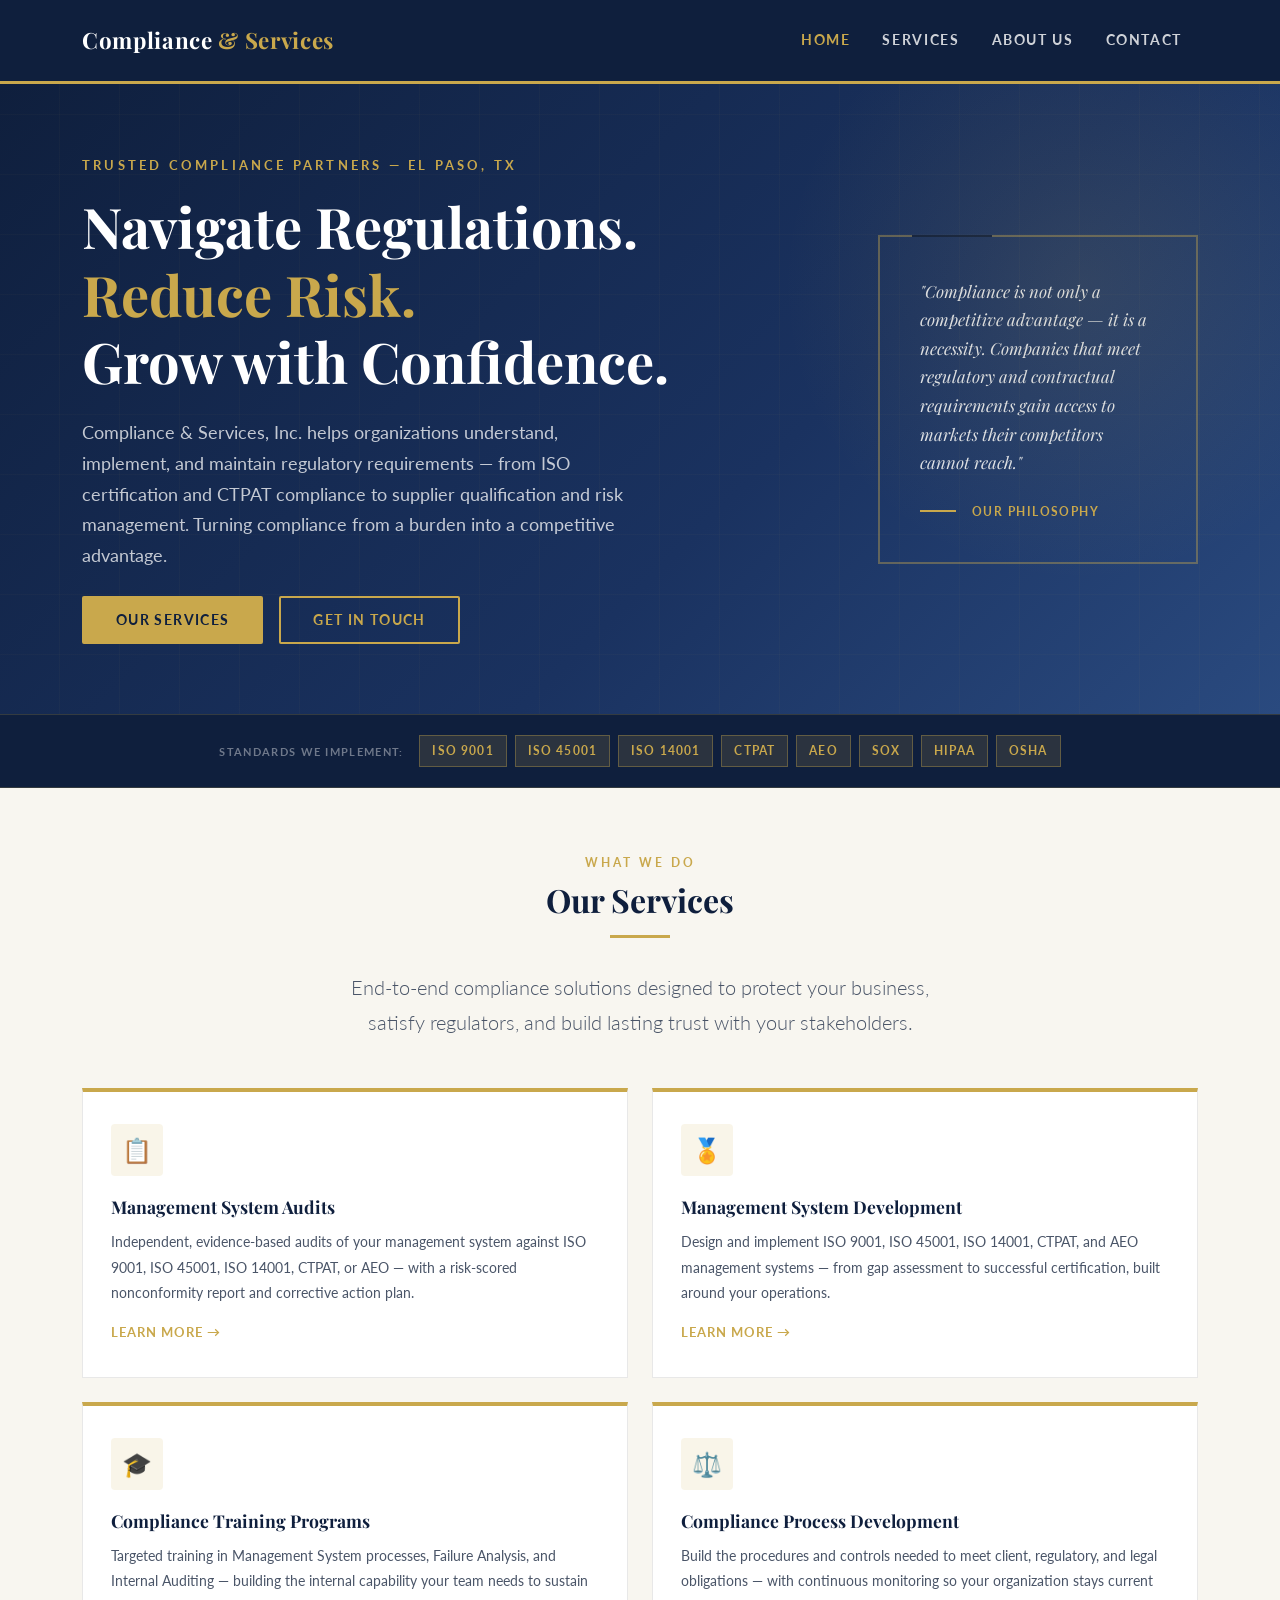
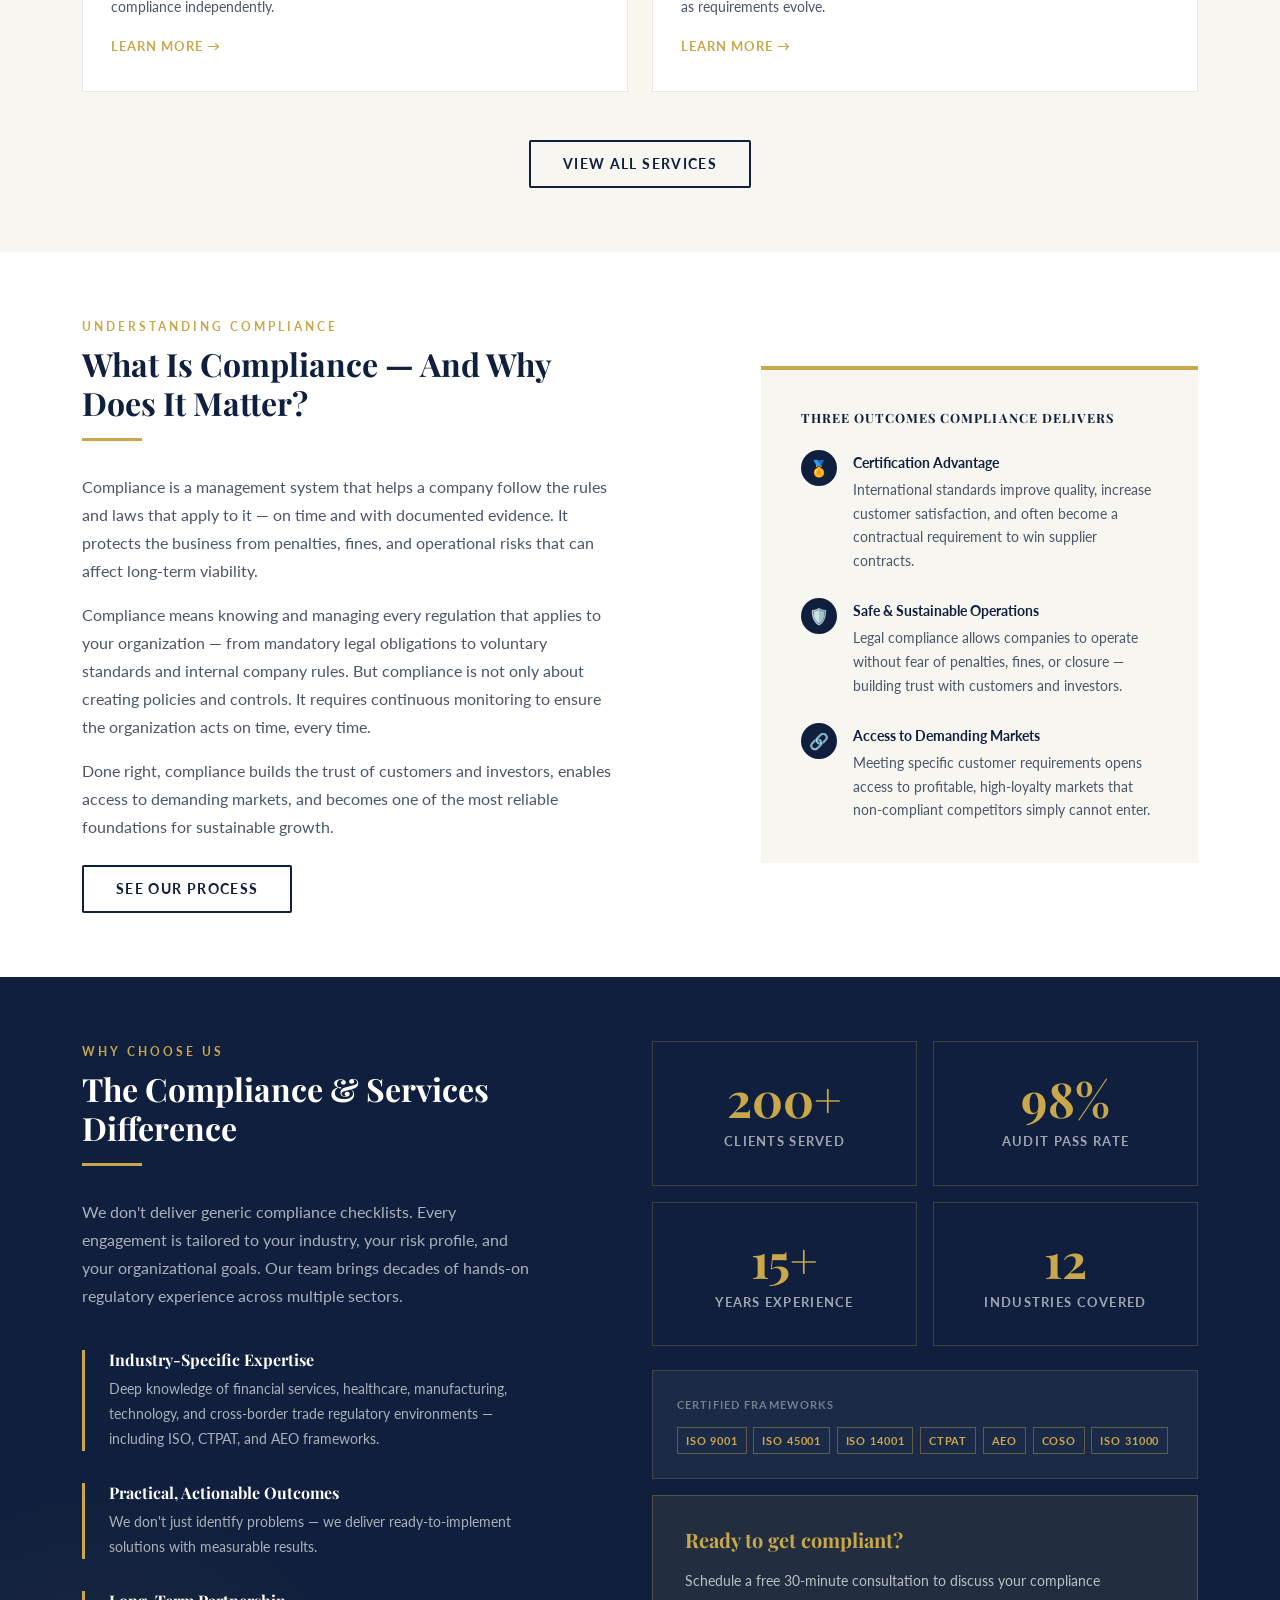
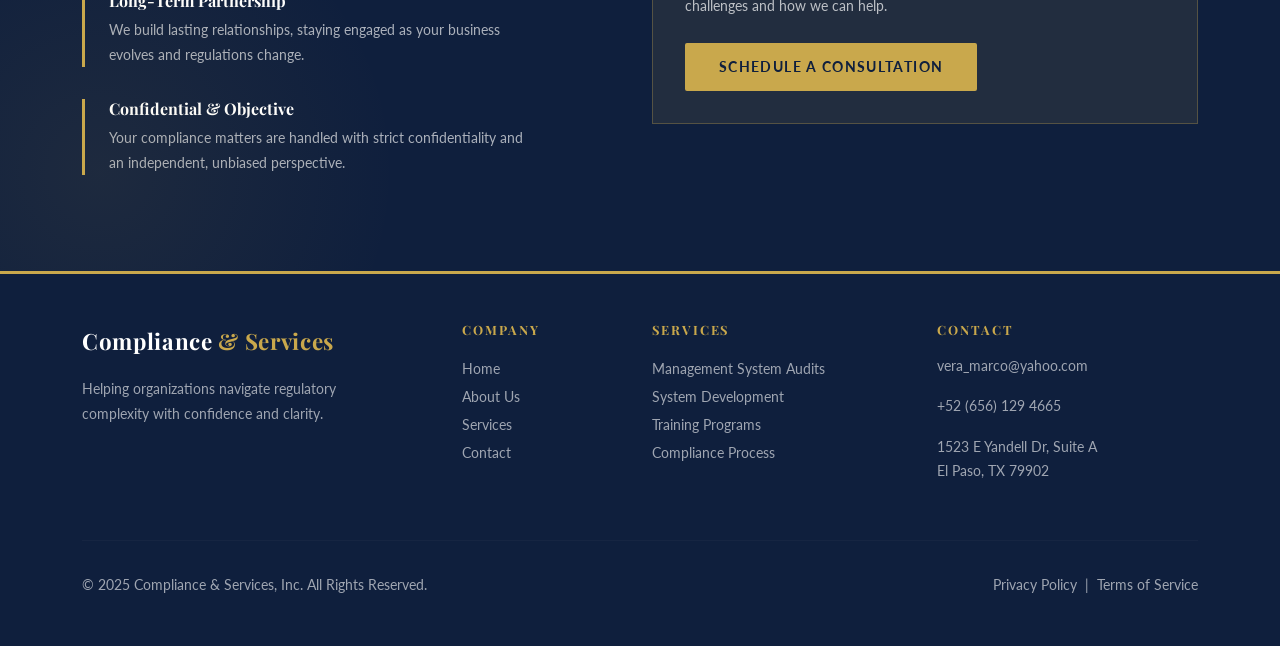
<file: index.html>
<!DOCTYPE html>
<html lang="en">
<head>
    <meta charset="UTF-8">
    <meta name="viewport" content="width=device-width, initial-scale=1.0">
    <meta name="description" content="Compliance &amp; Services, Inc. — Expert regulatory compliance, risk management, ISO certification, and audit services in El Paso, TX.">
    <title>Compliance &amp; Services, Inc.</title>
    <link href="https://cdn.jsdelivr.net/npm/bootstrap@5.3.0-alpha1/dist/css/bootstrap.min.css" rel="stylesheet">
    <link rel="stylesheet" href="css/styles.css">
</head>
<body>

    <!-- ===== NAVBAR ===== -->
    <nav class="navbar navbar-expand-lg navbar-dark sticky-top">
        <div class="container">
            <a class="navbar-brand" href="index.html">
                Compliance <span>&amp; Services</span>
            </a>
            <button class="navbar-toggler" type="button" data-bs-toggle="collapse"
                data-bs-target="#navbarNav" aria-controls="navbarNav"
                aria-expanded="false" aria-label="Toggle navigation">
                <span class="navbar-toggler-icon"></span>
            </button>
            <div class="collapse navbar-collapse" id="navbarNav">
                <ul class="navbar-nav ms-auto">
                    <li class="nav-item"><a class="nav-link active" href="#home">Home</a></li>
                    <li class="nav-item"><a class="nav-link" href="#services">Services</a></li>
                    <li class="nav-item"><a class="nav-link" href="pages/about.html">About Us</a></li>
                    <li class="nav-item"><a class="nav-link" href="pages/contact.html">Contact</a></li>
                </ul>
            </div>
        </div>
    </nav>

    <!-- ===== HERO ===== -->
    <section id="home" class="hero d-flex align-items-center py-5">
        <div class="container">
            <div class="row align-items-center">
                <div class="col-lg-7">
                    <div class="hero-content">
                        <span class="hero-eyebrow fade-up fade-up-1">Trusted Compliance Partners — El Paso, TX</span>
                        <h1 class="fade-up fade-up-2">
                            Navigate Regulations.<br>
                            <span>Reduce Risk.</span><br>
                            Grow with Confidence.
                        </h1>
                        <p class="my-4 fade-up fade-up-3">
                            Compliance &amp; Services, Inc. helps organizations understand, implement, and maintain 
                            regulatory requirements — from ISO certification and CTPAT compliance to supplier 
                            qualification and risk management. Turning compliance from a burden into a 
                            competitive advantage.
                        </p>
                        <div class="d-flex gap-3 flex-wrap fade-up fade-up-4">
                            <a href="#services" class="btn btn-gold">Our Services</a>
                            <a href="pages/contact.html" class="btn btn-outline-gold">Get in Touch</a>
                        </div>
                    </div>
                </div>
                <div class="col-lg-5 d-none d-lg-flex justify-content-end">
                    <div style="border: 2px solid rgba(201,168,76,0.4); padding: 2.5rem; position: relative; max-width: 320px; width: 100%;">
                        <div style="position: absolute; top: -2px; left: 2rem; width: 80px; height: 2px; background: var(--navy);"></div>
                        <p style="font-family: var(--font-display); font-size: 1.05rem; color: rgba(255,255,255,0.85); font-style: italic; line-height: 1.7; margin: 0;">
                            "Compliance is not only a competitive advantage — it is a necessity. Companies that meet 
                            regulatory and contractual requirements gain access to markets their competitors cannot reach."
                        </p>
                        <div style="margin-top: 1.5rem; display: flex; align-items: center; gap: 1rem;">
                            <div style="width: 36px; height: 2px; background: var(--gold);"></div>
                            <span style="font-size: 0.75rem; font-weight: 700; letter-spacing: 0.12em; text-transform: uppercase; color: var(--gold);">Our Philosophy</span>
                        </div>
                    </div>
                </div>
            </div>
        </div>
    </section>

    <!-- ===== CREDENTIALS BAR ===== -->
    <section style="background: var(--navy); border-top: 1px solid rgba(201,168,76,0.2); border-bottom: 1px solid rgba(201,168,76,0.2); padding: 1.25rem 0;">
        <div class="container">
            <div class="d-flex align-items-center justify-content-center flex-wrap gap-2">
                <span style="font-size: 0.68rem; font-weight: 700; letter-spacing: 0.12em; text-transform: uppercase; color: rgba(255,255,255,0.4); margin-right: 0.5rem;">Standards We Implement:</span>
                <span style="font-size: 0.72rem; font-weight: 700; letter-spacing: 0.1em; text-transform: uppercase; background: rgba(201,168,76,0.15); color: var(--gold); border: 1px solid rgba(201,168,76,0.35); padding: 0.3rem 0.75rem;">ISO 9001</span>
                <span style="font-size: 0.72rem; font-weight: 700; letter-spacing: 0.1em; text-transform: uppercase; background: rgba(201,168,76,0.15); color: var(--gold); border: 1px solid rgba(201,168,76,0.35); padding: 0.3rem 0.75rem;">ISO 45001</span>
                <span style="font-size: 0.72rem; font-weight: 700; letter-spacing: 0.1em; text-transform: uppercase; background: rgba(201,168,76,0.15); color: var(--gold); border: 1px solid rgba(201,168,76,0.35); padding: 0.3rem 0.75rem;">ISO 14001</span>
                <span style="font-size: 0.72rem; font-weight: 700; letter-spacing: 0.1em; text-transform: uppercase; background: rgba(201,168,76,0.15); color: var(--gold); border: 1px solid rgba(201,168,76,0.35); padding: 0.3rem 0.75rem;">CTPAT</span>
                <span style="font-size: 0.72rem; font-weight: 700; letter-spacing: 0.1em; text-transform: uppercase; background: rgba(201,168,76,0.15); color: var(--gold); border: 1px solid rgba(201,168,76,0.35); padding: 0.3rem 0.75rem;">AEO</span>
                <span style="font-size: 0.72rem; font-weight: 700; letter-spacing: 0.1em; text-transform: uppercase; background: rgba(201,168,76,0.15); color: var(--gold); border: 1px solid rgba(201,168,76,0.35); padding: 0.3rem 0.75rem;">SOX</span>
                <span style="font-size: 0.72rem; font-weight: 700; letter-spacing: 0.1em; text-transform: uppercase; background: rgba(201,168,76,0.15); color: var(--gold); border: 1px solid rgba(201,168,76,0.35); padding: 0.3rem 0.75rem;">HIPAA</span>
                <span style="font-size: 0.72rem; font-weight: 700; letter-spacing: 0.1em; text-transform: uppercase; background: rgba(201,168,76,0.15); color: var(--gold); border: 1px solid rgba(201,168,76,0.35); padding: 0.3rem 0.75rem;">OSHA</span>
            </div>
        </div>
    </section>

    <!-- ===== SERVICES SUMMARY ===== -->
    <section id="services" class="py-5 bg-off-white">
        <div class="container py-3">
            <div class="text-center mb-5">
                <span class="section-eyebrow">What We Do</span>
                <h2>Our Services</h2>
                <div class="section-divider center"></div>
                <p class="lead" style="max-width: 600px; margin: 0 auto;">
                    End-to-end compliance solutions designed to protect your business, 
                    satisfy regulators, and build lasting trust with your stakeholders.
                </p>
            </div>

            <div class="row g-4">
                <!-- Service 1 -->
                <div class="col-lg-6 col-md-6">
                    <a href="pages/services/regulatory-compliance-audit.html" class="text-decoration-none">
                        <div class="service-card">
                            <div class="service-icon">📋</div>
                            <h5>Management System Audits</h5>
                            <p>Independent, evidence-based audits of your management system against ISO 9001, ISO 45001, ISO 14001, CTPAT, or AEO — with a risk-scored nonconformity report and corrective action plan.</p>
                            <span style="font-size: 0.8rem; font-weight: 700; letter-spacing: 0.08em; text-transform: uppercase; color: var(--gold); margin-top: 1rem; display: inline-block;">Learn More →</span>
                        </div>
                    </a>
                </div>
                <!-- Service 2 -->
                <div class="col-lg-6 col-md-6">
                    <a href="pages/services.html" class="text-decoration-none">
                        <div class="service-card">
                            <div class="service-icon">🏅</div>
                            <h5>Management System Development</h5>
                            <p>Design and implement ISO 9001, ISO 45001, ISO 14001, CTPAT, and AEO management systems — from gap assessment to successful certification, built around your operations.</p>
                            <span style="font-size: 0.8rem; font-weight: 700; letter-spacing: 0.08em; text-transform: uppercase; color: var(--gold); margin-top: 1rem; display: inline-block;">Learn More →</span>
                        </div>
                    </a>
                </div>
                <!-- Service 3 -->
                <div class="col-lg-6 col-md-6">
                    <a href="pages/services.html" class="text-decoration-none">
                        <div class="service-card">
                            <div class="service-icon">🎓</div>
                            <h5>Compliance Training Programs</h5>
                            <p>Targeted training in Management System processes, Failure Analysis, and Internal Auditing — building the internal capability your team needs to sustain compliance independently.</p>
                            <span style="font-size: 0.8rem; font-weight: 700; letter-spacing: 0.08em; text-transform: uppercase; color: var(--gold); margin-top: 1rem; display: inline-block;">Learn More →</span>
                        </div>
                    </a>
                </div>
                <!-- Service 4 -->
                <div class="col-lg-6 col-md-6">
                    <a href="pages/services.html" class="text-decoration-none">
                        <div class="service-card">
                            <div class="service-icon">⚖️</div>
                            <h5>Compliance Process Development</h5>
                            <p>Build the procedures and controls needed to meet client, regulatory, and legal obligations — with continuous monitoring so your organization stays current as requirements evolve.</p>
                            <span style="font-size: 0.8rem; font-weight: 700; letter-spacing: 0.08em; text-transform: uppercase; color: var(--gold); margin-top: 1rem; display: inline-block;">Learn More →</span>
                        </div>
                    </a>
                </div>
            </div>

            <div class="text-center mt-5">
                <a href="pages/services.html" class="btn btn-outline-navy">View All Services</a>
            </div>
        </div>
    </section>

    <!-- ===== WHAT IS COMPLIANCE ===== -->
    <section class="py-5">
        <div class="container py-3">
            <div class="row align-items-center g-5">
                <div class="col-lg-6">
                    <span class="section-eyebrow">Understanding Compliance</span>
                    <h2>What Is Compliance — And Why Does It Matter?</h2>
                    <div class="section-divider"></div>
                    <p>
                        Compliance is a management system that helps a company follow the rules and laws that apply 
                        to it — on time and with documented evidence. It protects the business from penalties, fines, 
                        and operational risks that can affect long-term viability.
                    </p>
                    <p>
                        Compliance means knowing and managing every regulation that applies to your organization — 
                        from mandatory legal obligations to voluntary standards and internal company rules. 
                        But compliance is not only about creating policies and controls. It requires continuous 
                        monitoring to ensure the organization acts on time, every time.
                    </p>
                    <p>
                        Done right, compliance builds the trust of customers and investors, enables access to 
                        demanding markets, and becomes one of the most reliable foundations for sustainable growth.
                    </p>
                    <a href="pages/services/regulatory-compliance-audit.html" class="btn btn-outline-navy mt-2">See Our Process</a>
                </div>
                <div class="col-lg-5 offset-lg-1">
                    <div style="background: var(--off-white); border-top: 4px solid var(--gold); padding: 2.5rem;">
                        <h5 style="color: var(--navy); margin-bottom: 1.5rem; text-transform: uppercase; letter-spacing: 0.08em; font-size: 0.8rem; font-weight: 700;">Three Outcomes Compliance Delivers</h5>
                        <div style="display: flex; gap: 1rem; align-items: flex-start; margin-bottom: 1.5rem;">
                            <div style="width: 36px; height: 36px; background: var(--navy); border-radius: 50%; display: flex; align-items: center; justify-content: center; flex-shrink: 0; font-size: 1rem;">🏅</div>
                            <div>
                                <p style="font-weight: 700; color: var(--navy); margin: 0 0 0.25rem 0; font-size: 0.9rem;">Certification Advantage</p>
                                <p style="color: var(--slate); font-size: 0.85rem; margin: 0;">International standards improve quality, increase customer satisfaction, and often become a contractual requirement to win supplier contracts.</p>
                            </div>
                        </div>
                        <div style="display: flex; gap: 1rem; align-items: flex-start; margin-bottom: 1.5rem;">
                            <div style="width: 36px; height: 36px; background: var(--navy); border-radius: 50%; display: flex; align-items: center; justify-content: center; flex-shrink: 0; font-size: 1rem;">🛡️</div>
                            <div>
                                <p style="font-weight: 700; color: var(--navy); margin: 0 0 0.25rem 0; font-size: 0.9rem;">Safe &amp; Sustainable Operations</p>
                                <p style="color: var(--slate); font-size: 0.85rem; margin: 0;">Legal compliance allows companies to operate without fear of penalties, fines, or closure — building trust with customers and investors.</p>
                            </div>
                        </div>
                        <div style="display: flex; gap: 1rem; align-items: flex-start;">
                            <div style="width: 36px; height: 36px; background: var(--navy); border-radius: 50%; display: flex; align-items: center; justify-content: center; flex-shrink: 0; font-size: 1rem;">🔗</div>
                            <div>
                                <p style="font-weight: 700; color: var(--navy); margin: 0 0 0.25rem 0; font-size: 0.9rem;">Access to Demanding Markets</p>
                                <p style="color: var(--slate); font-size: 0.85rem; margin: 0;">Meeting specific customer requirements opens access to profitable, high-loyalty markets that non-compliant competitors simply cannot enter.</p>
                            </div>
                        </div>
                    </div>
                </div>
            </div>
        </div>
    </section>

    <!-- ===== WHY CHOOSE US ===== -->
    <section class="why-section py-5">
        <div class="container py-3">
            <div class="row align-items-start">
                <div class="col-lg-5 mb-5 mb-lg-0">
                    <span class="section-eyebrow">Why Choose Us</span>
                    <h2 style="color: white;">The Compliance &amp; Services Difference</h2>
                    <div class="section-divider"></div>
                    <p style="color: rgba(255,255,255,0.65); margin-bottom: 2.5rem;">
                        We don't deliver generic compliance checklists. Every engagement is tailored 
                        to your industry, your risk profile, and your organizational goals. 
                        Our team brings decades of hands-on regulatory experience across multiple sectors.
                    </p>

                    <div class="why-card">
                        <h5>Industry-Specific Expertise</h5>
                        <p>Deep knowledge of financial services, healthcare, manufacturing, technology, and cross-border trade regulatory environments — including ISO, CTPAT, and AEO frameworks.</p>
                    </div>
                    <div class="why-card">
                        <h5>Practical, Actionable Outcomes</h5>
                        <p>We don't just identify problems — we deliver ready-to-implement solutions with measurable results.</p>
                    </div>
                    <div class="why-card">
                        <h5>Long-Term Partnership</h5>
                        <p>We build lasting relationships, staying engaged as your business evolves and regulations change.</p>
                    </div>
                    <div class="why-card">
                        <h5>Confidential &amp; Objective</h5>
                        <p>Your compliance matters are handled with strict confidentiality and an independent, unbiased perspective.</p>
                    </div>
                </div>

                <div class="col-lg-6 offset-lg-1">
                    <div class="row g-3">
                        <div class="col-6">
                            <div class="why-stat">
                                <div class="stat-number">200+</div>
                                <span class="stat-label">Clients Served</span>
                            </div>
                        </div>
                        <div class="col-6">
                            <div class="why-stat">
                                <div class="stat-number">98%</div>
                                <span class="stat-label">Audit Pass Rate</span>
                            </div>
                        </div>
                        <div class="col-6">
                            <div class="why-stat">
                                <div class="stat-number">15+</div>
                                <span class="stat-label">Years Experience</span>
                            </div>
                        </div>
                        <div class="col-6">
                            <div class="why-stat">
                                <div class="stat-number">12</div>
                                <span class="stat-label">Industries Covered</span>
                            </div>
                        </div>
                    </div>

                    <!-- Standards badges inside Why section -->
                    <div style="margin-top: 1.5rem; background: rgba(255,255,255,0.05); border: 1px solid rgba(201,168,76,0.2); padding: 1.5rem;">
                        <p style="font-size: 0.7rem; font-weight: 700; letter-spacing: 0.1em; text-transform: uppercase; color: rgba(255,255,255,0.4); margin-bottom: 0.75rem;">Certified Frameworks</p>
                        <div style="display: flex; flex-wrap: wrap; gap: 0.4rem;">
                            <span style="font-size: 0.68rem; font-weight: 700; letter-spacing: 0.08em; text-transform: uppercase; border: 1px solid rgba(201,168,76,0.4); color: var(--gold); padding: 0.2rem 0.5rem;">ISO 9001</span>
                            <span style="font-size: 0.68rem; font-weight: 700; letter-spacing: 0.08em; text-transform: uppercase; border: 1px solid rgba(201,168,76,0.4); color: var(--gold); padding: 0.2rem 0.5rem;">ISO 45001</span>
                            <span style="font-size: 0.68rem; font-weight: 700; letter-spacing: 0.08em; text-transform: uppercase; border: 1px solid rgba(201,168,76,0.4); color: var(--gold); padding: 0.2rem 0.5rem;">ISO 14001</span>
                            <span style="font-size: 0.68rem; font-weight: 700; letter-spacing: 0.08em; text-transform: uppercase; border: 1px solid rgba(201,168,76,0.4); color: var(--gold); padding: 0.2rem 0.5rem;">CTPAT</span>
                            <span style="font-size: 0.68rem; font-weight: 700; letter-spacing: 0.08em; text-transform: uppercase; border: 1px solid rgba(201,168,76,0.4); color: var(--gold); padding: 0.2rem 0.5rem;">AEO</span>
                            <span style="font-size: 0.68rem; font-weight: 700; letter-spacing: 0.08em; text-transform: uppercase; border: 1px solid rgba(201,168,76,0.4); color: var(--gold); padding: 0.2rem 0.5rem;">COSO</span>
                            <span style="font-size: 0.68rem; font-weight: 700; letter-spacing: 0.08em; text-transform: uppercase; border: 1px solid rgba(201,168,76,0.4); color: var(--gold); padding: 0.2rem 0.5rem;">ISO 31000</span>
                        </div>
                    </div>

                    <div style="margin-top: 1rem; background: rgba(201,168,76,0.1); border: 1px solid rgba(201,168,76,0.3); padding: 2rem;">
                        <h5 style="color: var(--gold); font-family: var(--font-display); margin-bottom: 1rem;">Ready to get compliant?</h5>
                        <p style="color: rgba(255,255,255,0.7); font-size: 0.9rem; margin-bottom: 1.5rem;">
                            Schedule a free 30-minute consultation to discuss your compliance challenges and how we can help.
                        </p>
                        <a href="pages/contact.html" class="btn btn-gold">Schedule a Consultation</a>
                    </div>
                </div>
            </div>
        </div>
    </section>

    <!-- ===== FOOTER ===== -->
    <footer class="py-5">
        <div class="container">
            <div class="row g-4 pb-4">
                <div class="col-lg-4">
                    <a class="navbar-brand mb-3 d-block" href="index.html" style="padding: 0;">
                        Compliance <span>&amp; Services</span>
                    </a>
                    <p style="max-width: 300px;">Helping organizations navigate regulatory complexity with confidence and clarity.</p>
                </div>
                <div class="col-lg-2 col-6">
                    <h5>Company</h5>
                    <ul class="list-unstyled">
                        <li><a href="index.html">Home</a></li>
                        <li><a href="pages/about.html">About Us</a></li>
                        <li><a href="pages/services.html">Services</a></li>
                        <li><a href="pages/contact.html">Contact</a></li>
                    </ul>
                </div>
                <div class="col-lg-3 col-6">
                    <h5>Services</h5>
                    <ul class="list-unstyled">
                        <li><a href="pages/services/regulatory-compliance-audit.html">Management System Audits</a></li>
                        <li><a href="pages/services.html">System Development</a></li>
                        <li><a href="pages/services.html">Training Programs</a></li>
                        <li><a href="pages/services.html">Compliance Process</a></li>
                    </ul>
                </div>
                <div class="col-lg-3">
                    <h5>Contact</h5>
                    <p>vera_marco@yahoo.com</p>
                    <p>+52 (656) 129 4665</p>
                    <p>1523 E Yandell Dr, Suite A<br>El Paso, TX 79902</p>
                </div>
            </div>
            <hr class="footer-divider">
            <div class="d-flex justify-content-between align-items-center flex-wrap gap-2 pt-3">
                <p style="margin: 0;">&copy; 2025 Compliance &amp; Services, Inc. All Rights Reserved.</p>
                <p style="margin: 0;"><a href="#">Privacy Policy</a> &nbsp;|&nbsp; <a href="#">Terms of Service</a></p>
            </div>
        </div>
    </footer>

    <script src="https://cdn.jsdelivr.net/npm/bootstrap@5.3.0-alpha1/dist/js/bootstrap.bundle.min.js"></script>
    <script src="js/scripts.js"></script>
</body>
</html>
</file>
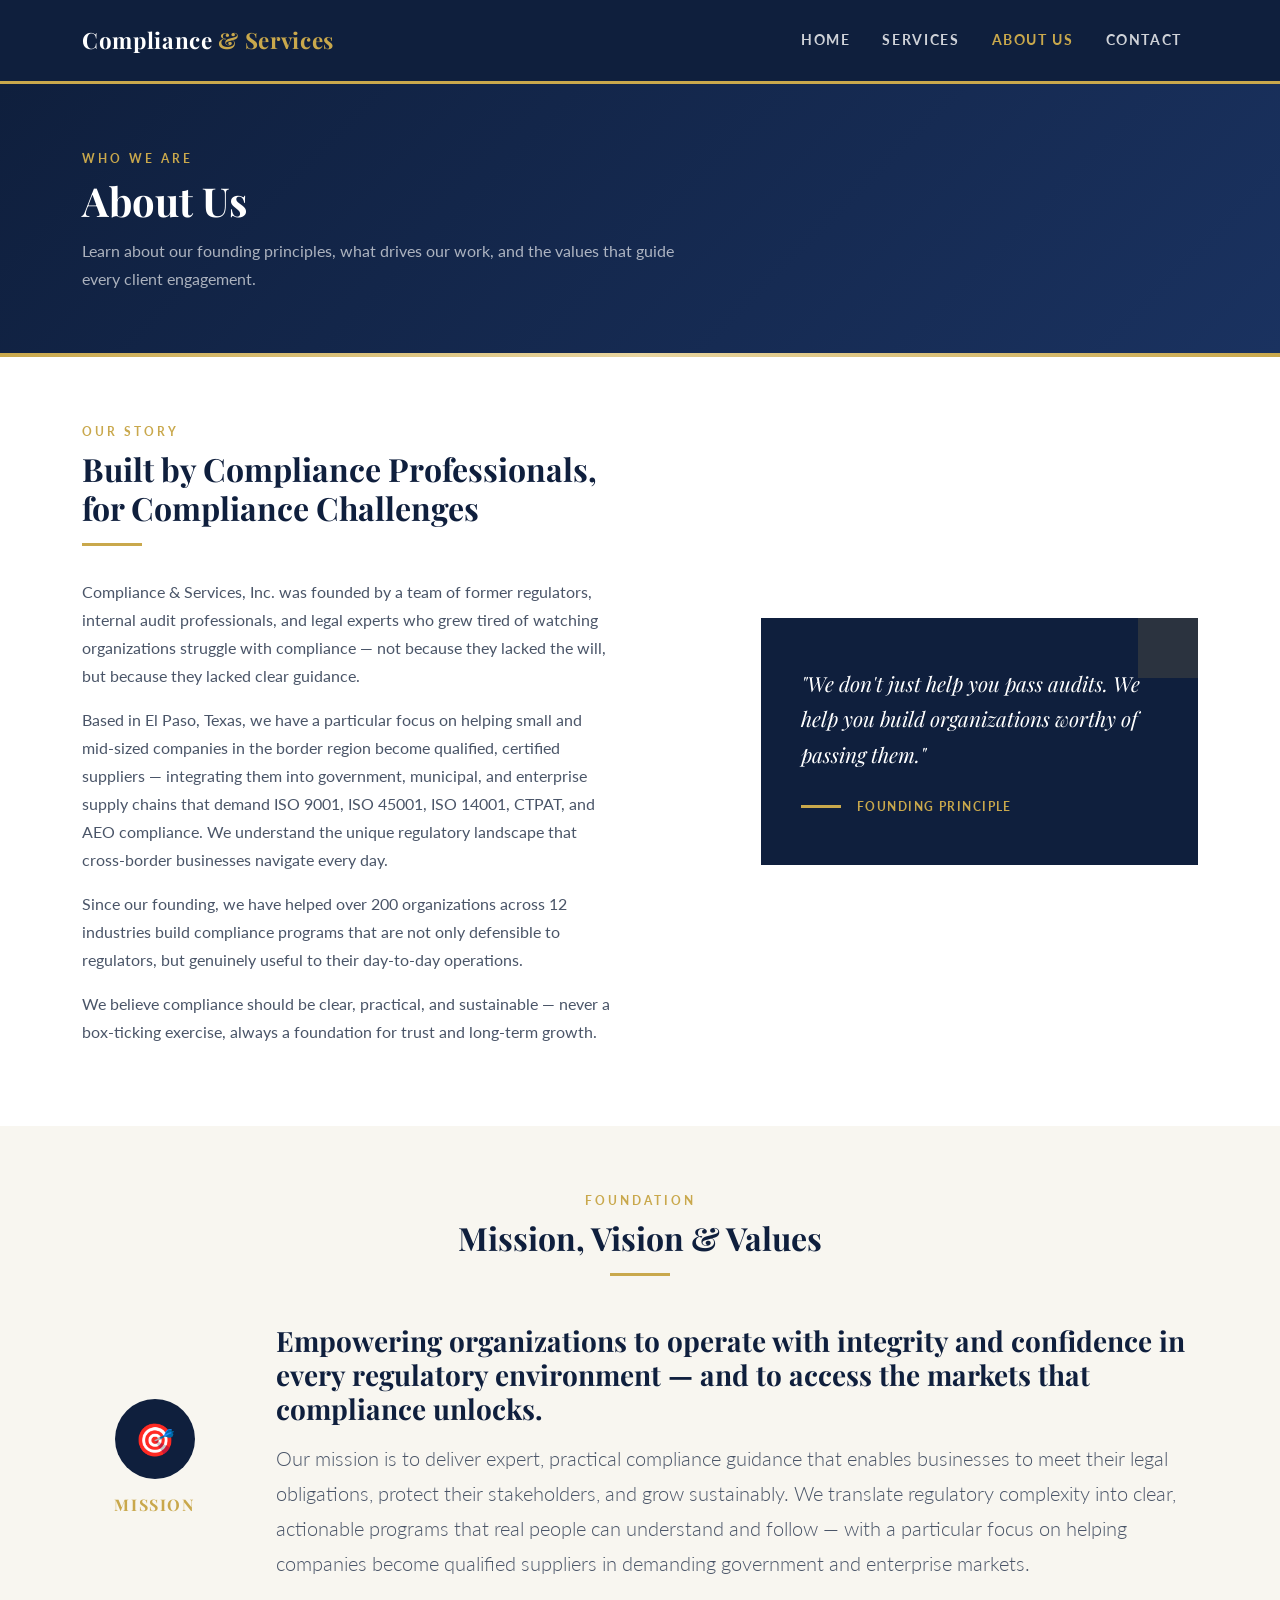
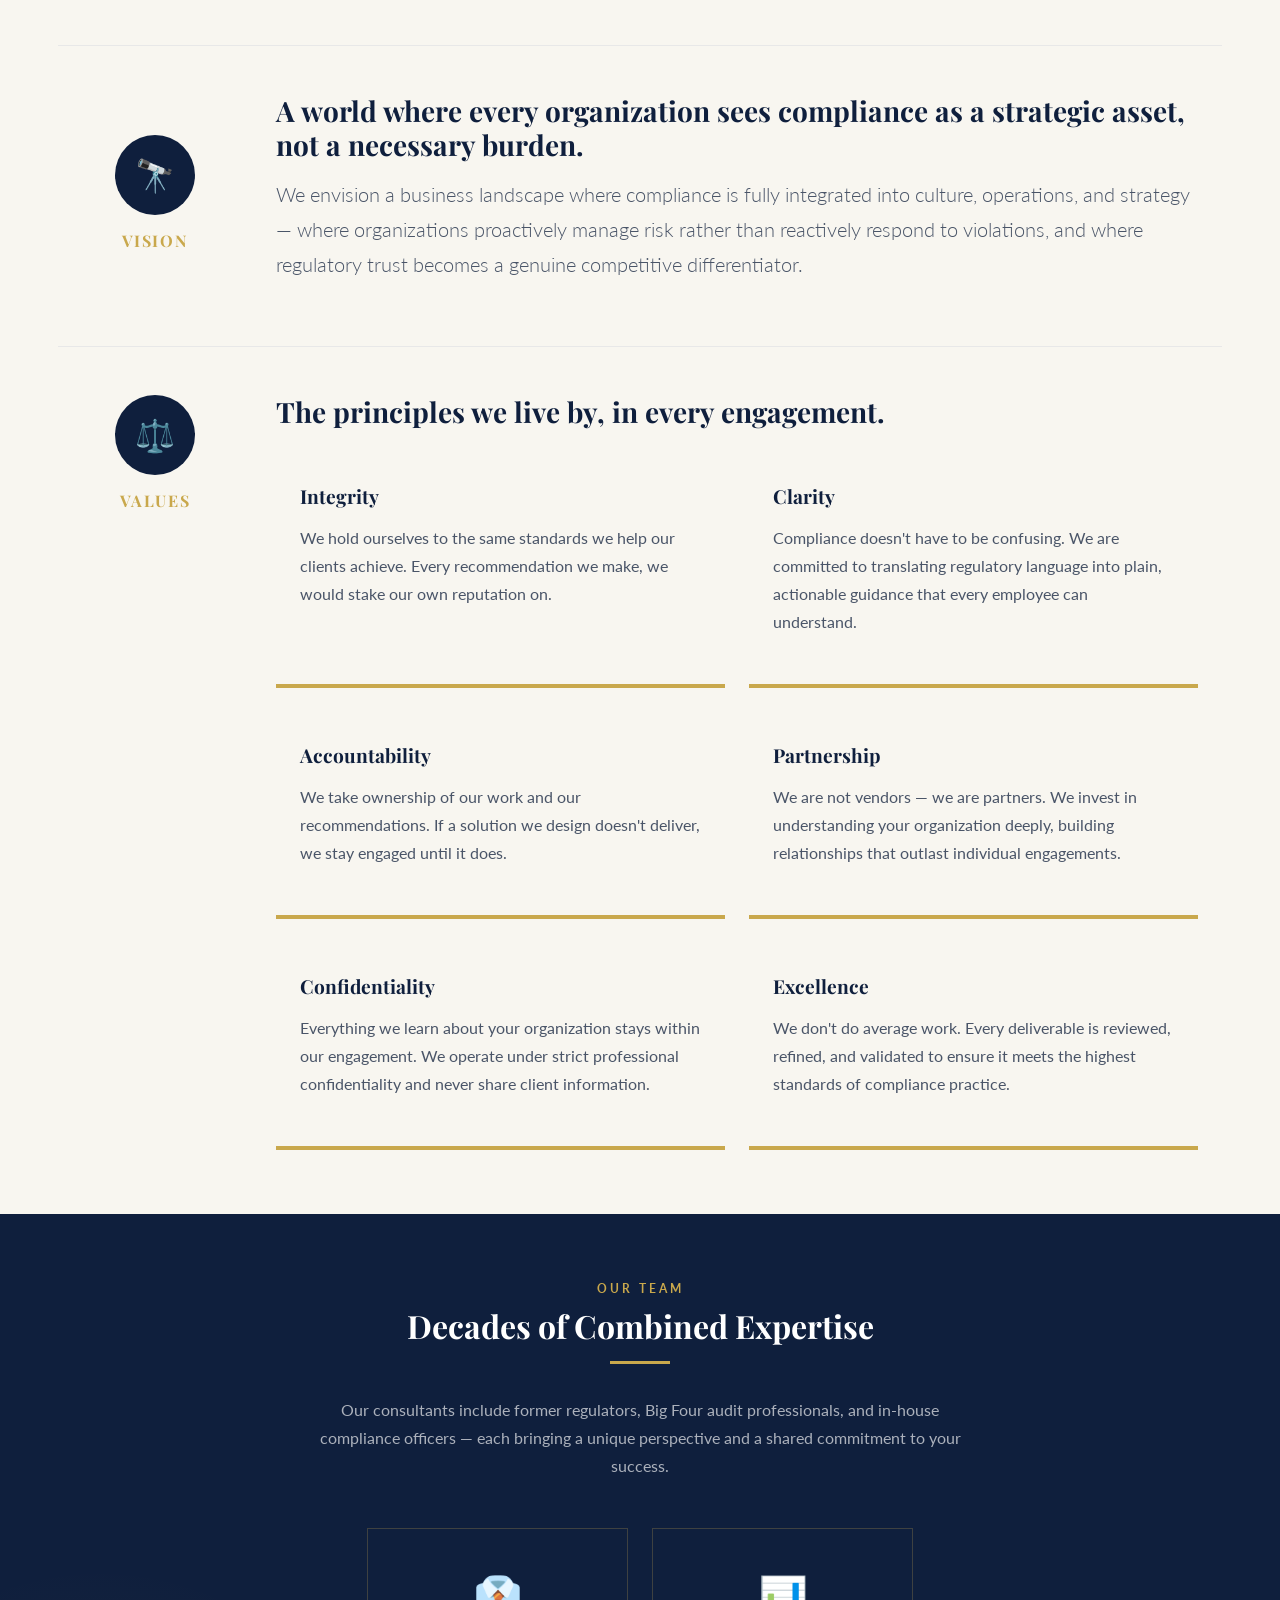
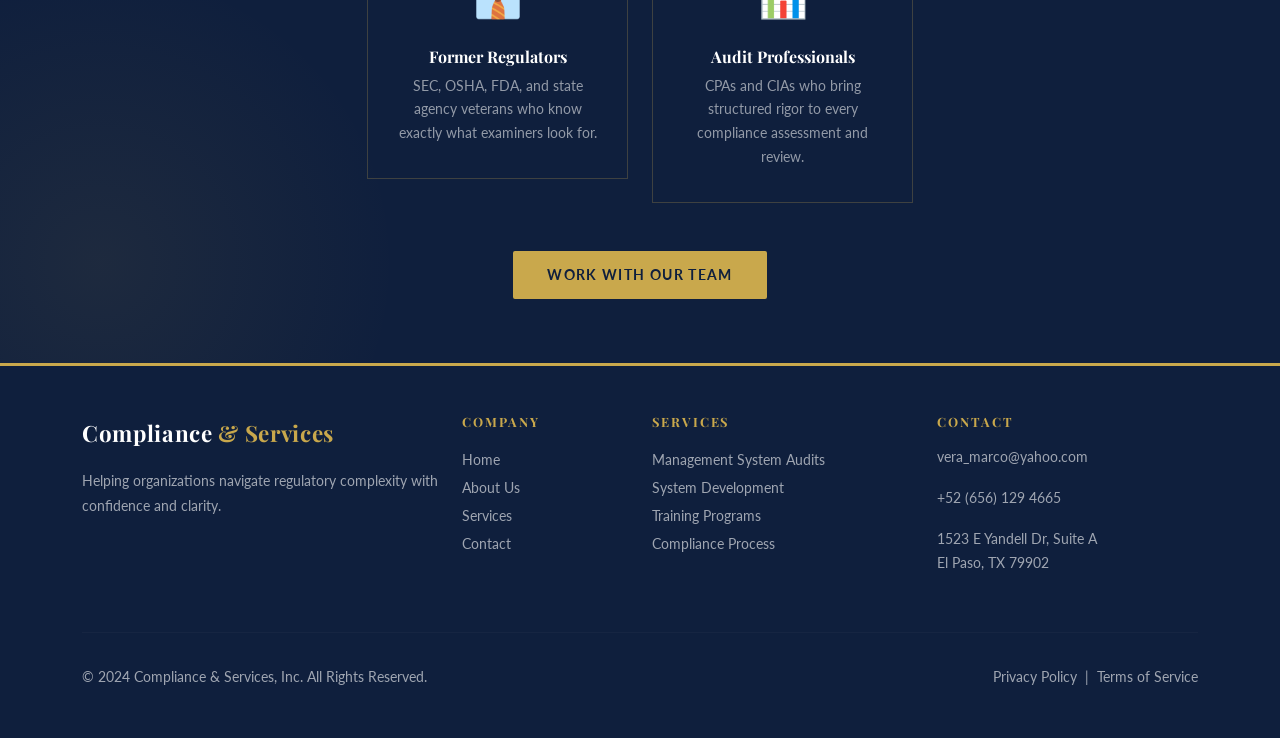
<file: pages/about.html>
<!DOCTYPE html>
<html lang="en">
<head>
    <meta charset="UTF-8">
    <meta name="viewport" content="width=device-width, initial-scale=1.0">
    <meta name="description" content="About Compliance &amp; Services, Inc. — Our mission, vision, and core values.">
    <title>About Us — Compliance &amp; Services, Inc.</title>
    <link href="https://cdn.jsdelivr.net/npm/bootstrap@5.3.0-alpha1/dist/css/bootstrap.min.css" rel="stylesheet">
    <link rel="stylesheet" href="../css/styles.css">
</head>
<body>

    <!-- ===== NAVBAR ===== -->
    <nav class="navbar navbar-expand-lg navbar-dark sticky-top">
        <div class="container">
            <a class="navbar-brand" href="../index.html">
                Compliance <span>&amp; Services</span>
            </a>
            <button class="navbar-toggler" type="button" data-bs-toggle="collapse"
                data-bs-target="#navbarNav" aria-controls="navbarNav"
                aria-expanded="false" aria-label="Toggle navigation">
                <span class="navbar-toggler-icon"></span>
            </button>
            <div class="collapse navbar-collapse" id="navbarNav">
                <ul class="navbar-nav ms-auto">
                    <li class="nav-item"><a class="nav-link" href="../index.html#home">Home</a></li>
                    <li class="nav-item"><a class="nav-link" href="../index.html#services">Services</a></li>
                    <li class="nav-item"><a class="nav-link active" href="about.html">About Us</a></li>
                    <li class="nav-item"><a class="nav-link" href="contact.html">Contact</a></li>
                </ul>
            </div>
        </div>
    </nav>

    <!-- ===== PAGE HEADER ===== -->
    <section class="page-header">
        <div class="container">
            <span class="section-eyebrow">Who We Are</span>
            <h1>About Us</h1>
            <p>Learn about our founding principles, what drives our work, and the values that guide every client engagement.</p>
        </div>
    </section>

    <!-- ===== INTRO ===== -->
    <section class="py-5">
        <div class="container py-3">
            <div class="row align-items-center g-5">
                <div class="col-lg-6">
                    <span class="section-eyebrow">Our Story</span>
                    <h2>Built by Compliance Professionals, for Compliance Challenges</h2>
                    <div class="section-divider"></div>
                    <p>
                        Compliance &amp; Services, Inc. was founded by a team of former regulators, 
                        internal audit professionals, and legal experts who grew tired of watching 
                        organizations struggle with compliance — not because they lacked the will, 
                        but because they lacked clear guidance.
                    </p>
                    <p>
                        Based in El Paso, Texas, we have a particular focus on helping small and mid-sized 
                        companies in the border region become qualified, certified suppliers — integrating 
                        them into government, municipal, and enterprise supply chains that demand ISO 9001, 
                        ISO 45001, ISO 14001, CTPAT, and AEO compliance. We understand the unique regulatory 
                        landscape that cross-border businesses navigate every day.
                    </p>
                    <p>
                        Since our founding, we have helped over 200 organizations across 12 industries 
                        build compliance programs that are not only defensible to regulators, but 
                        genuinely useful to their day-to-day operations.
                    </p>
                    <p>
                        We believe compliance should be clear, practical, and sustainable — never 
                        a box-ticking exercise, always a foundation for trust and long-term growth.
                    </p>
                </div>
                <div class="col-lg-5 offset-lg-1">
                    <div style="background-color: var(--navy); padding: 3rem 2.5rem; position: relative;">
                        <div style="position: absolute; top: 0; right: 0; width: 60px; height: 60px; background-color: var(--gold); opacity: 0.15;"></div>
                        <blockquote style="font-family: var(--font-display); font-size: 1.3rem; color: white; font-style: italic; line-height: 1.7; margin: 0 0 1.5rem 0;">
                            "We don't just help you pass audits. We help you build organizations worthy of passing them."
                        </blockquote>
                        <div style="display: flex; align-items: center; gap: 1rem;">
                            <div style="width: 40px; height: 3px; background: var(--gold);"></div>
                            <span style="font-size: 0.75rem; font-weight: 700; letter-spacing: 0.12em; text-transform: uppercase; color: var(--gold);">Founding Principle</span>
                        </div>
                    </div>
                </div>
            </div>
        </div>
    </section>

    <!-- ===== MISSION, VISION, VALUES ===== -->
    <section class="py-5 bg-off-white">
        <div class="container py-3">
            <div class="text-center mb-5">
                <span class="section-eyebrow">Foundation</span>
                <h2>Mission, Vision &amp; Values</h2>
                <div class="section-divider center"></div>
            </div>

            <!-- Mission -->
            <div class="row align-items-center g-5 mb-5 pb-5" style="border-bottom: 1px solid var(--light-gray);">
                <div class="col-lg-2 text-center">
                    <div style="width: 80px; height: 80px; background-color: var(--navy); border-radius: 50%; display: flex; align-items: center; justify-content: center; margin: 0 auto; font-size: 2rem;">🎯</div>
                    <h4 style="margin-top: 1rem; font-size: 1rem; text-transform: uppercase; letter-spacing: 0.1em; color: var(--gold);">Mission</h4>
                </div>
                <div class="col-lg-10">
                    <h3>Empowering organizations to operate with integrity and confidence in every regulatory environment — and to access the markets that compliance unlocks.</h3>
                    <p class="lead mt-3">
                        Our mission is to deliver expert, practical compliance guidance that enables businesses to meet their legal obligations, 
                        protect their stakeholders, and grow sustainably. We translate regulatory complexity into clear, 
                        actionable programs that real people can understand and follow — with a particular focus on helping 
                        companies become qualified suppliers in demanding government and enterprise markets.
                    </p>
                </div>
            </div>

            <!-- Vision -->
            <div class="row align-items-center g-5 mb-5 pb-5" style="border-bottom: 1px solid var(--light-gray);">
                <div class="col-lg-2 text-center">
                    <div style="width: 80px; height: 80px; background-color: var(--navy); border-radius: 50%; display: flex; align-items: center; justify-content: center; margin: 0 auto; font-size: 2rem;">🔭</div>
                    <h4 style="margin-top: 1rem; font-size: 1rem; text-transform: uppercase; letter-spacing: 0.1em; color: var(--gold);">Vision</h4>
                </div>
                <div class="col-lg-10">
                    <h3>A world where every organization sees compliance as a strategic asset, not a necessary burden.</h3>
                    <p class="lead mt-3">
                        We envision a business landscape where compliance is fully integrated into culture, operations, and strategy — 
                        where organizations proactively manage risk rather than reactively respond to violations, 
                        and where regulatory trust becomes a genuine competitive differentiator.
                    </p>
                </div>
            </div>

            <!-- Values -->
            <div class="row align-items-start g-5">
                <div class="col-lg-2 text-center">
                    <div style="width: 80px; height: 80px; background-color: var(--navy); border-radius: 50%; display: flex; align-items: center; justify-content: center; margin: 0 auto; font-size: 2rem;">⚖️</div>
                    <h4 style="margin-top: 1rem; font-size: 1rem; text-transform: uppercase; letter-spacing: 0.1em; color: var(--gold);">Values</h4>
                </div>
                <div class="col-lg-10">
                    <h3 class="mb-4">The principles we live by, in every engagement.</h3>
                    <div class="row g-4">
                        <div class="col-md-6">
                            <div class="value-card">
                                <h4>Integrity</h4>
                                <p>We hold ourselves to the same standards we help our clients achieve. Every recommendation we make, we would stake our own reputation on.</p>
                            </div>
                        </div>
                        <div class="col-md-6">
                            <div class="value-card">
                                <h4>Clarity</h4>
                                <p>Compliance doesn't have to be confusing. We are committed to translating regulatory language into plain, actionable guidance that every employee can understand.</p>
                            </div>
                        </div>
                        <div class="col-md-6">
                            <div class="value-card">
                                <h4>Accountability</h4>
                                <p>We take ownership of our work and our recommendations. If a solution we design doesn't deliver, we stay engaged until it does.</p>
                            </div>
                        </div>
                        <div class="col-md-6">
                            <div class="value-card">
                                <h4>Partnership</h4>
                                <p>We are not vendors — we are partners. We invest in understanding your organization deeply, building relationships that outlast individual engagements.</p>
                            </div>
                        </div>
                        <div class="col-md-6">
                            <div class="value-card">
                                <h4>Confidentiality</h4>
                                <p>Everything we learn about your organization stays within our engagement. We operate under strict professional confidentiality and never share client information.</p>
                            </div>
                        </div>
                        <div class="col-md-6">
                            <div class="value-card">
                                <h4>Excellence</h4>
                                <p>We don't do average work. Every deliverable is reviewed, refined, and validated to ensure it meets the highest standards of compliance practice.</p>
                            </div>
                        </div>
                    </div>
                </div>
            </div>
        </div>
    </section>

    <!-- ===== TEAM HIGHLIGHT ===== -->
    <section class="why-section py-5">
        <div class="container py-3 text-center">
            <span class="section-eyebrow">Our Team</span>
            <h2 style="color: white;">Decades of Combined Expertise</h2>
            <div class="section-divider center"></div>
            <p style="color: rgba(255,255,255,0.65); max-width: 650px; margin: 0 auto 3rem auto;">
                Our consultants include former regulators, Big Four audit professionals, 
                and in-house compliance officers — each bringing a unique 
                perspective and a shared commitment to your success.
            </p>
            <div class="row g-4 justify-content-center">
                <div class="col-lg-3 col-md-4 col-6">
                    <div style="border: 1px solid rgba(201,168,76,0.25); padding: 2rem 1.5rem;">
                        <div style="font-size: 2.5rem; margin-bottom: 1rem;">👔</div>
                        <h5 style="color: white; font-size: 1rem;">Former Regulators</h5>
                        <p style="color: rgba(255,255,255,0.55); font-size: 0.85rem; margin: 0;">SEC, OSHA, FDA, and state agency veterans who know exactly what examiners look for.</p>
                    </div>
                </div>
                <div class="col-lg-3 col-md-4 col-6">
                    <div style="border: 1px solid rgba(201,168,76,0.25); padding: 2rem 1.5rem;">
                        <div style="font-size: 2.5rem; margin-bottom: 1rem;">📊</div>
                        <h5 style="color: white; font-size: 1rem;">Audit Professionals</h5>
                        <p style="color: rgba(255,255,255,0.55); font-size: 0.85rem; margin: 0;">CPAs and CIAs who bring structured rigor to every compliance assessment and review.</p>
                    </div>
                </div>
            </div>
            <div class="mt-5">
                <a href="contact.html" class="btn btn-gold">Work With Our Team</a>
            </div>
        </div>
    </section>

    <!-- ===== FOOTER ===== -->
    <footer class="py-5">
        <div class="container">
            <div class="row g-4 pb-4">
                <div class="col-lg-4">
                    <a class="navbar-brand mb-3 d-block" href="../index.html" style="padding: 0;">
                        Compliance <span>&amp; Services</span>
                    </a>
                    <p>Helping organizations navigate regulatory complexity with confidence and clarity.</p>
                </div>
                <div class="col-lg-2 col-6">
                    <h5>Company</h5>
                    <ul class="list-unstyled">
                        <li><a href="../index.html">Home</a></li>
                        <li><a href="about.html">About Us</a></li>
                        <li><a href="services.html">Services</a></li>
                        <li><a href="contact.html">Contact</a></li>
                    </ul>
                </div>
                <div class="col-lg-3 col-6">
                    <h5>Services</h5>
                    <ul class="list-unstyled">
                        <li><a href="services/regulatory-compliance-audit.html">Management System Audits</a></li>
                        <li><a href="services.html">System Development</a></li>
                        <li><a href="services.html">Training Programs</a></li>
                        <li><a href="services.html">Compliance Process</a></li>
                    </ul>
                </div>
                <div class="col-lg-3">
                    <h5>Contact</h5>
                    <p>vera_marco@yahoo.com</p>
                    <p>+52 (656) 129 4665</p>
                    <p>1523 E Yandell Dr, Suite A<br>El Paso, TX 79902</p>
                </div>
            </div>
            <hr class="footer-divider">
            <div class="d-flex justify-content-between align-items-center flex-wrap gap-2 pt-3">
                <p style="margin: 0;">&copy; 2024 Compliance &amp; Services, Inc. All Rights Reserved.</p>
                <p style="margin: 0;"><a href="#">Privacy Policy</a> &nbsp;|&nbsp; <a href="#">Terms of Service</a></p>
            </div>
        </div>
    </footer>

    <script src="https://cdn.jsdelivr.net/npm/bootstrap@5.3.0-alpha1/dist/js/bootstrap.bundle.min.js"></script>
    <script src="../js/scripts.js"></script>
</body>
</html>
</file>
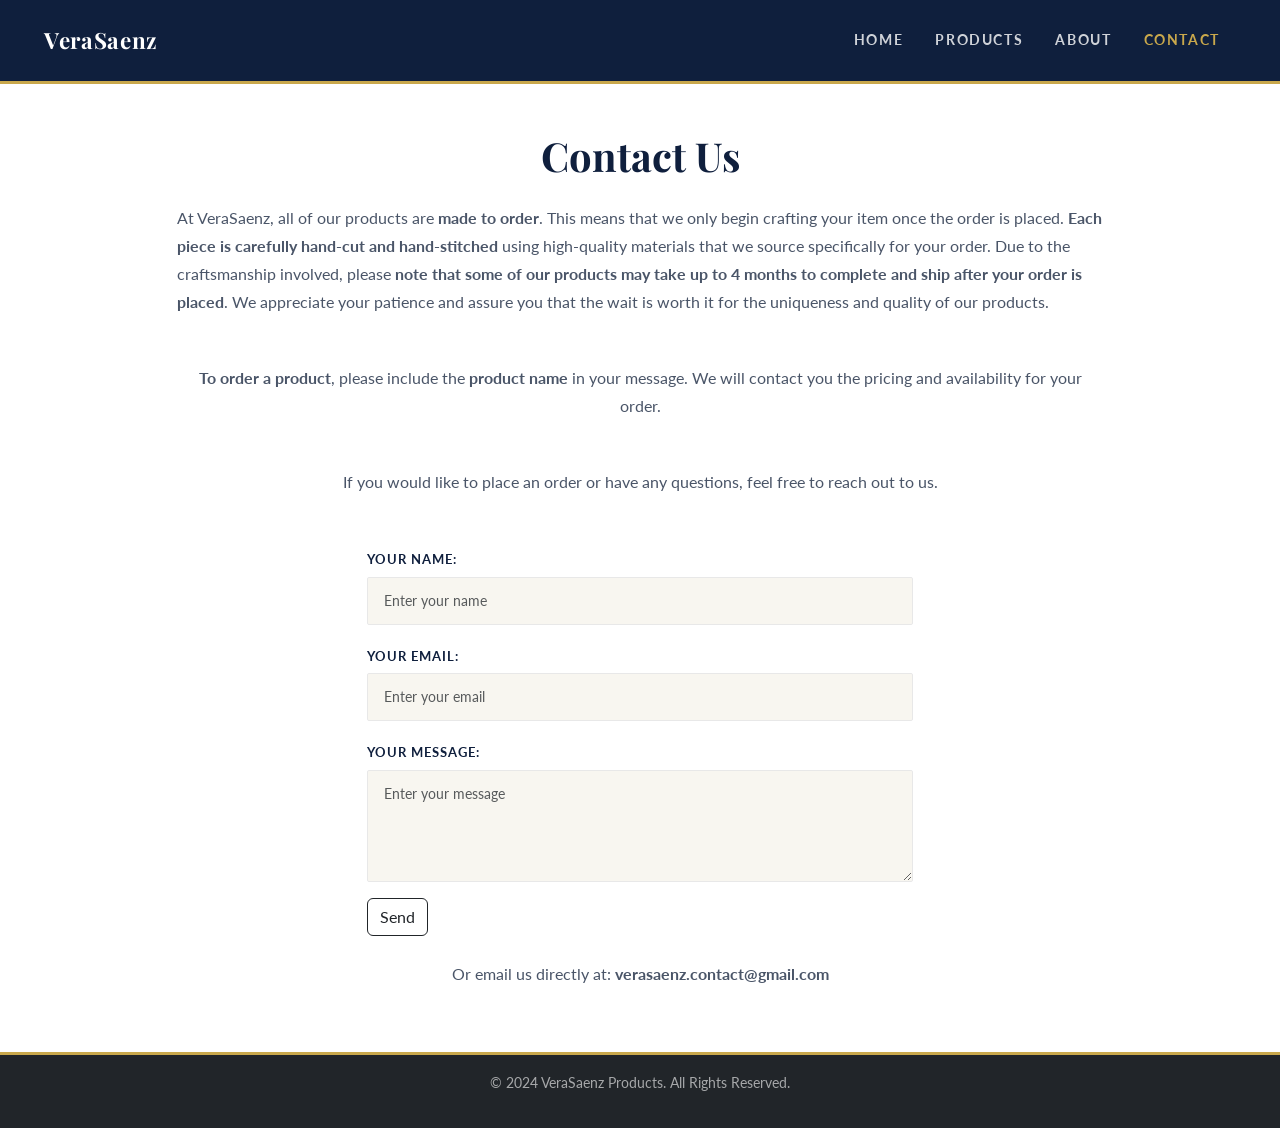
<file: pages/contact-us.html>
<!DOCTYPE html>
<html lang="en">

<head>
    <meta charset="UTF-8">
    <meta name="viewport" content="width=device-width, initial-scale=1.0">
    <meta name="description" content="Contact VeraSaenz for orders or questions regarding our handmade leather products">
    <title>Contact Us - VeraSaenz</title>
    <!-- Bootstrap CSS -->
    <link href="https://cdn.jsdelivr.net/npm/bootstrap@5.3.0-alpha1/dist/css/bootstrap.min.css" rel="stylesheet">
    <link rel="stylesheet" href="../css/styles.css">
</head>

<body>
    
    <!-- Navbar -->
    <nav class="navbar navbar-expand-lg navbar-dark bg-dark">
        <div class="container-fluid">
            <a class="navbar-brand" href="../index.html#">VeraSaenz</a>
            <button class="navbar-toggler" type="button" data-bs-toggle="collapse" data-bs-target="#navbarNav" aria-controls="navbarNav" aria-expanded="false" aria-label="Toggle navigation">
                <span class="navbar-toggler-icon"></span>
            </button>
            <div class="collapse navbar-collapse" id="navbarNav">
                <ul class="navbar-nav ms-auto">
                    <li class="nav-item"><a class="nav-link" href="../index.html#home">Home</a></li>
                    <li class="nav-item"><a class="nav-link" href="../index.html#products">Products</a></li>
                    <li class="nav-item"><a class="nav-link" href="../index.html#about">About</a></li>
                    <li class="nav-item"><a class="nav-link active" href="contact.html">Contact</a></li>
                </ul>
            </div>
        </div>
    </nav>

    <!-- Contact Us Section -->
    <section class="py-5">
        <div class="container">
            <div class="row justify-content-center">
                <div class="col-10">
                    <h1 class="text-center mb-4">Contact Us</h1>
                    <p class="text-justify mb-5">
                        At VeraSaenz, all of our products are <strong>made to order</strong>. This means that we only begin crafting your item once the order is placed. 
                        <strong>Each piece is carefully hand-cut and hand-stitched</strong> using high-quality materials that we source specifically for your order. 
                        Due to the craftsmanship involved, please <strong>note that some of our products may take up to 4 months to complete and ship after your order is placed</strong>.
                        We appreciate your patience and assure you that the wait is worth it for the uniqueness and quality of our products.
                    </p>

                    <p class="text-center mb-5">
                        <strong>To order a product</strong>, please include the <strong>product name</strong> in your message. We will contact you the pricing and availability for your order.
                    </p>

                    <p class="text-center mb-5">If you would like to place an order or have any questions, feel free to reach out to us.</p>
                </div>
            </div>

            <div class="row justify-content-center">
                <div class="col-lg-6 col-8">
                    <form action="https://formspree.io/f/xgvewkwv" method="POST">
                        <div class="mb-3">
                            <label for="name" class="form-label">Your Name:</label>
                            <input type="text" class="form-control" id="name" name="name" placeholder="Enter your name" required>
                        </div>
                        <div class="mb-3">
                            <label for="email" class="form-label">Your Email:</label>
                            <input type="email" class="form-control" id="email" name="email" placeholder="Enter your email" required>
                        </div>
                        <div class="mb-3">
                            <label for="message" class="form-label">Your Message:</label>
                            <textarea class="form-control" id="message" name="message" rows="4" placeholder="Enter your message" required></textarea>
                        </div>
                        <input type="hidden" name="_page" value="contact us">
                        <button type="submit" class="btn btn-outline-dark">Send</button>
                    </form>

                    <p class="text-center mt-4">
                        Or email us directly at: <strong>verasaenz.contact@gmail.com</strong>
                    </p>
                </div>
            </div>
        </div>
    </section>

    <!-- Footer -->
    <footer class="bg-dark text-white text-center py-3">
        <p>&copy; 2024 VeraSaenz Products. All Rights Reserved.</p>
    </footer>

    <!-- Bootstrap JS -->
    <script src="https://cdn.jsdelivr.net/npm/bootstrap@5.3.0-alpha1/dist/js/bootstrap.bundle.min.js"></script>

</body>

</html>
</file>
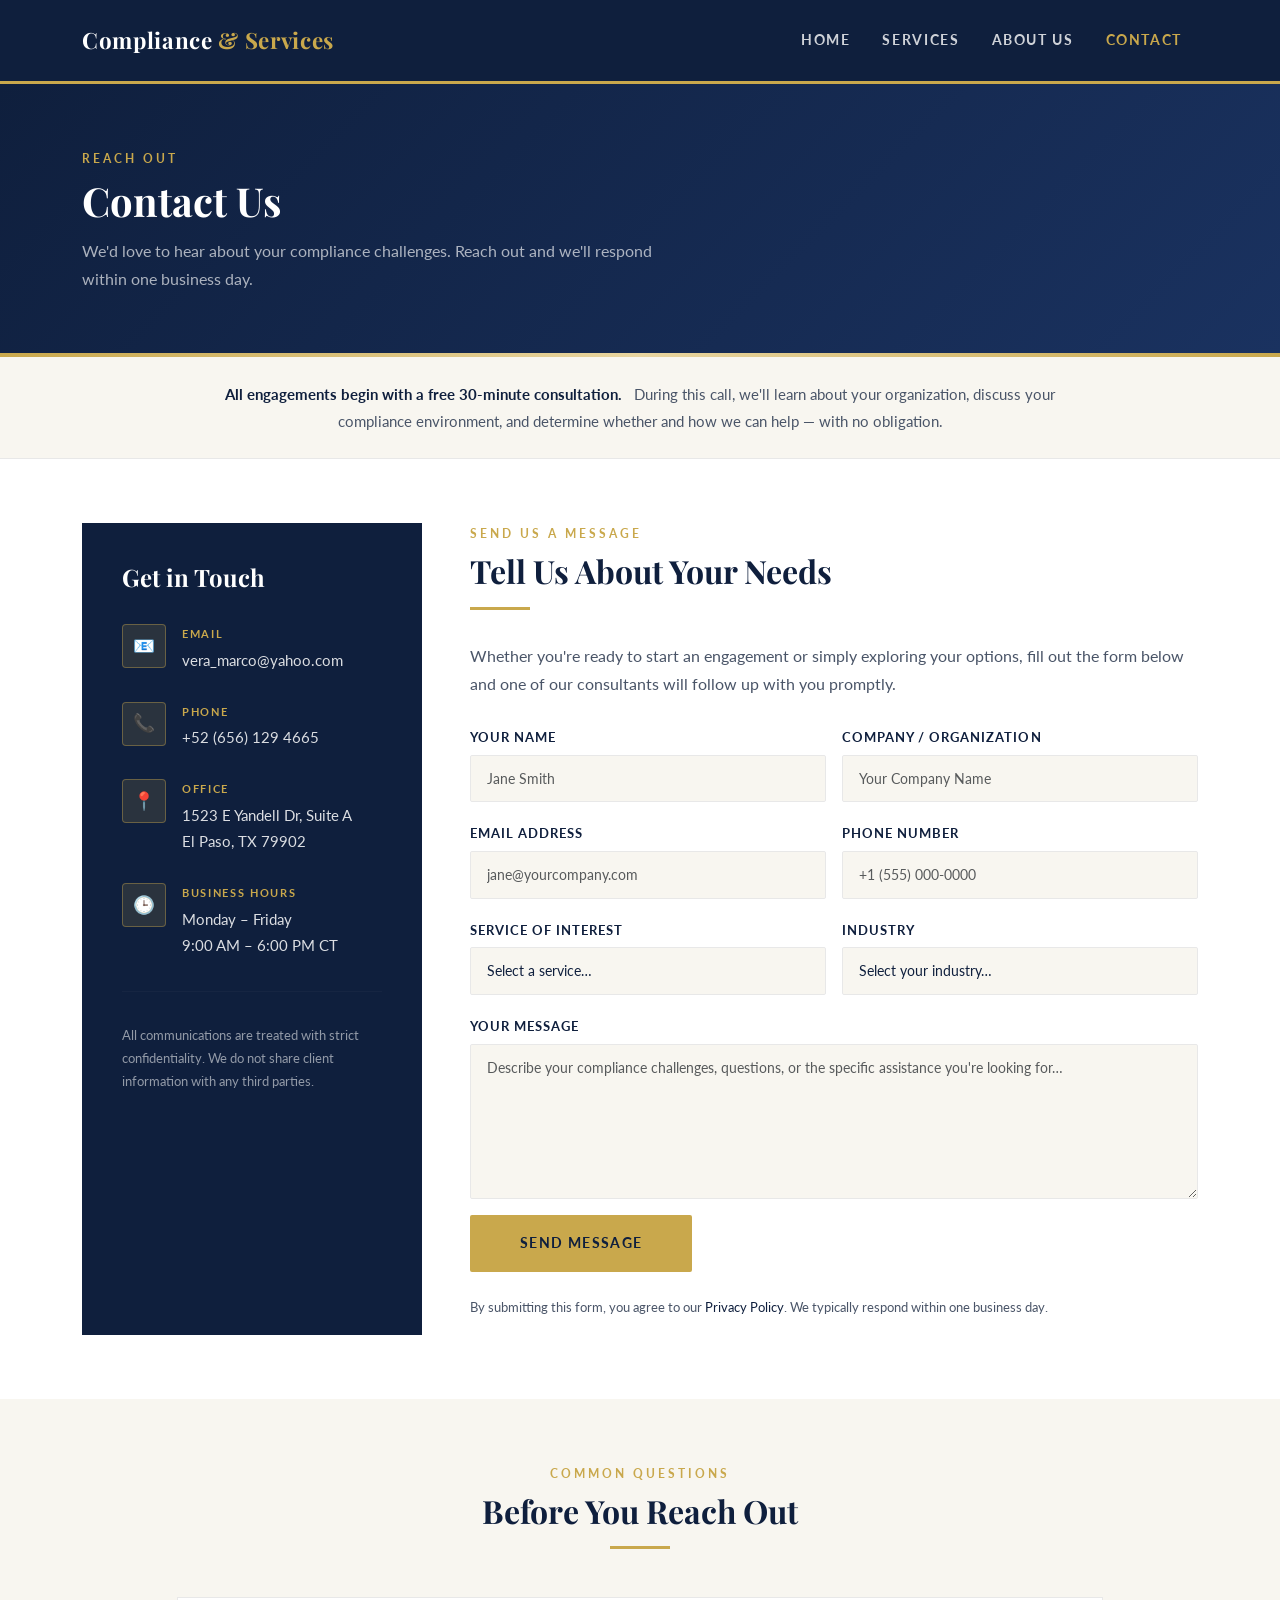
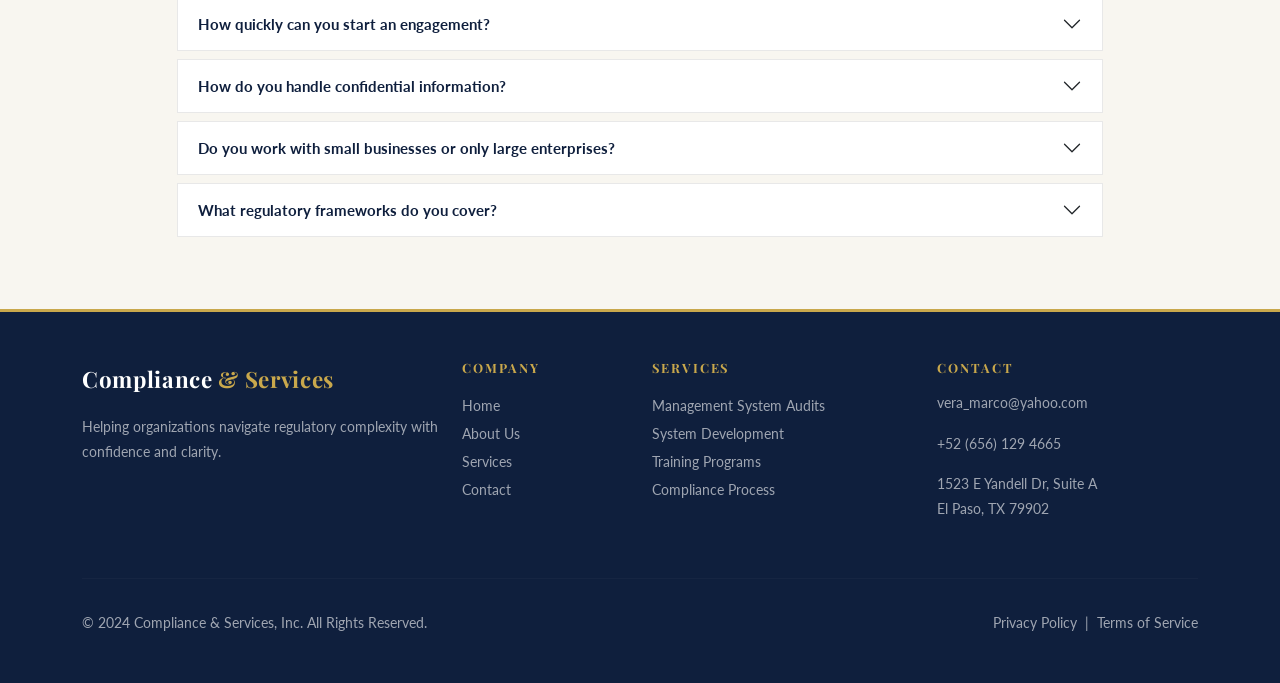
<file: pages/contact.html>
<!DOCTYPE html>
<html lang="en">
<head>
    <meta charset="UTF-8">
    <meta name="viewport" content="width=device-width, initial-scale=1.0">
    <meta name="description" content="Contact Compliance &amp; Services, Inc. — Reach out to discuss your compliance needs or schedule a consultation.">
    <title>Contact Us — Compliance &amp; Services, Inc.</title>
    <link href="https://cdn.jsdelivr.net/npm/bootstrap@5.3.0-alpha1/dist/css/bootstrap.min.css" rel="stylesheet">
    <link rel="stylesheet" href="../css/styles.css">
</head>
<body>

    <!-- ===== NAVBAR ===== -->
    <nav class="navbar navbar-expand-lg navbar-dark sticky-top">
        <div class="container">
            <a class="navbar-brand" href="../index.html">
                Compliance <span>&amp; Services</span>
            </a>
            <button class="navbar-toggler" type="button" data-bs-toggle="collapse"
                data-bs-target="#navbarNav" aria-controls="navbarNav"
                aria-expanded="false" aria-label="Toggle navigation">
                <span class="navbar-toggler-icon"></span>
            </button>
            <div class="collapse navbar-collapse" id="navbarNav">
                <ul class="navbar-nav ms-auto">
                    <li class="nav-item"><a class="nav-link" href="../index.html#home">Home</a></li>
                    <li class="nav-item"><a class="nav-link" href="services.html">Services</a></li>
                    <li class="nav-item"><a class="nav-link" href="about.html">About Us</a></li>
                    <li class="nav-item"><a class="nav-link active" href="contact.html">Contact</a></li>
                </ul>
            </div>
        </div>
    </nav>

    <!-- ===== PAGE HEADER ===== -->
    <section class="page-header">
        <div class="container">
            <span class="section-eyebrow">Reach Out</span>
            <h1>Contact Us</h1>
            <p>We'd love to hear about your compliance challenges. Reach out and we'll respond within one business day.</p>
        </div>
    </section>

    <!-- ===== ENGAGEMENT NOTICE ===== -->
    <section class="py-4" style="background-color: var(--off-white); border-bottom: 1px solid var(--light-gray);">
        <div class="container">
            <div class="row justify-content-center">
                <div class="col-lg-9 text-center">
                    <p style="margin: 0; font-size: 0.95rem; color: var(--slate);">
                        <strong style="color: var(--navy);">All engagements begin with a free 30-minute consultation.</strong>
                        &nbsp; During this call, we'll learn about your organization, discuss your compliance environment, 
                        and determine whether and how we can help — with no obligation.
                    </p>
                </div>
            </div>
        </div>
    </section>

    <!-- ===== CONTACT SECTION ===== -->
    <section class="py-5">
        <div class="container py-3">
            <div class="row g-5">

                <!-- Contact Info Block -->
                <div class="col-lg-4">
                    <div class="contact-info-block">
                        <h4>Get in Touch</h4>

                        <div class="contact-info-item">
                            <div class="ci-icon">📧</div>
                            <div>
                                <span class="ci-label">Email</span>
                                <p class="ci-value">
                                    <a href="mailto:vera_marco@yahoo.com" 
                                       style="color: rgba(255,255,255,0.85); text-decoration: none;">
                                        vera_marco@yahoo.com
                                    </a>
                                </p>
                            </div>
                        </div>

                        <div class="contact-info-item">
                            <div class="ci-icon">📞</div>
                            <div>
                                <span class="ci-label">Phone</span>
                                <p class="ci-value">
                                    <a href="tel:+526561294665" style="color: rgba(255,255,255,0.85); text-decoration: none;">
                                        +52 (656) 129 4665
                                    </a>
                                </p>
                            </div>
                        </div>

                        <div class="contact-info-item">
                            <div class="ci-icon">📍</div>
                            <div>
                                <span class="ci-label">Office</span>
                                <p class="ci-value">
                                    1523 E Yandell Dr, Suite A<br>
                                    El Paso, TX 79902
                                </p>
                            </div>
                        </div>

                        <div class="contact-info-item">
                            <div class="ci-icon">🕒</div>
                            <div>
                                <span class="ci-label">Business Hours</span>
                                <p class="ci-value">
                                    Monday – Friday<br>
                                    9:00 AM – 6:00 PM CT
                                </p>
                            </div>
                        </div>

                        <hr style="border-color: rgba(255,255,255,0.1); margin: 2rem 0;">
                        <p style="color: rgba(255,255,255,0.55); font-size: 0.82rem;">
                            All communications are treated with strict confidentiality. 
                            We do not share client information with any third parties.
                        </p>
                    </div>
                </div>

                <!-- Contact Form -->
                <div class="col-lg-8">
                    <span class="section-eyebrow">Send Us a Message</span>
                    <h2>Tell Us About Your Needs</h2>
                    <div class="section-divider"></div>
                    <p>
                        Whether you're ready to start an engagement or simply exploring your options, 
                        fill out the form below and one of our consultants will follow up with you promptly.
                    </p>

                    <form id="contactForm" action="https://formspree.io/f/YOUR_FORM_ID" method="POST" class="mt-4">
                        <div class="row g-3">
                            <div class="col-md-6">
                                <label for="name" class="form-label">Your Name</label>
                                <input type="text" class="form-control" id="name" name="name"
                                    placeholder="Jane Smith" required>
                            </div>
                            <div class="col-md-6">
                                <label for="company" class="form-label">Company / Organization</label>
                                <input type="text" class="form-control" id="company" name="company"
                                    placeholder="Your Company Name">
                            </div>
                            <div class="col-md-6">
                                <label for="email" class="form-label">Email Address</label>
                                <input type="email" class="form-control" id="email" name="email"
                                    placeholder="jane@yourcompany.com" required>
                            </div>
                            <div class="col-md-6">
                                <label for="phone" class="form-label">Phone Number</label>
                                <input type="tel" class="form-control" id="phone" name="phone"
                                    placeholder="+1 (555) 000-0000">
                            </div>
                            <div class="col-md-6">
                                <label for="service" class="form-label">Service of Interest</label>
                                <select class="form-control" id="service" name="service">
                                    <option value="">Select a service…</option>
                                    <option>Management System Audits</option>
                                    <option>Management System Development (ISO / CTPAT / AEO)</option>
                                    <option>Compliance Training Programs</option>
                                    <option>Compliance Process Development</option>
                                    <option>Not Sure — Need Guidance</option>
                                </select>
                            </div>
                            <div class="col-md-6">
                                <label for="industry" class="form-label">Industry</label>
                                <select class="form-control" id="industry" name="industry">
                                    <option value="">Select your industry…</option>
                                    <option>Financial Services</option>
                                    <option>Healthcare</option>
                                    <option>Manufacturing</option>
                                    <option>Technology</option>
                                    <option>Construction</option>
                                    <option>Education</option>
                                    <option>Other</option>
                                </select>
                            </div>
                            <div class="col-12">
                                <label for="message" class="form-label">Your Message</label>
                                <textarea class="form-control" id="message" name="message" rows="6"
                                    placeholder="Describe your compliance challenges, questions, or the specific assistance you're looking for…"
                                    required></textarea>
                            </div>
                            <div class="col-12">
                                <input type="hidden" name="_page" value="contact">
                                <button type="submit" class="btn btn-gold px-5 py-3">Send Message</button>
                            </div>
                        </div>
                    </form>

                    <p class="mt-4" style="font-size: 0.82rem; color: var(--slate);">
                        By submitting this form, you agree to our 
                        <a href="#" style="color: var(--navy);">Privacy Policy</a>. 
                        We typically respond within one business day.
                    </p>
                </div>

            </div>
        </div>
    </section>

    <!-- ===== FAQ ===== -->
    <section class="py-5 bg-off-white">
        <div class="container py-3">
            <div class="text-center mb-5">
                <span class="section-eyebrow">Common Questions</span>
                <h2>Before You Reach Out</h2>
                <div class="section-divider center"></div>
            </div>

            <div class="row g-4 justify-content-center">
                <div class="col-lg-10">
                    <div class="accordion" id="faqAccordion">

                        <div class="accordion-item" style="border: 1px solid var(--light-gray); border-radius: 0; margin-bottom: 0.5rem;">
                            <h2 class="accordion-header">
                                <button class="accordion-button collapsed" type="button" data-bs-toggle="collapse" data-bs-target="#faq1"
                                    style="font-family: var(--font-body); font-weight: 700; color: var(--navy); background: white; font-size: 0.95rem;">
                                    How quickly can you start an engagement?
                                </button>
                            </h2>
                            <div id="faq1" class="accordion-collapse collapse" data-bs-parent="#faqAccordion">
                                <div class="accordion-body" style="color: var(--slate); font-size: 0.93rem;">
                                    For most engagements, we can begin within 1–2 weeks of signed agreement. 
                                    Urgent matters — such as pending regulatory examinations or active enforcement actions — 
                                    can often be prioritized. Contact us to discuss your timeline.
                                </div>
                            </div>
                        </div>

                        <div class="accordion-item" style="border: 1px solid var(--light-gray); border-radius: 0; margin-bottom: 0.5rem;">
                            <h2 class="accordion-header">
                                <button class="accordion-button collapsed" type="button" data-bs-toggle="collapse" data-bs-target="#faq2"
                                    style="font-family: var(--font-body); font-weight: 700; color: var(--navy); background: white; font-size: 0.95rem;">
                                    How do you handle confidential information?
                                </button>
                            </h2>
                            <div id="faq2" class="accordion-collapse collapse" data-bs-parent="#faqAccordion">
                                <div class="accordion-body" style="color: var(--slate); font-size: 0.93rem;">
                                    All engagements are governed by a mutual non-disclosure agreement (NDA) signed before any 
                                    information is shared. Our consultants are bound by strict professional confidentiality 
                                    obligations, and we never share, reference, or discuss client information with any third parties.
                                </div>
                            </div>
                        </div>

                        <div class="accordion-item" style="border: 1px solid var(--light-gray); border-radius: 0; margin-bottom: 0.5rem;">
                            <h2 class="accordion-header">
                                <button class="accordion-button collapsed" type="button" data-bs-toggle="collapse" data-bs-target="#faq3"
                                    style="font-family: var(--font-body); font-weight: 700; color: var(--navy); background: white; font-size: 0.95rem;">
                                    Do you work with small businesses or only large enterprises?
                                </button>
                            </h2>
                            <div id="faq3" class="accordion-collapse collapse" data-bs-parent="#faqAccordion">
                                <div class="accordion-body" style="color: var(--slate); font-size: 0.93rem;">
                                    We work with organizations of all sizes — from small businesses navigating compliance 
                                    for the first time to large enterprises managing complex multi-jurisdictional programs. 
                                    Our engagements are scoped and priced according to your size and needs, not a one-size-fits-all rate card.
                                </div>
                            </div>
                        </div>

                        <div class="accordion-item" style="border: 1px solid var(--light-gray); border-radius: 0; margin-bottom: 0.5rem;">
                            <h2 class="accordion-header">
                                <button class="accordion-button collapsed" type="button" data-bs-toggle="collapse" data-bs-target="#faq4"
                                    style="font-family: var(--font-body); font-weight: 700; color: var(--navy); background: white; font-size: 0.95rem;">
                                    What regulatory frameworks do you cover?
                                </button>
                            </h2>
                            <div id="faq4" class="accordion-collapse collapse" data-bs-parent="#faqAccordion">
                                <div class="accordion-body" style="color: var(--slate); font-size: 0.93rem;">
                                    Our team covers a wide range of regulatory frameworks including but not limited to: 
                                    SOX, HIPAA, GDPR, CCPA, BSA/AML, OSHA, FDA regulations, SEC/FINRA requirements, 
                                    ISO 9001, ISO 45001, ISO 14001, CTPAT, AEO, and state-specific regulatory requirements. 
                                    Contact us to confirm our coverage of your specific regulatory environment.
                                </div>
                            </div>
                        </div>

                    </div>
                </div>
            </div>
        </div>
    </section>

    <!-- ===== FOOTER ===== -->
    <footer class="py-5">
        <div class="container">
            <div class="row g-4 pb-4">
                <div class="col-lg-4">
                    <a class="navbar-brand mb-3 d-block" href="../index.html" style="padding: 0;">
                        Compliance <span>&amp; Services</span>
                    </a>
                    <p>Helping organizations navigate regulatory complexity with confidence and clarity.</p>
                </div>
                <div class="col-lg-2 col-6">
                    <h5>Company</h5>
                    <ul class="list-unstyled">
                        <li><a href="../index.html">Home</a></li>
                        <li><a href="about.html">About Us</a></li>
                        <li><a href="services.html">Services</a></li>
                        <li><a href="contact.html">Contact</a></li>
                    </ul>
                </div>
                <div class="col-lg-3 col-6">
                    <h5>Services</h5>
                    <ul class="list-unstyled">
                        <li><a href="services/regulatory-compliance-audit.html">Management System Audits</a></li>
                        <li><a href="services.html">System Development</a></li>
                        <li><a href="services.html">Training Programs</a></li>
                        <li><a href="services.html">Compliance Process</a></li>
                    </ul>
                </div>
                <div class="col-lg-3">
                    <h5>Contact</h5>
                    <p>vera_marco@yahoo.com</p>
                    <p>+52 (656) 129 4665</p>
                    <p>1523 E Yandell Dr, Suite A<br>El Paso, TX 79902</p>
                </div>
            </div>
            <hr class="footer-divider">
            <div class="d-flex justify-content-between align-items-center flex-wrap gap-2 pt-3">
                <p style="margin: 0;">&copy; 2024 Compliance &amp; Services, Inc. All Rights Reserved.</p>
                <p style="margin: 0;"><a href="#">Privacy Policy</a> &nbsp;|&nbsp; <a href="#">Terms of Service</a></p>
            </div>
        </div>
    </footer>

    <script src="https://cdn.jsdelivr.net/npm/bootstrap@5.3.0-alpha1/dist/js/bootstrap.bundle.min.js"></script>
    <script src="../js/scripts.js"></script>
</body>
</html>
</file>
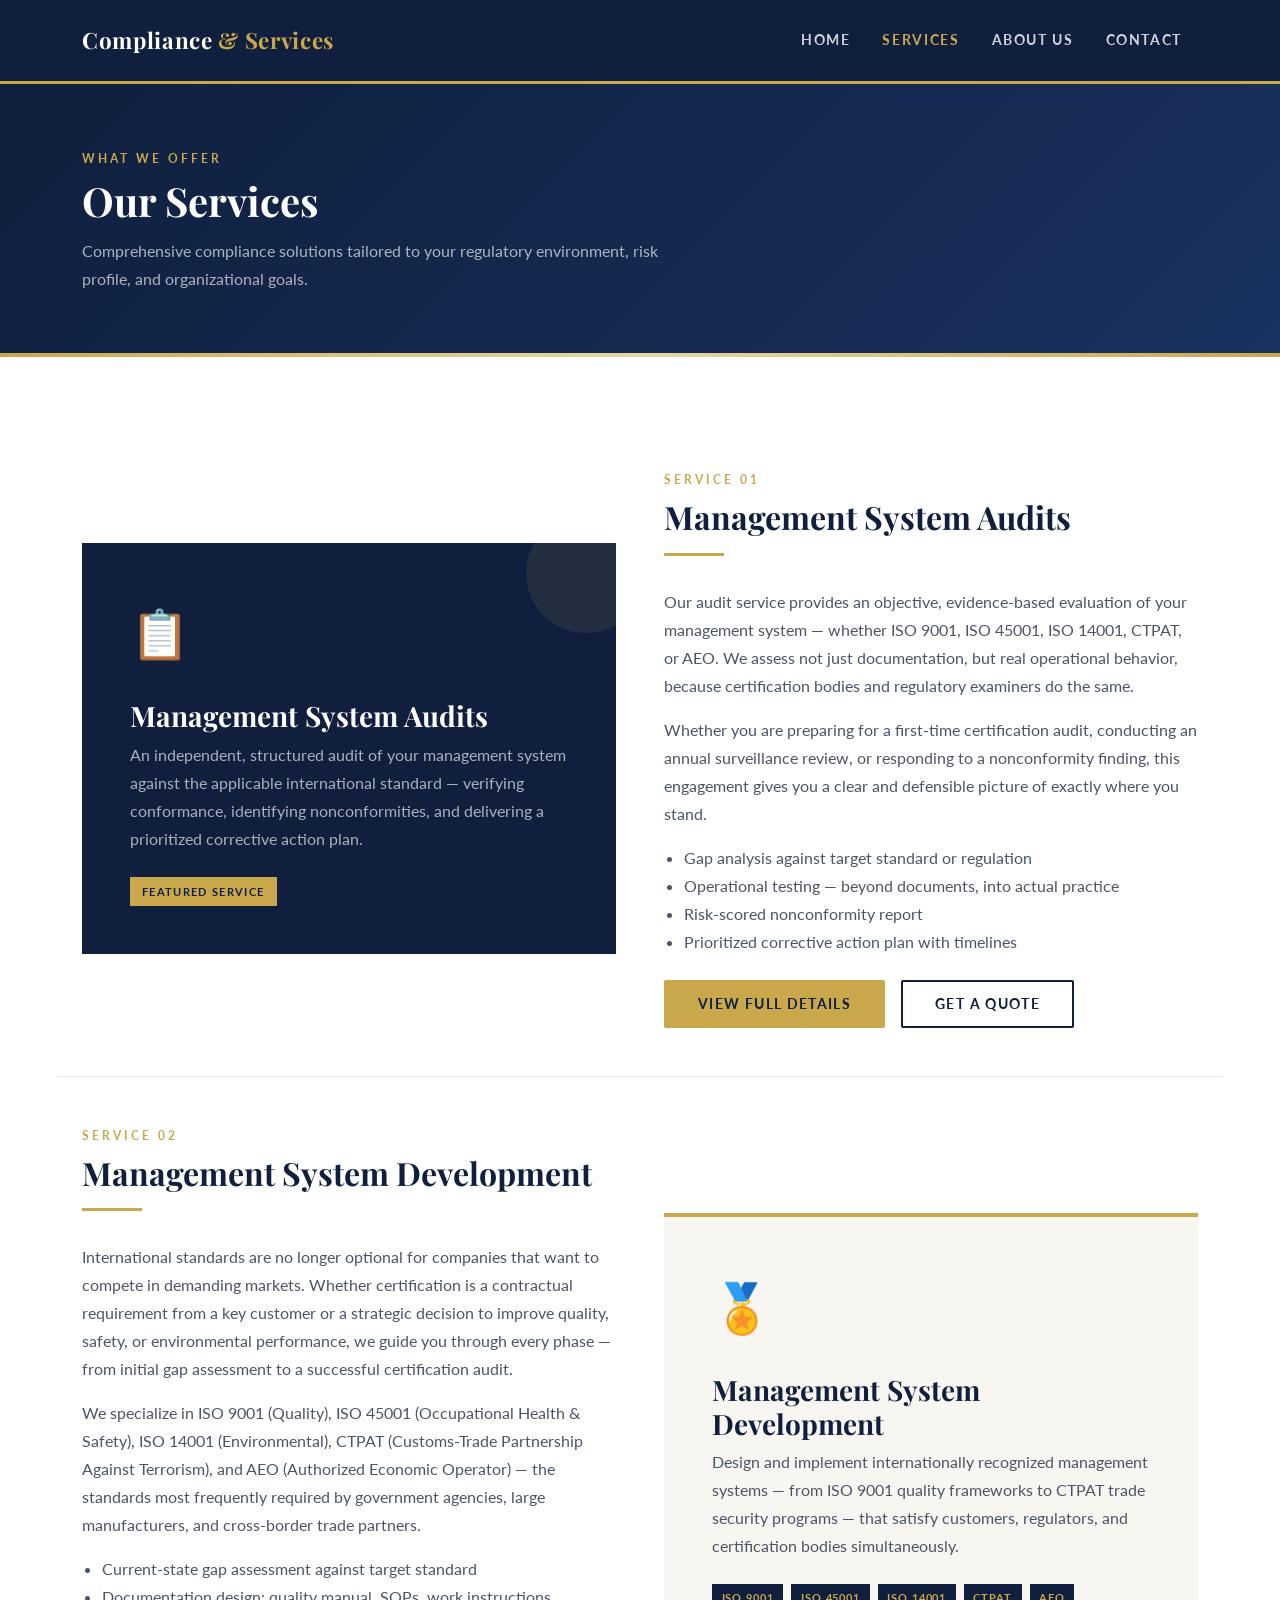
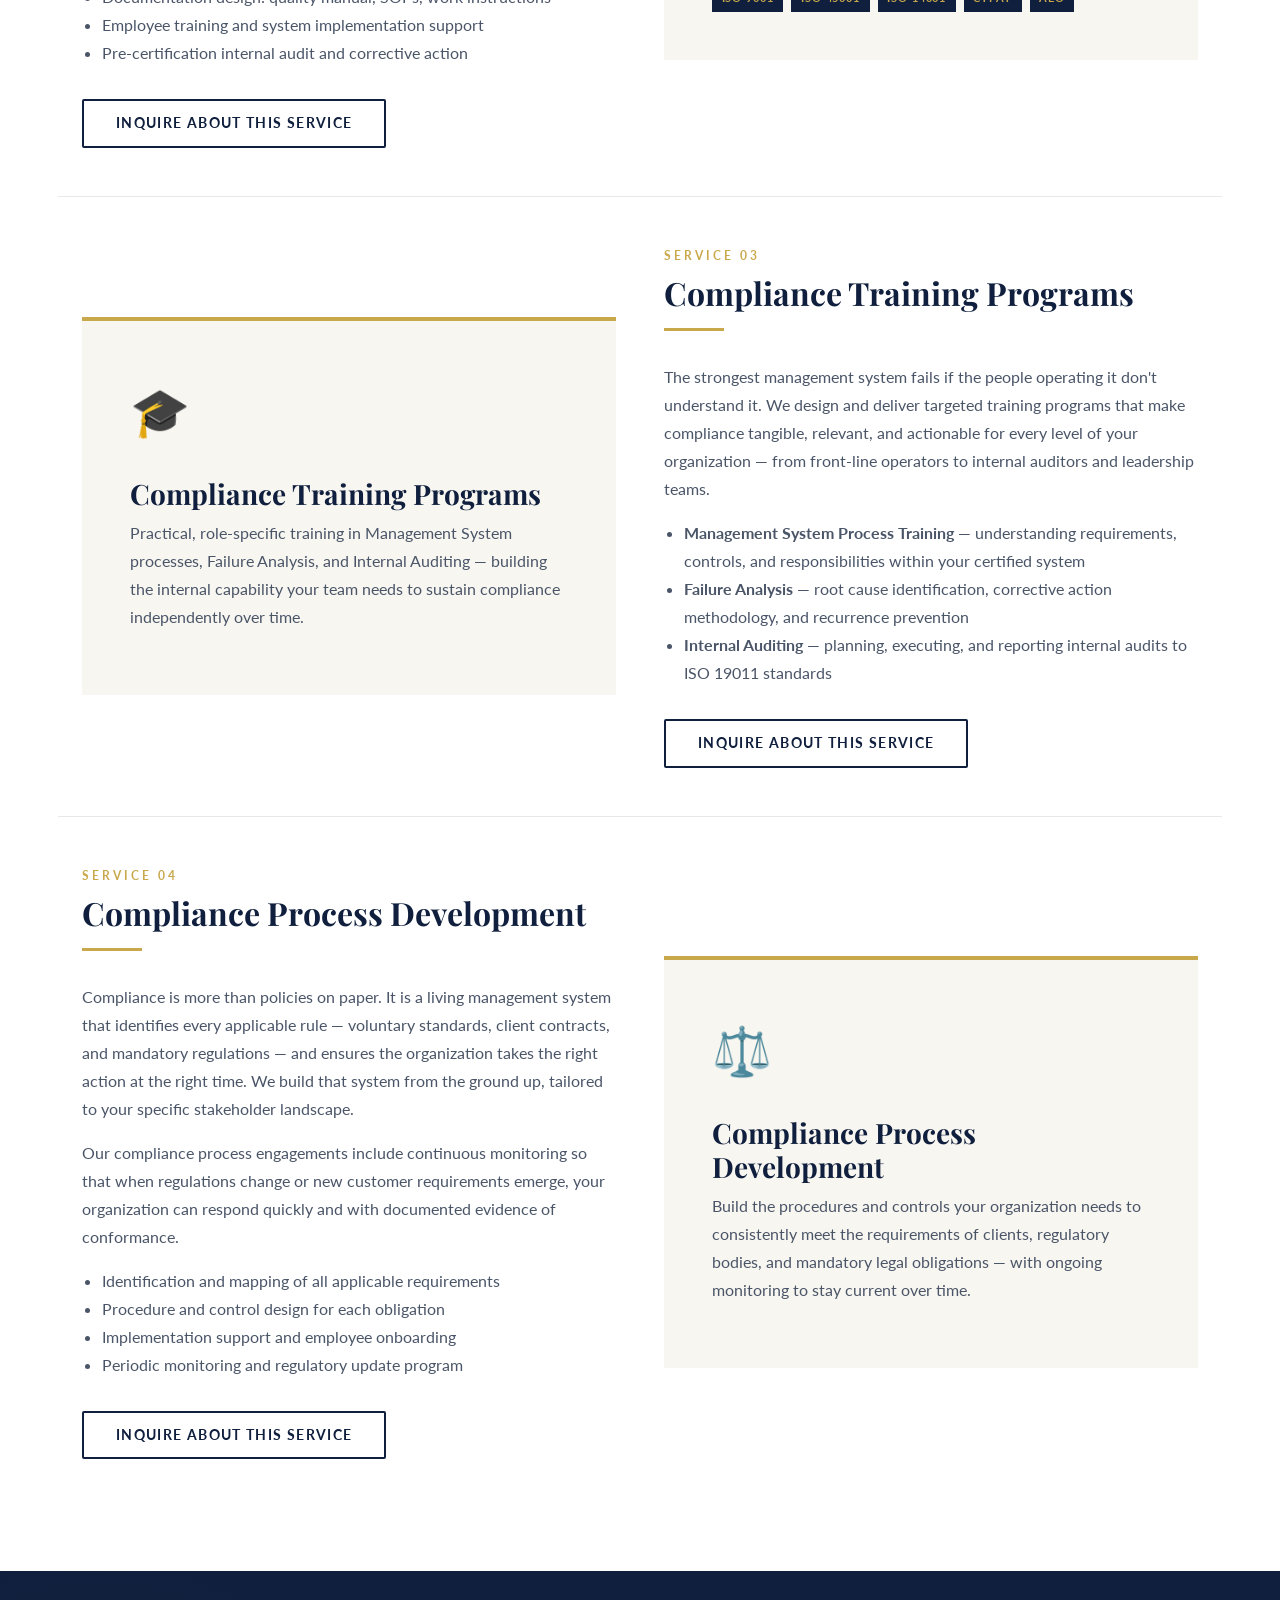
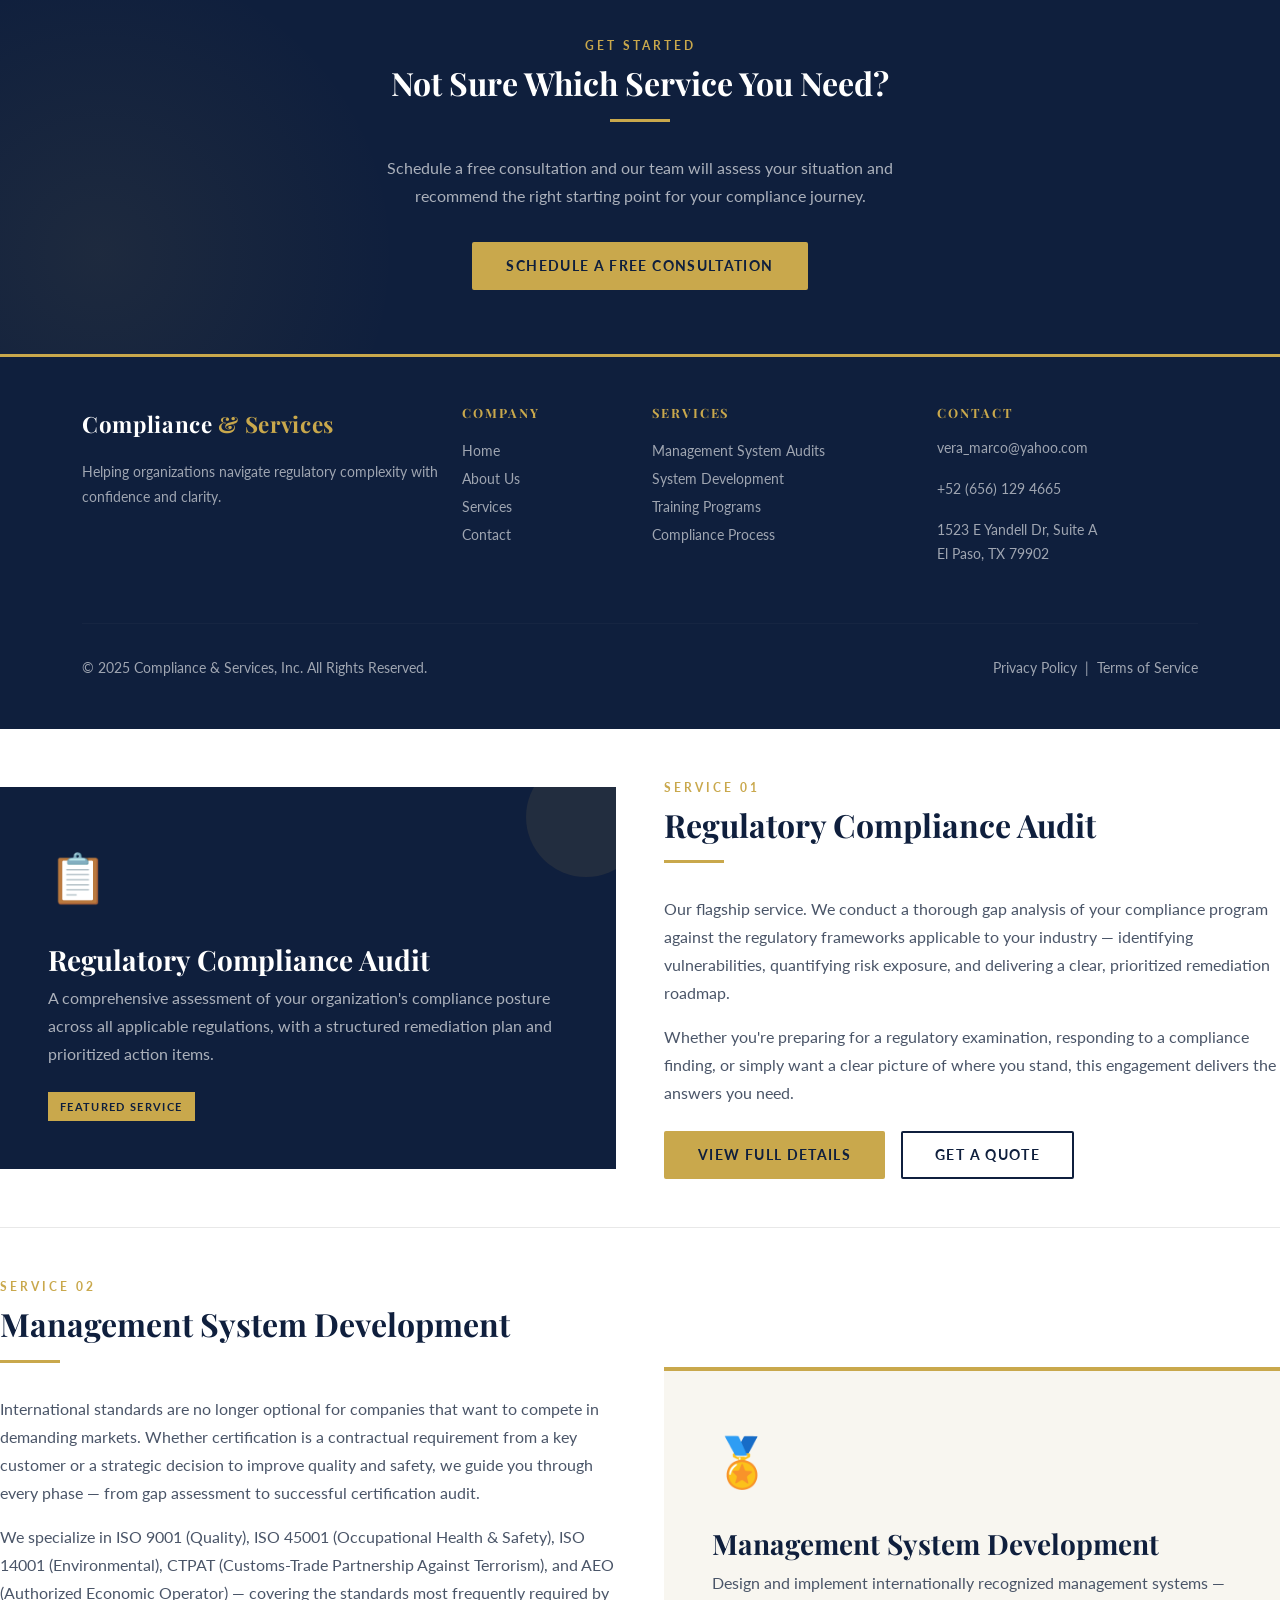
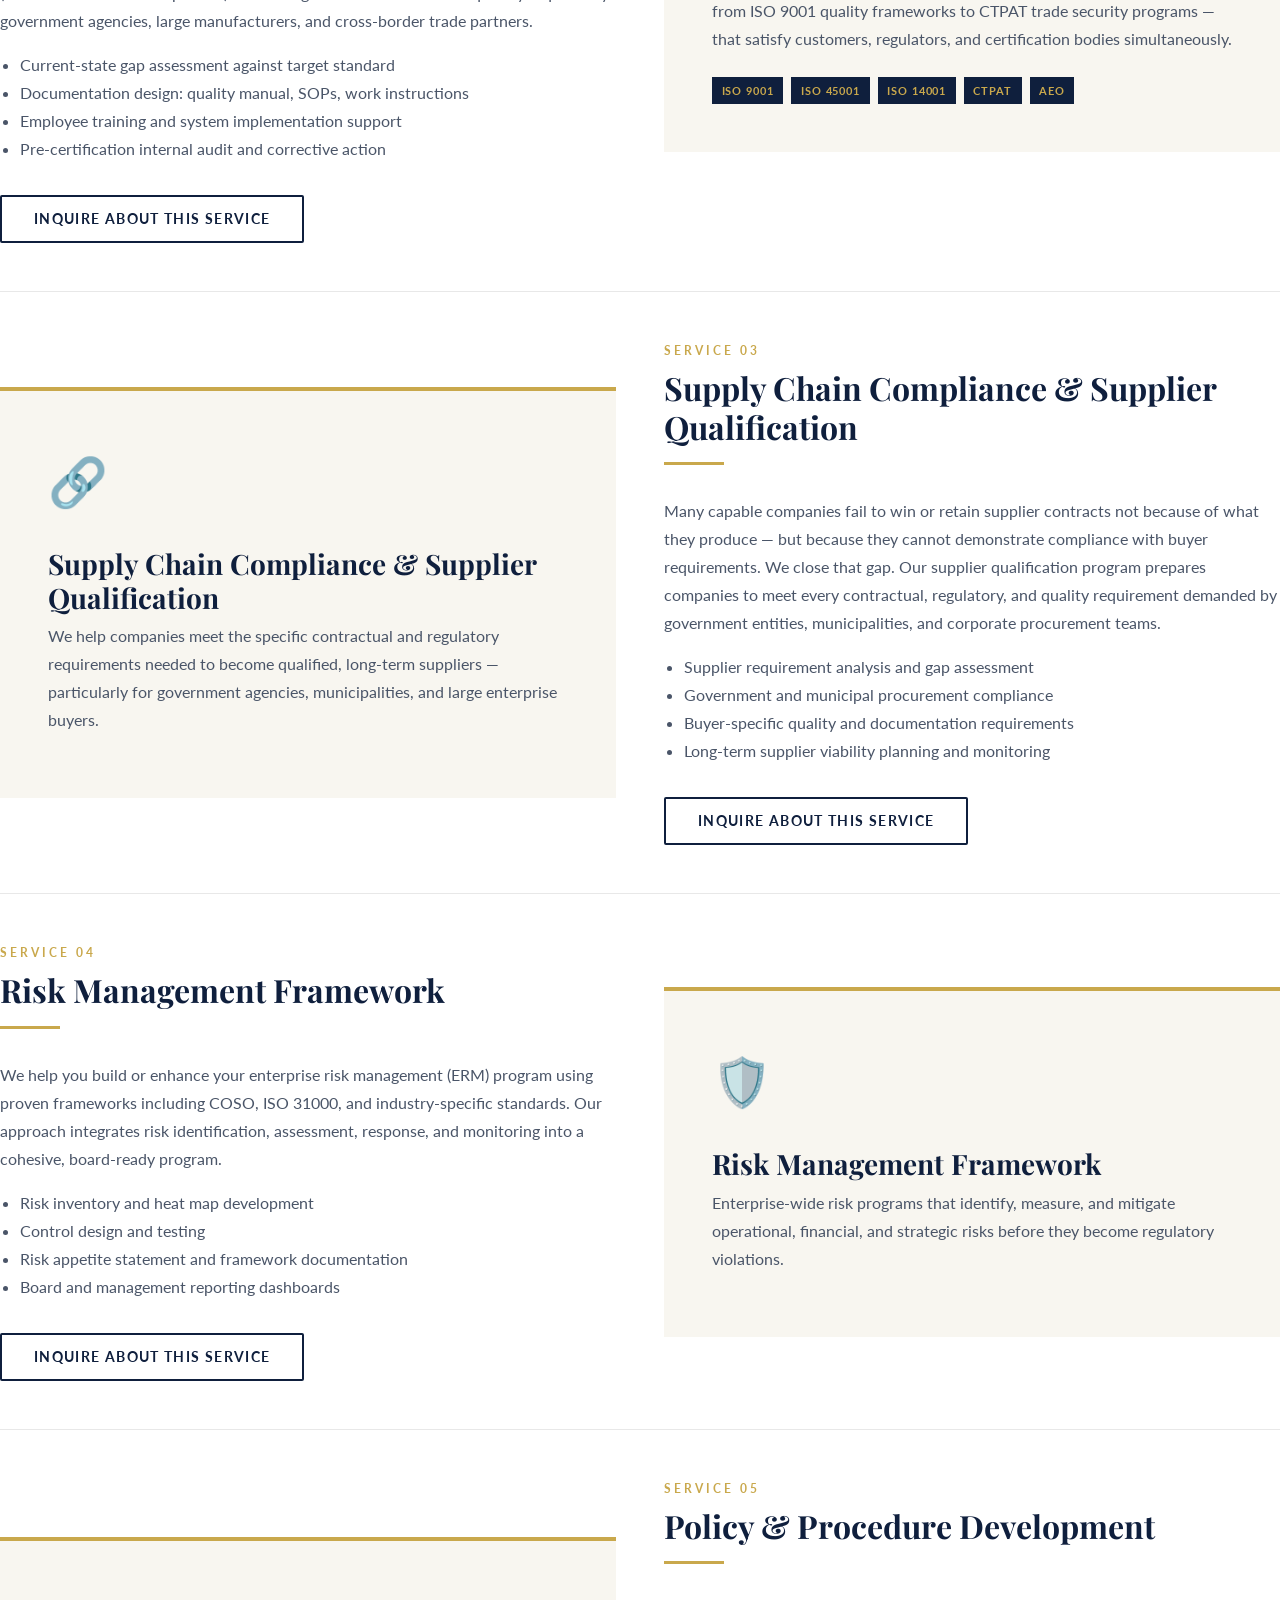
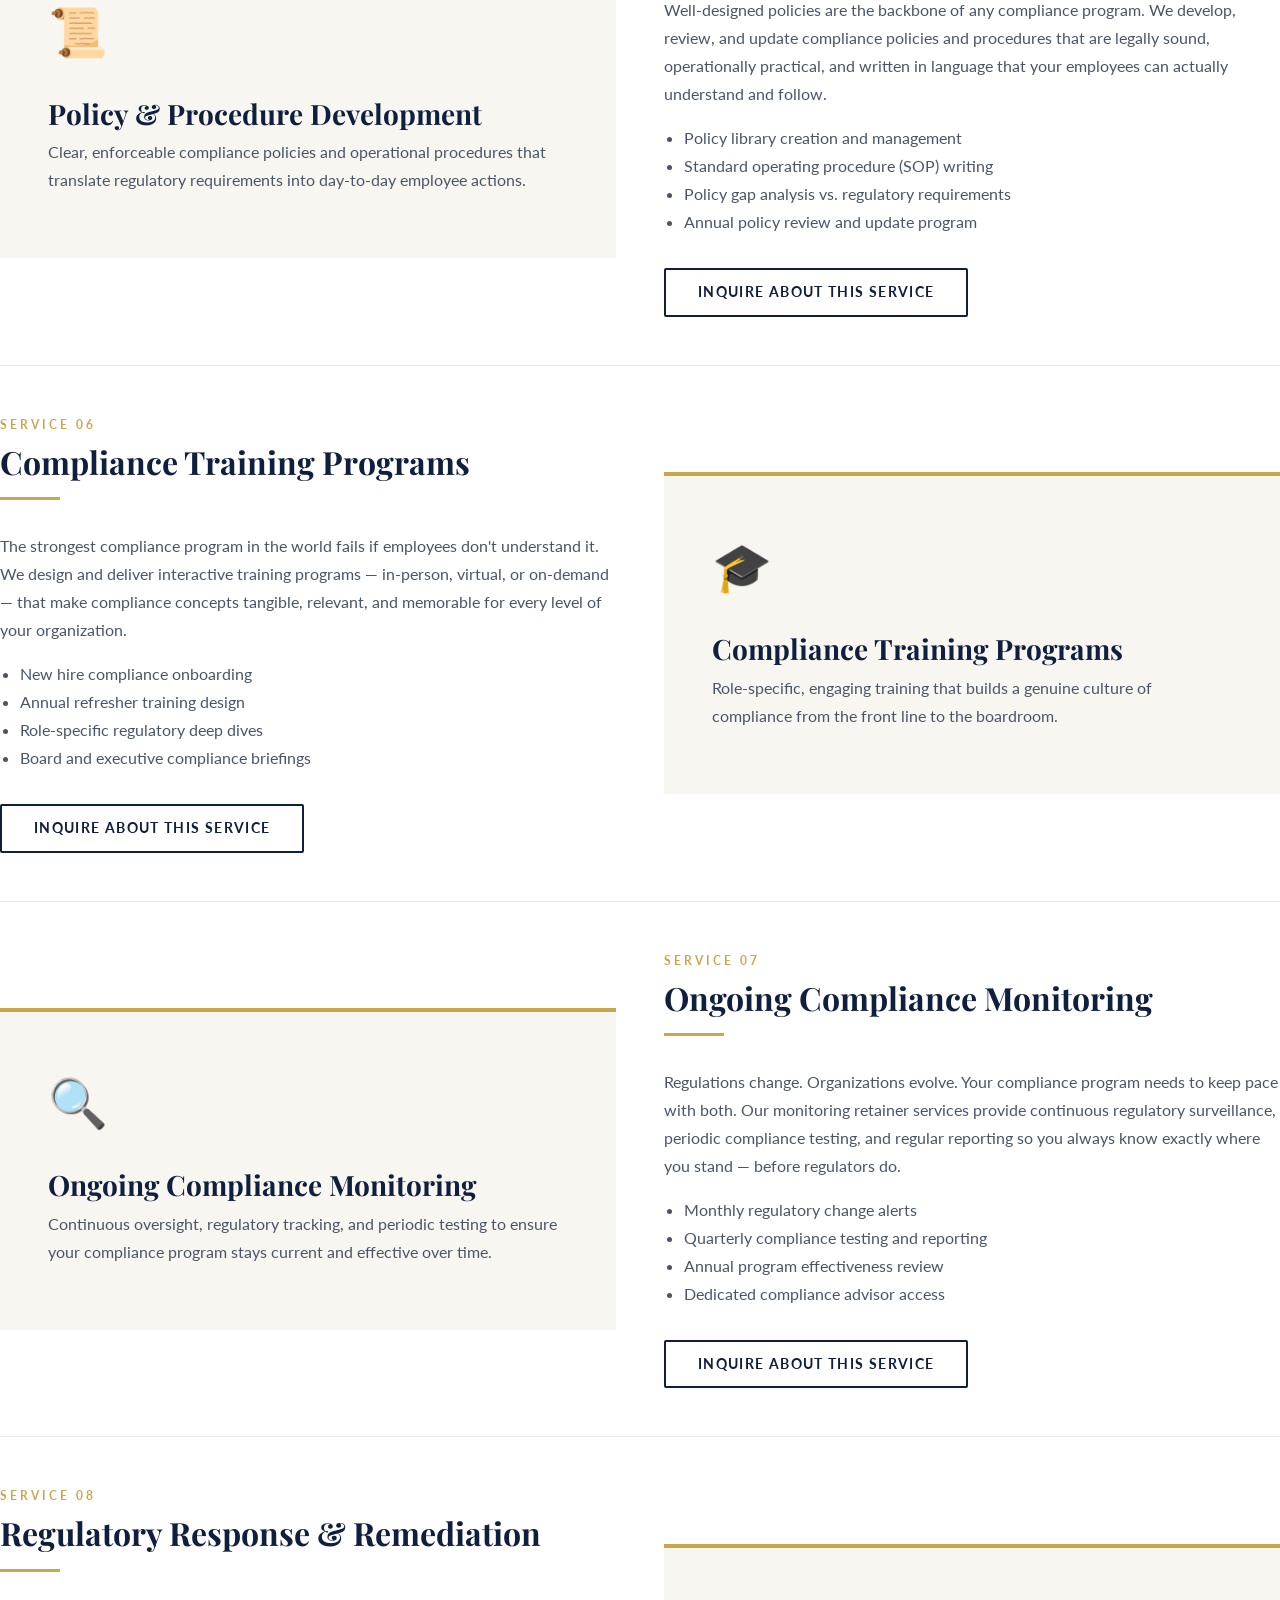
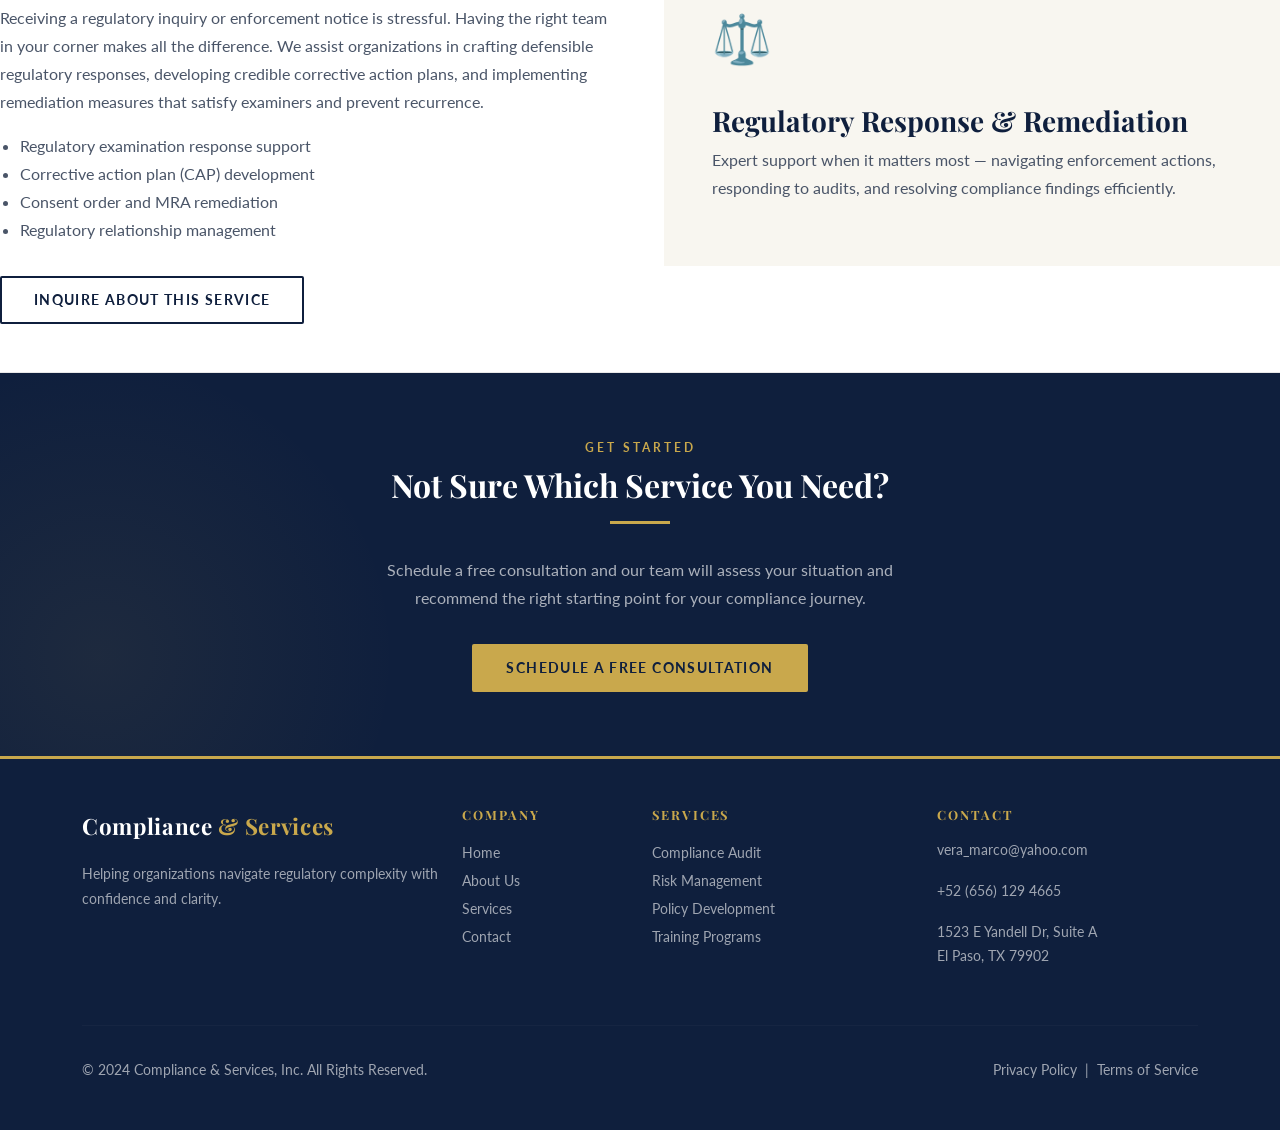
<file: pages/services.html>
<!DOCTYPE html>
<html lang="en">
<head>
    <meta charset="UTF-8">
    <meta name="viewport" content="width=device-width, initial-scale=1.0">
    <meta name="description" content="Services — Compliance &amp; Services, Inc. Full overview of our regulatory compliance, risk management, and training services.">
    <title>Services — Compliance &amp; Services, Inc.</title>
    <link href="https://cdn.jsdelivr.net/npm/bootstrap@5.3.0-alpha1/dist/css/bootstrap.min.css" rel="stylesheet">
    <link rel="stylesheet" href="../css/styles.css">
</head>
<body>

    <!-- ===== NAVBAR ===== -->
    <nav class="navbar navbar-expand-lg navbar-dark sticky-top">
        <div class="container">
            <a class="navbar-brand" href="../index.html">
                Compliance <span>&amp; Services</span>
            </a>
            <button class="navbar-toggler" type="button" data-bs-toggle="collapse"
                data-bs-target="#navbarNav" aria-controls="navbarNav"
                aria-expanded="false" aria-label="Toggle navigation">
                <span class="navbar-toggler-icon"></span>
            </button>
            <div class="collapse navbar-collapse" id="navbarNav">
                <ul class="navbar-nav ms-auto">
                    <li class="nav-item"><a class="nav-link" href="../index.html#home">Home</a></li>
                    <li class="nav-item"><a class="nav-link active" href="services.html">Services</a></li>
                    <li class="nav-item"><a class="nav-link" href="about.html">About Us</a></li>
                    <li class="nav-item"><a class="nav-link" href="contact.html">Contact</a></li>
                </ul>
            </div>
        </div>
    </nav>

    <!-- ===== PAGE HEADER ===== -->
    <section class="page-header">
        <div class="container">
            <span class="section-eyebrow">What We Offer</span>
            <h1>Our Services</h1>
            <p>Comprehensive compliance solutions tailored to your regulatory environment, risk profile, and organizational goals.</p>
        </div>
    </section>

    <!-- ===== SERVICES LIST ===== -->
    <section class="py-5">
        <div class="container py-3">

            <!-- Service 1: Management System Audits -->
            <div class="service-row row align-items-center g-5">
                <div class="col-lg-6">
                    <div style="background: var(--navy); padding: 3rem; position: relative; overflow: hidden;">
                        <div style="position: absolute; top: -30px; right: -30px; width: 120px; height: 120px; border-radius: 50%; background: rgba(201,168,76,0.1);"></div>
                        <div style="font-size: 3rem; margin-bottom: 1.5rem;">📋</div>
                        <h3 style="color: white;">Management System Audits</h3>
                        <p style="color: rgba(255,255,255,0.65);">
                            An independent, structured audit of your management system against the applicable 
                            international standard — verifying conformance, identifying nonconformities, 
                            and delivering a prioritized corrective action plan.
                        </p>
                        <span style="display: inline-block; background: var(--gold); color: var(--navy); font-size: 0.7rem; font-weight: 700; letter-spacing: 0.12em; text-transform: uppercase; padding: 0.3rem 0.75rem; margin-top: 0.5rem;">Featured Service</span>
                    </div>
                </div>
                <div class="col-lg-6">
                    <span class="section-eyebrow">Service 01</span>
                    <h2>Management System Audits</h2>
                    <div class="section-divider"></div>
                    <p>
                        Our audit service provides an objective, evidence-based evaluation of your management 
                        system — whether ISO 9001, ISO 45001, ISO 14001, CTPAT, or AEO. We assess not just 
                        documentation, but real operational behavior, because certification bodies and 
                        regulatory examiners do the same.
                    </p>
                    <p>
                        Whether you are preparing for a first-time certification audit, conducting an annual 
                        surveillance review, or responding to a nonconformity finding, this engagement gives 
                        you a clear and defensible picture of exactly where you stand.
                    </p>
                    <ul style="color: var(--slate); padding-left: 1.25rem;">
                        <li>Gap analysis against target standard or regulation</li>
                        <li>Operational testing — beyond documents, into actual practice</li>
                        <li>Risk-scored nonconformity report</li>
                        <li>Prioritized corrective action plan with timelines</li>
                    </ul>
                    <div class="d-flex gap-3 mt-4">
                        <a href="services/regulatory-compliance-audit.html" class="btn btn-gold">View Full Details</a>
                        <a href="contact.html" class="btn btn-outline-navy">Get a Quote</a>
                    </div>
                </div>
            </div>

            <!-- Service 2: Management System Development -->
            <div class="service-row row align-items-center g-5">
                <div class="col-lg-6 order-lg-2">
                    <div style="background: var(--off-white); padding: 3rem; position: relative; overflow: hidden; border-top: 4px solid var(--gold);">
                        <div style="font-size: 3rem; margin-bottom: 1.5rem;">🏅</div>
                        <h3>Management System Development</h3>
                        <p style="color: var(--slate);">
                            Design and implement internationally recognized management systems — from ISO 9001 quality 
                            frameworks to CTPAT trade security programs — that satisfy customers, regulators, and 
                            certification bodies simultaneously.
                        </p>
                        <div style="margin-top: 1.5rem; display: flex; flex-wrap: wrap; gap: 0.5rem;">
                            <span style="font-size: 0.7rem; font-weight: 700; letter-spacing: 0.08em; text-transform: uppercase; background: var(--navy); color: var(--gold); padding: 0.25rem 0.6rem;">ISO 9001</span>
                            <span style="font-size: 0.7rem; font-weight: 700; letter-spacing: 0.08em; text-transform: uppercase; background: var(--navy); color: var(--gold); padding: 0.25rem 0.6rem;">ISO 45001</span>
                            <span style="font-size: 0.7rem; font-weight: 700; letter-spacing: 0.08em; text-transform: uppercase; background: var(--navy); color: var(--gold); padding: 0.25rem 0.6rem;">ISO 14001</span>
                            <span style="font-size: 0.7rem; font-weight: 700; letter-spacing: 0.08em; text-transform: uppercase; background: var(--navy); color: var(--gold); padding: 0.25rem 0.6rem;">CTPAT</span>
                            <span style="font-size: 0.7rem; font-weight: 700; letter-spacing: 0.08em; text-transform: uppercase; background: var(--navy); color: var(--gold); padding: 0.25rem 0.6rem;">AEO</span>
                        </div>
                    </div>
                </div>
                <div class="col-lg-6 order-lg-1">
                    <span class="section-eyebrow">Service 02</span>
                    <h2>Management System Development</h2>
                    <div class="section-divider"></div>
                    <p>
                        International standards are no longer optional for companies that want to compete in demanding 
                        markets. Whether certification is a contractual requirement from a key customer or a strategic 
                        decision to improve quality, safety, or environmental performance, we guide you through every 
                        phase — from initial gap assessment to a successful certification audit.
                    </p>
                    <p>
                        We specialize in ISO 9001 (Quality), ISO 45001 (Occupational Health &amp; Safety), ISO 14001 
                        (Environmental), CTPAT (Customs-Trade Partnership Against Terrorism), and AEO (Authorized 
                        Economic Operator) — the standards most frequently required by government agencies, 
                        large manufacturers, and cross-border trade partners.
                    </p>
                    <ul style="color: var(--slate); padding-left: 1.25rem;">
                        <li>Current-state gap assessment against target standard</li>
                        <li>Documentation design: quality manual, SOPs, work instructions</li>
                        <li>Employee training and system implementation support</li>
                        <li>Pre-certification internal audit and corrective action</li>
                    </ul>
                    <a href="contact.html" class="btn btn-outline-navy mt-3">Inquire About This Service</a>
                </div>
            </div>

            <!-- Service 3: Compliance Training -->
            <div class="service-row row align-items-center g-5">
                <div class="col-lg-6">
                    <div style="background: var(--off-white); padding: 3rem; position: relative; overflow: hidden; border-top: 4px solid var(--gold);">
                        <div style="font-size: 3rem; margin-bottom: 1.5rem;">🎓</div>
                        <h3>Compliance Training Programs</h3>
                        <p style="color: var(--slate);">
                            Practical, role-specific training in Management System processes, Failure Analysis, 
                            and Internal Auditing — building the internal capability your team needs to sustain 
                            compliance independently over time.
                        </p>
                    </div>
                </div>
                <div class="col-lg-6">
                    <span class="section-eyebrow">Service 03</span>
                    <h2>Compliance Training Programs</h2>
                    <div class="section-divider"></div>
                    <p>
                        The strongest management system fails if the people operating it don't understand it. 
                        We design and deliver targeted training programs that make compliance tangible, 
                        relevant, and actionable for every level of your organization — from front-line 
                        operators to internal auditors and leadership teams.
                    </p>
                    <ul style="color: var(--slate); padding-left: 1.25rem;">
                        <li><strong>Management System Process Training</strong> — understanding requirements, controls, and responsibilities within your certified system</li>
                        <li><strong>Failure Analysis</strong> — root cause identification, corrective action methodology, and recurrence prevention</li>
                        <li><strong>Internal Auditing</strong> — planning, executing, and reporting internal audits to ISO 19011 standards</li>
                    </ul>
                    <a href="contact.html" class="btn btn-outline-navy mt-3">Inquire About This Service</a>
                </div>
            </div>

            <!-- Service 4: Compliance Process Development -->
            <div class="service-row row align-items-center g-5">
                <div class="col-lg-6 order-lg-2">
                    <div style="background: var(--off-white); padding: 3rem; position: relative; overflow: hidden; border-top: 4px solid var(--gold);">
                        <div style="font-size: 3rem; margin-bottom: 1.5rem;">⚖️</div>
                        <h3>Compliance Process Development</h3>
                        <p style="color: var(--slate);">
                            Build the procedures and controls your organization needs to consistently meet 
                            the requirements of clients, regulatory bodies, and mandatory legal obligations — 
                            with ongoing monitoring to stay current over time.
                        </p>
                    </div>
                </div>
                <div class="col-lg-6 order-lg-1">
                    <span class="section-eyebrow">Service 04</span>
                    <h2>Compliance Process Development</h2>
                    <div class="section-divider"></div>
                    <p>
                        Compliance is more than policies on paper. It is a living management system that 
                        identifies every applicable rule — voluntary standards, client contracts, and mandatory 
                        regulations — and ensures the organization takes the right action at the right time. 
                        We build that system from the ground up, tailored to your specific stakeholder landscape.
                    </p>
                    <p>
                        Our compliance process engagements include continuous monitoring so that when regulations 
                        change or new customer requirements emerge, your organization can respond quickly and 
                        with documented evidence of conformance.
                    </p>
                    <ul style="color: var(--slate); padding-left: 1.25rem;">
                        <li>Identification and mapping of all applicable requirements</li>
                        <li>Procedure and control design for each obligation</li>
                        <li>Implementation support and employee onboarding</li>
                        <li>Periodic monitoring and regulatory update program</li>
                    </ul>
                    <a href="contact.html" class="btn btn-outline-navy mt-3">Inquire About This Service</a>
                </div>
            </div>

        </div>
    </section>

    <!-- ===== CTA BANNER ===== -->
    <section class="why-section py-5">
        <div class="container py-3 text-center">
            <span class="section-eyebrow">Get Started</span>
            <h2 style="color: white;">Not Sure Which Service You Need?</h2>
            <div class="section-divider center"></div>
            <p style="color: rgba(255,255,255,0.65); max-width: 550px; margin: 0 auto 2rem auto;">
                Schedule a free consultation and our team will assess your situation and recommend 
                the right starting point for your compliance journey.
            </p>
            <a href="contact.html" class="btn btn-gold">Schedule a Free Consultation</a>
        </div>
    </section>

    <!-- ===== FOOTER ===== -->
    <footer class="py-5">
        <div class="container">
            <div class="row g-4 pb-4">
                <div class="col-lg-4">
                    <a class="navbar-brand mb-3 d-block" href="../index.html" style="padding: 0;">
                        Compliance <span>&amp; Services</span>
                    </a>
                    <p>Helping organizations navigate regulatory complexity with confidence and clarity.</p>
                </div>
                <div class="col-lg-2 col-6">
                    <h5>Company</h5>
                    <ul class="list-unstyled">
                        <li><a href="../index.html">Home</a></li>
                        <li><a href="about.html">About Us</a></li>
                        <li><a href="services.html">Services</a></li>
                        <li><a href="contact.html">Contact</a></li>
                    </ul>
                </div>
                <div class="col-lg-3 col-6">
                    <h5>Services</h5>
                    <ul class="list-unstyled">
                        <li><a href="services/regulatory-compliance-audit.html">Management System Audits</a></li>
                        <li><a href="services.html">System Development</a></li>
                        <li><a href="services.html">Training Programs</a></li>
                        <li><a href="services.html">Compliance Process</a></li>
                    </ul>
                </div>
                <div class="col-lg-3">
                    <h5>Contact</h5>
                    <p>vera_marco@yahoo.com</p>
                    <p>+52 (656) 129 4665</p>
                    <p>1523 E Yandell Dr, Suite A<br>El Paso, TX 79902</p>
                </div>
            </div>
            <hr class="footer-divider">
            <div class="d-flex justify-content-between align-items-center flex-wrap gap-2 pt-3">
                <p style="margin: 0;">&copy; 2025 Compliance &amp; Services, Inc. All Rights Reserved.</p>
                <p style="margin: 0;"><a href="#">Privacy Policy</a> &nbsp;|&nbsp; <a href="#">Terms of Service</a></p>
            </div>
        </div>
    </footer>

    <script src="https://cdn.jsdelivr.net/npm/bootstrap@5.3.0-alpha1/dist/js/bootstrap.bundle.min.js"></script>
    <script src="../js/scripts.js"></script>
</body>
</html>
            <div class="service-row row align-items-center g-5">
                <div class="col-lg-6">
                    <div style="background: var(--navy); padding: 3rem; position: relative; overflow: hidden;">
                        <div style="position: absolute; top: -30px; right: -30px; width: 120px; height: 120px; border-radius: 50%; background: rgba(201,168,76,0.1);"></div>
                        <div style="font-size: 3rem; margin-bottom: 1.5rem;">📋</div>
                        <h3 style="color: white;">Regulatory Compliance Audit</h3>
                        <p style="color: rgba(255,255,255,0.65);">
                            A comprehensive assessment of your organization's compliance posture across all applicable regulations, 
                            with a structured remediation plan and prioritized action items.
                        </p>
                        <span style="display: inline-block; background: var(--gold); color: var(--navy); font-size: 0.7rem; font-weight: 700; letter-spacing: 0.12em; text-transform: uppercase; padding: 0.3rem 0.75rem; margin-top: 0.5rem;">Featured Service</span>
                    </div>
                </div>
                <div class="col-lg-6">
                    <span class="section-eyebrow">Service 01</span>
                    <h2>Regulatory Compliance Audit</h2>
                    <div class="section-divider"></div>
                    <p>
                        Our flagship service. We conduct a thorough gap analysis of your compliance program against 
                        the regulatory frameworks applicable to your industry — identifying vulnerabilities, 
                        quantifying risk exposure, and delivering a clear, prioritized remediation roadmap.
                    </p>
                    <p>
                        Whether you're preparing for a regulatory examination, responding to a compliance finding, 
                        or simply want a clear picture of where you stand, this engagement delivers the answers you need.
                    </p>
                    <div class="d-flex gap-3 mt-4">
                        <a href="services/regulatory-compliance-audit.html" class="btn btn-gold">View Full Details</a>
                        <a href="contact.html" class="btn btn-outline-navy">Get a Quote</a>
                    </div>
                </div>
            </div>

            <!-- Service 2: Management System Development (NEW — from business plan) -->
            <div class="service-row row align-items-center g-5">
                <div class="col-lg-6 order-lg-2">
                    <div style="background: var(--off-white); padding: 3rem; position: relative; overflow: hidden; border-top: 4px solid var(--gold);">
                        <div style="font-size: 3rem; margin-bottom: 1.5rem;">🏅</div>
                        <h3>Management System Development</h3>
                        <p style="color: var(--slate);">
                            Design and implement internationally recognized management systems — from ISO 9001 quality 
                            frameworks to CTPAT trade security programs — that satisfy customers, regulators, and 
                            certification bodies simultaneously.
                        </p>
                        <div style="margin-top: 1.5rem; display: flex; flex-wrap: wrap; gap: 0.5rem;">
                            <span style="font-size: 0.7rem; font-weight: 700; letter-spacing: 0.08em; text-transform: uppercase; background: var(--navy); color: var(--gold); padding: 0.25rem 0.6rem;">ISO 9001</span>
                            <span style="font-size: 0.7rem; font-weight: 700; letter-spacing: 0.08em; text-transform: uppercase; background: var(--navy); color: var(--gold); padding: 0.25rem 0.6rem;">ISO 45001</span>
                            <span style="font-size: 0.7rem; font-weight: 700; letter-spacing: 0.08em; text-transform: uppercase; background: var(--navy); color: var(--gold); padding: 0.25rem 0.6rem;">ISO 14001</span>
                            <span style="font-size: 0.7rem; font-weight: 700; letter-spacing: 0.08em; text-transform: uppercase; background: var(--navy); color: var(--gold); padding: 0.25rem 0.6rem;">CTPAT</span>
                            <span style="font-size: 0.7rem; font-weight: 700; letter-spacing: 0.08em; text-transform: uppercase; background: var(--navy); color: var(--gold); padding: 0.25rem 0.6rem;">AEO</span>
                        </div>
                    </div>
                </div>
                <div class="col-lg-6 order-lg-1">
                    <span class="section-eyebrow">Service 02</span>
                    <h2>Management System Development</h2>
                    <div class="section-divider"></div>
                    <p>
                        International standards are no longer optional for companies that want to compete in demanding 
                        markets. Whether certification is a contractual requirement from a key customer or a strategic 
                        decision to improve quality and safety, we guide you through every phase — from gap assessment 
                        to successful certification audit.
                    </p>
                    <p>
                        We specialize in ISO 9001 (Quality), ISO 45001 (Occupational Health &amp; Safety), ISO 14001 
                        (Environmental), CTPAT (Customs-Trade Partnership Against Terrorism), and AEO (Authorized 
                        Economic Operator) — covering the standards most frequently required by government agencies, 
                        large manufacturers, and cross-border trade partners.
                    </p>
                    <ul style="color: var(--slate); padding-left: 1.25rem;">
                        <li>Current-state gap assessment against target standard</li>
                        <li>Documentation design: quality manual, SOPs, work instructions</li>
                        <li>Employee training and system implementation support</li>
                        <li>Pre-certification internal audit and corrective action</li>
                    </ul>
                    <a href="contact.html" class="btn btn-outline-navy mt-3">Inquire About This Service</a>
                </div>
            </div>

            <!-- Service 3: Supply Chain Compliance & Supplier Qualification (NEW — from business plan) -->
            <div class="service-row row align-items-center g-5">
                <div class="col-lg-6">
                    <div style="background: var(--off-white); padding: 3rem; position: relative; overflow: hidden; border-top: 4px solid var(--gold);">
                        <div style="font-size: 3rem; margin-bottom: 1.5rem;">🔗</div>
                        <h3>Supply Chain Compliance &amp; Supplier Qualification</h3>
                        <p style="color: var(--slate);">
                            We help companies meet the specific contractual and regulatory requirements needed to 
                            become qualified, long-term suppliers — particularly for government agencies, municipalities, 
                            and large enterprise buyers.
                        </p>
                    </div>
                </div>
                <div class="col-lg-6">
                    <span class="section-eyebrow">Service 03</span>
                    <h2>Supply Chain Compliance &amp; Supplier Qualification</h2>
                    <div class="section-divider"></div>
                    <p>
                        Many capable companies fail to win or retain supplier contracts not because of what they 
                        produce — but because they cannot demonstrate compliance with buyer requirements. We close 
                        that gap. Our supplier qualification program prepares companies to meet every contractual, 
                        regulatory, and quality requirement demanded by government entities, municipalities, and 
                        corporate procurement teams.
                    </p>
                    <ul style="color: var(--slate); padding-left: 1.25rem;">
                        <li>Supplier requirement analysis and gap assessment</li>
                        <li>Government and municipal procurement compliance</li>
                        <li>Buyer-specific quality and documentation requirements</li>
                        <li>Long-term supplier viability planning and monitoring</li>
                    </ul>
                    <a href="contact.html" class="btn btn-outline-navy mt-3">Inquire About This Service</a>
                </div>
            </div>

            <!-- Service 4 (formerly 2): Risk Management Framework -->
            <div class="service-row row align-items-center g-5">
                <div class="col-lg-6 order-lg-2">
                    <div style="background: var(--off-white); padding: 3rem; position: relative; overflow: hidden; border-top: 4px solid var(--gold);">
                        <div style="font-size: 3rem; margin-bottom: 1.5rem;">🛡️</div>
                        <h3>Risk Management Framework</h3>
                        <p style="color: var(--slate);">
                            Enterprise-wide risk programs that identify, measure, and mitigate operational, 
                            financial, and strategic risks before they become regulatory violations.
                        </p>
                    </div>
                </div>
                <div class="col-lg-6 order-lg-1">
                    <span class="section-eyebrow">Service 04</span>
                    <h2>Risk Management Framework</h2>
                    <div class="section-divider"></div>
                    <p>
                        We help you build or enhance your enterprise risk management (ERM) program using 
                        proven frameworks including COSO, ISO 31000, and industry-specific standards. 
                        Our approach integrates risk identification, assessment, response, and monitoring 
                        into a cohesive, board-ready program.
                    </p>
                    <ul style="color: var(--slate); padding-left: 1.25rem;">
                        <li>Risk inventory and heat map development</li>
                        <li>Control design and testing</li>
                        <li>Risk appetite statement and framework documentation</li>
                        <li>Board and management reporting dashboards</li>
                    </ul>
                    <a href="contact.html" class="btn btn-outline-navy mt-3">Inquire About This Service</a>
                </div>
            </div>

            <!-- Service 5 (formerly 3): Policy & Procedure Development -->
            <div class="service-row row align-items-center g-5">
                <div class="col-lg-6">
                    <div style="background: var(--off-white); padding: 3rem; position: relative; overflow: hidden; border-top: 4px solid var(--gold);">
                        <div style="font-size: 3rem; margin-bottom: 1.5rem;">📜</div>
                        <h3>Policy &amp; Procedure Development</h3>
                        <p style="color: var(--slate);">
                            Clear, enforceable compliance policies and operational procedures that 
                            translate regulatory requirements into day-to-day employee actions.
                        </p>
                    </div>
                </div>
                <div class="col-lg-6">
                    <span class="section-eyebrow">Service 05</span>
                    <h2>Policy &amp; Procedure Development</h2>
                    <div class="section-divider"></div>
                    <p>
                        Well-designed policies are the backbone of any compliance program. We develop, review, 
                        and update compliance policies and procedures that are legally sound, operationally 
                        practical, and written in language that your employees can actually understand and follow.
                    </p>
                    <ul style="color: var(--slate); padding-left: 1.25rem;">
                        <li>Policy library creation and management</li>
                        <li>Standard operating procedure (SOP) writing</li>
                        <li>Policy gap analysis vs. regulatory requirements</li>
                        <li>Annual policy review and update program</li>
                    </ul>
                    <a href="contact.html" class="btn btn-outline-navy mt-3">Inquire About This Service</a>
                </div>
            </div>

            <!-- Service 6 (formerly 4): Compliance Training -->
            <div class="service-row row align-items-center g-5">
                <div class="col-lg-6 order-lg-2">
                    <div style="background: var(--off-white); padding: 3rem; position: relative; overflow: hidden; border-top: 4px solid var(--gold);">
                        <div style="font-size: 3rem; margin-bottom: 1.5rem;">🎓</div>
                        <h3>Compliance Training Programs</h3>
                        <p style="color: var(--slate);">
                            Role-specific, engaging training that builds a genuine culture of compliance 
                            from the front line to the boardroom.
                        </p>
                    </div>
                </div>
                <div class="col-lg-6 order-lg-1">
                    <span class="section-eyebrow">Service 06</span>
                    <h2>Compliance Training Programs</h2>
                    <div class="section-divider"></div>
                    <p>
                        The strongest compliance program in the world fails if employees don't understand it. 
                        We design and deliver interactive training programs — in-person, virtual, or on-demand — 
                        that make compliance concepts tangible, relevant, and memorable for every level of your organization.
                    </p>
                    <ul style="color: var(--slate); padding-left: 1.25rem;">
                        <li>New hire compliance onboarding</li>
                        <li>Annual refresher training design</li>
                        <li>Role-specific regulatory deep dives</li>
                        <li>Board and executive compliance briefings</li>
                    </ul>
                    <a href="contact.html" class="btn btn-outline-navy mt-3">Inquire About This Service</a>
                </div>
            </div>

            <!-- Service 7 (formerly 5): Monitoring -->
            <div class="service-row row align-items-center g-5">
                <div class="col-lg-6">
                    <div style="background: var(--off-white); padding: 3rem; position: relative; overflow: hidden; border-top: 4px solid var(--gold);">
                        <div style="font-size: 3rem; margin-bottom: 1.5rem;">🔍</div>
                        <h3>Ongoing Compliance Monitoring</h3>
                        <p style="color: var(--slate);">
                            Continuous oversight, regulatory tracking, and periodic testing to ensure 
                            your compliance program stays current and effective over time.
                        </p>
                    </div>
                </div>
                <div class="col-lg-6">
                    <span class="section-eyebrow">Service 07</span>
                    <h2>Ongoing Compliance Monitoring</h2>
                    <div class="section-divider"></div>
                    <p>
                        Regulations change. Organizations evolve. Your compliance program needs to keep pace with both. 
                        Our monitoring retainer services provide continuous regulatory surveillance, 
                        periodic compliance testing, and regular reporting so you always know exactly 
                        where you stand — before regulators do.
                    </p>
                    <ul style="color: var(--slate); padding-left: 1.25rem;">
                        <li>Monthly regulatory change alerts</li>
                        <li>Quarterly compliance testing and reporting</li>
                        <li>Annual program effectiveness review</li>
                        <li>Dedicated compliance advisor access</li>
                    </ul>
                    <a href="contact.html" class="btn btn-outline-navy mt-3">Inquire About This Service</a>
                </div>
            </div>

            <!-- Service 8 (formerly 6): Response & Remediation -->
            <div class="service-row row align-items-center g-5">
                <div class="col-lg-6 order-lg-2">
                    <div style="background: var(--off-white); padding: 3rem; position: relative; overflow: hidden; border-top: 4px solid var(--gold);">
                        <div style="font-size: 3rem; margin-bottom: 1.5rem;">⚖️</div>
                        <h3>Regulatory Response &amp; Remediation</h3>
                        <p style="color: var(--slate);">
                            Expert support when it matters most — navigating enforcement actions, 
                            responding to audits, and resolving compliance findings efficiently.
                        </p>
                    </div>
                </div>
                <div class="col-lg-6 order-lg-1">
                    <span class="section-eyebrow">Service 08</span>
                    <h2>Regulatory Response &amp; Remediation</h2>
                    <div class="section-divider"></div>
                    <p>
                        Receiving a regulatory inquiry or enforcement notice is stressful. Having the right team 
                        in your corner makes all the difference. We assist organizations in crafting defensible 
                        regulatory responses, developing credible corrective action plans, and implementing 
                        remediation measures that satisfy examiners and prevent recurrence.
                    </p>
                    <ul style="color: var(--slate); padding-left: 1.25rem;">
                        <li>Regulatory examination response support</li>
                        <li>Corrective action plan (CAP) development</li>
                        <li>Consent order and MRA remediation</li>
                        <li>Regulatory relationship management</li>
                    </ul>
                    <a href="contact.html" class="btn btn-outline-navy mt-3">Inquire About This Service</a>
                </div>
            </div>

        </div>
    </section>

    <!-- ===== CTA BANNER ===== -->
    <section class="why-section py-5">
        <div class="container py-3 text-center">
            <span class="section-eyebrow">Get Started</span>
            <h2 style="color: white;">Not Sure Which Service You Need?</h2>
            <div class="section-divider center"></div>
            <p style="color: rgba(255,255,255,0.65); max-width: 550px; margin: 0 auto 2rem auto;">
                Schedule a free consultation and our team will assess your situation and recommend 
                the right starting point for your compliance journey.
            </p>
            <a href="contact.html" class="btn btn-gold">Schedule a Free Consultation</a>
        </div>
    </section>

    <!-- ===== FOOTER ===== -->
    <footer class="py-5">
        <div class="container">
            <div class="row g-4 pb-4">
                <div class="col-lg-4">
                    <a class="navbar-brand mb-3 d-block" href="../index.html" style="padding: 0;">
                        Compliance <span>&amp; Services</span>
                    </a>
                    <p>Helping organizations navigate regulatory complexity with confidence and clarity.</p>
                </div>
                <div class="col-lg-2 col-6">
                    <h5>Company</h5>
                    <ul class="list-unstyled">
                        <li><a href="../index.html">Home</a></li>
                        <li><a href="about.html">About Us</a></li>
                        <li><a href="services.html">Services</a></li>
                        <li><a href="contact.html">Contact</a></li>
                    </ul>
                </div>
                <div class="col-lg-3 col-6">
                    <h5>Services</h5>
                    <ul class="list-unstyled">
                        <li><a href="services/regulatory-compliance-audit.html">Compliance Audit</a></li>
                        <li><a href="services.html">Risk Management</a></li>
                        <li><a href="services.html">Policy Development</a></li>
                        <li><a href="services.html">Training Programs</a></li>
                    </ul>
                </div>
                <div class="col-lg-3">
                    <h5>Contact</h5>
                    <p>vera_marco@yahoo.com</p>
                    <p>+52 (656) 129 4665</p>
                    <p>1523 E Yandell Dr, Suite A<br>El Paso, TX 79902</p>
                </div>
            </div>
            <hr class="footer-divider">
            <div class="d-flex justify-content-between align-items-center flex-wrap gap-2 pt-3">
                <p style="margin: 0;">&copy; 2024 Compliance &amp; Services, Inc. All Rights Reserved.</p>
                <p style="margin: 0;"><a href="#">Privacy Policy</a> &nbsp;|&nbsp; <a href="#">Terms of Service</a></p>
            </div>
        </div>
    </footer>

    <script src="https://cdn.jsdelivr.net/npm/bootstrap@5.3.0-alpha1/dist/js/bootstrap.bundle.min.js"></script>
    <script src="../js/scripts.js"></script>
</body>
</html>
</file>
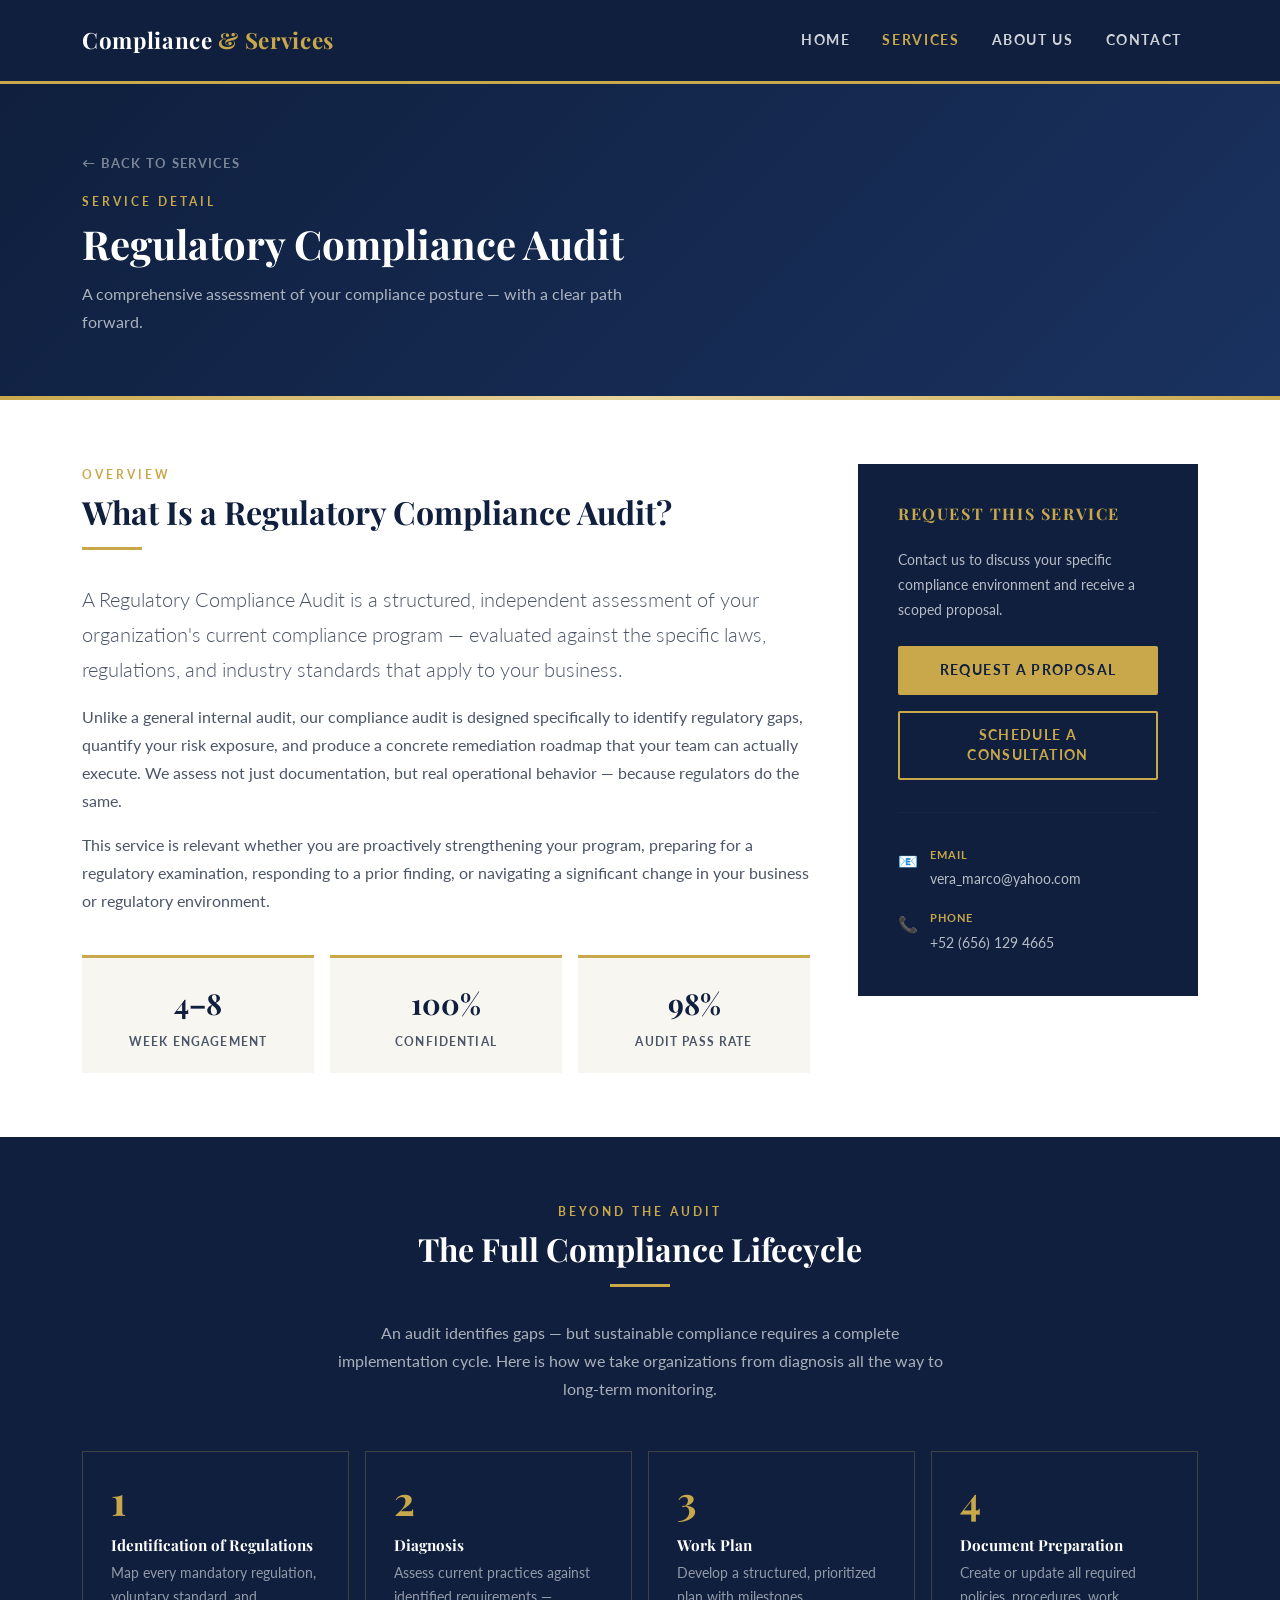
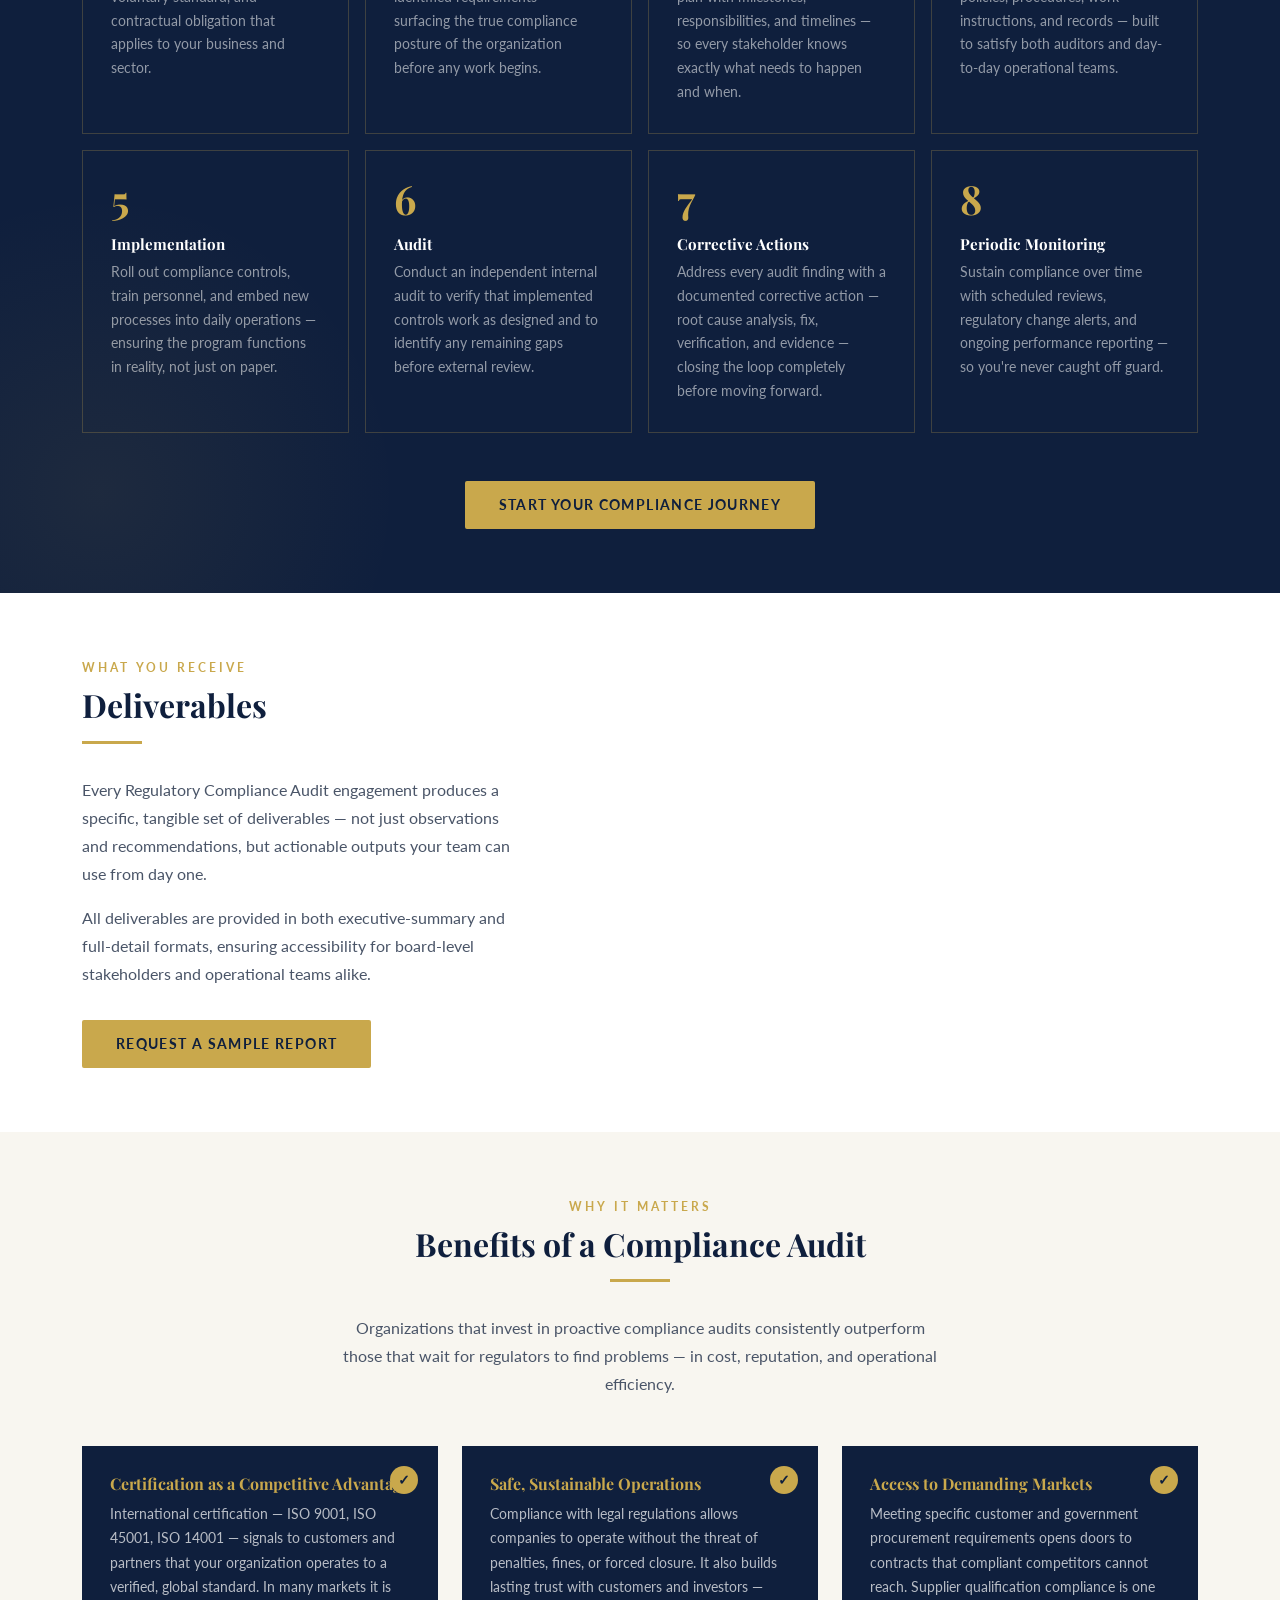
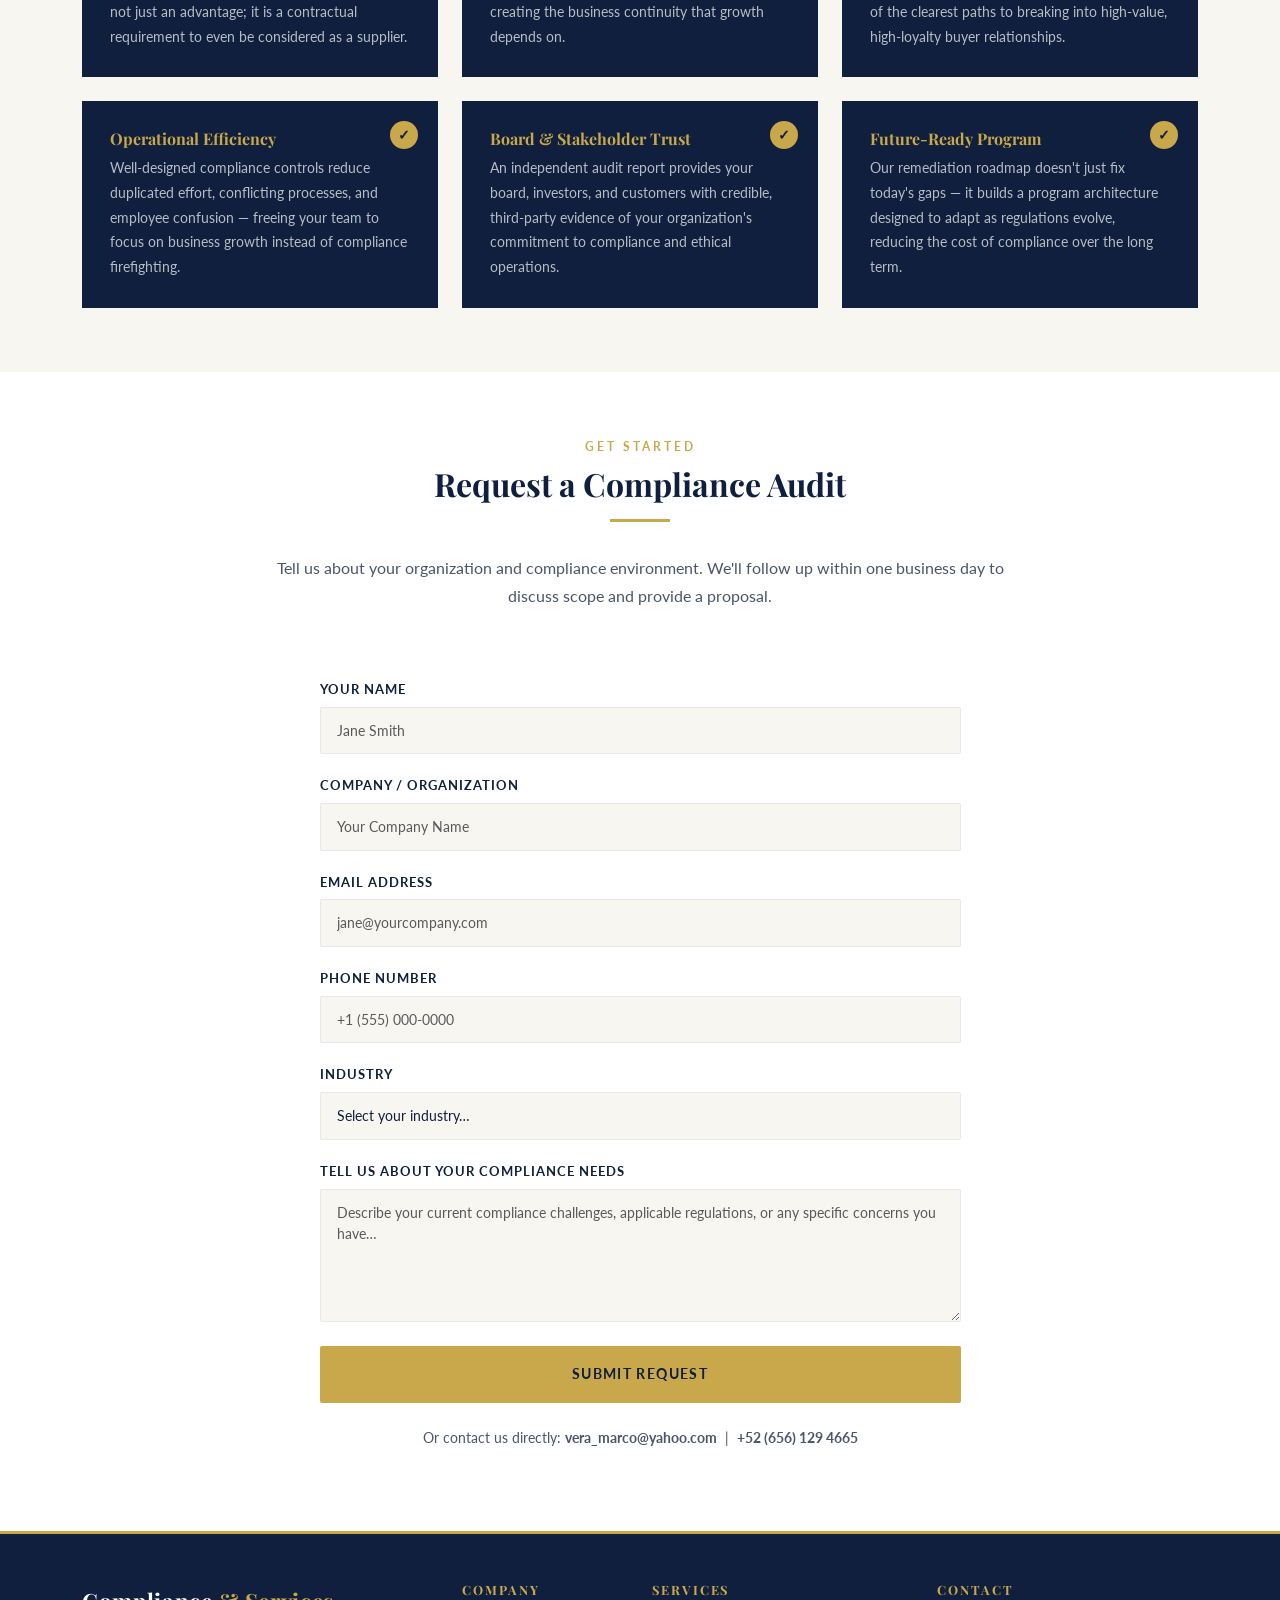
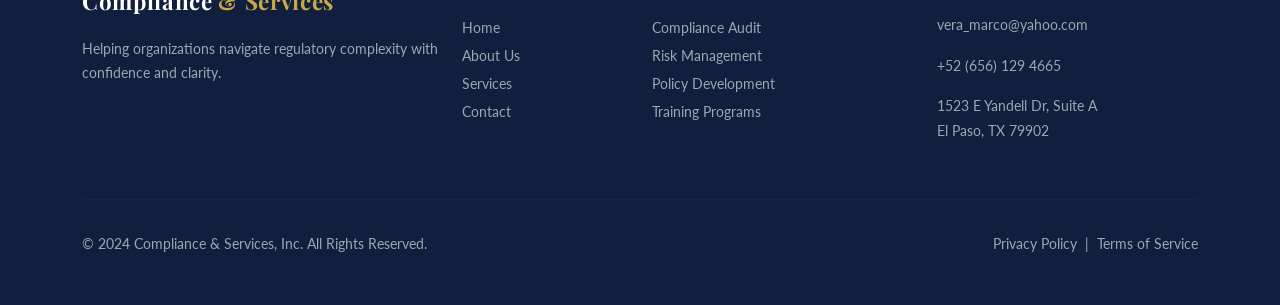
<file: pages/services/regulatory-compliance-audit.html>
<!DOCTYPE html>
<html lang="en">
<head>
    <meta charset="UTF-8">
    <meta name="viewport" content="width=device-width, initial-scale=1.0">
    <meta name="description" content="Regulatory Compliance Audit — Comprehensive gap analysis, risk assessment, and remediation roadmap by Compliance &amp; Services, Inc.">
    <title>Regulatory Compliance Audit — Compliance &amp; Services, Inc.</title>
    <link href="https://cdn.jsdelivr.net/npm/bootstrap@5.3.0-alpha1/dist/css/bootstrap.min.css" rel="stylesheet">
    <link rel="stylesheet" href="../../css/styles.css">
</head>
<body>

    <!-- ===== NAVBAR ===== -->
    <nav class="navbar navbar-expand-lg navbar-dark sticky-top">
        <div class="container">
            <a class="navbar-brand" href="../../index.html">
                Compliance <span>&amp; Services</span>
            </a>
            <button class="navbar-toggler" type="button" data-bs-toggle="collapse"
                data-bs-target="#navbarNav" aria-controls="navbarNav"
                aria-expanded="false" aria-label="Toggle navigation">
                <span class="navbar-toggler-icon"></span>
            </button>
            <div class="collapse navbar-collapse" id="navbarNav">
                <ul class="navbar-nav ms-auto">
                    <li class="nav-item"><a class="nav-link" href="../../index.html#home">Home</a></li>
                    <li class="nav-item"><a class="nav-link active" href="../services.html">Services</a></li>
                    <li class="nav-item"><a class="nav-link" href="../about.html">About Us</a></li>
                    <li class="nav-item"><a class="nav-link" href="../contact.html">Contact</a></li>
                </ul>
            </div>
        </div>
    </nav>

    <!-- ===== PAGE HEADER ===== -->
    <section class="page-header">
        <div class="container">
            <a href="../services.html" style="font-size: 0.8rem; font-weight: 700; letter-spacing: 0.1em; text-transform: uppercase; color: rgba(255,255,255,0.45); text-decoration: none; display: inline-block; margin-bottom: 1rem;">← Back to Services</a>
            <span class="section-eyebrow">Service Detail</span>
            <h1>Regulatory Compliance Audit</h1>
            <p>A comprehensive assessment of your compliance posture — with a clear path forward.</p>
        </div>
    </section>

    <!-- ===== INTRO OVERVIEW ===== -->
    <section class="py-5">
        <div class="container py-3">
            <div class="row g-5 align-items-start">

                <!-- Main Content -->
                <div class="col-lg-8">
                    <span class="section-eyebrow">Overview</span>
                    <h2>What Is a Regulatory Compliance Audit?</h2>
                    <div class="section-divider"></div>
                    <p class="lead">
                        A Regulatory Compliance Audit is a structured, independent assessment of your organization's 
                        current compliance program — evaluated against the specific laws, regulations, and 
                        industry standards that apply to your business.
                    </p>
                    <p>
                        Unlike a general internal audit, our compliance audit is designed specifically to identify 
                        regulatory gaps, quantify your risk exposure, and produce a concrete remediation roadmap 
                        that your team can actually execute. We assess not just documentation, but real operational 
                        behavior — because regulators do the same.
                    </p>
                    <p>
                        This service is relevant whether you are proactively strengthening your program, 
                        preparing for a regulatory examination, responding to a prior finding, or navigating 
                        a significant change in your business or regulatory environment.
                    </p>

                    <!-- Quick-stat bar -->
                    <div class="row g-3 mt-4">
                        <div class="col-4">
                            <div style="background: var(--off-white); border-top: 3px solid var(--gold); padding: 1.25rem; text-align: center;">
                                <div style="font-family: var(--font-display); font-size: 1.8rem; font-weight: 700; color: var(--navy);">4–8</div>
                                <span style="font-size: 0.72rem; font-weight: 700; letter-spacing: 0.1em; text-transform: uppercase; color: var(--slate); display: block; margin-top: 0.25rem;">Week Engagement</span>
                            </div>
                        </div>
                        <div class="col-4">
                            <div style="background: var(--off-white); border-top: 3px solid var(--gold); padding: 1.25rem; text-align: center;">
                                <div style="font-family: var(--font-display); font-size: 1.8rem; font-weight: 700; color: var(--navy);">100%</div>
                                <span style="font-size: 0.72rem; font-weight: 700; letter-spacing: 0.1em; text-transform: uppercase; color: var(--slate); display: block; margin-top: 0.25rem;">Confidential</span>
                            </div>
                        </div>
                        <div class="col-4">
                            <div style="background: var(--off-white); border-top: 3px solid var(--gold); padding: 1.25rem; text-align: center;">
                                <div style="font-family: var(--font-display); font-size: 1.8rem; font-weight: 700; color: var(--navy);">98%</div>
                                <span style="font-size: 0.72rem; font-weight: 700; letter-spacing: 0.1em; text-transform: uppercase; color: var(--slate); display: block; margin-top: 0.25rem;">Audit Pass Rate</span>
                            </div>
                        </div>
                    </div>
                </div>

                <!-- Sidebar CTA -->
                <div class="col-lg-4">
                    <div style="background: var(--navy); padding: 2.5rem; position: sticky; top: 100px;">
                        <h4 style="color: var(--gold); font-size: 1rem; font-weight: 700; letter-spacing: 0.1em; text-transform: uppercase; margin-bottom: 1.5rem;">Request This Service</h4>
                        <p style="color: rgba(255,255,255,0.7); font-size: 0.9rem; margin-bottom: 1.5rem;">
                            Contact us to discuss your specific compliance environment and receive a scoped proposal.
                        </p>
                        <a href="../contact.html?service=regulatory-compliance-audit" class="btn btn-gold d-block text-center mb-3">Request a Proposal</a>
                        <a href="../contact.html" class="btn btn-outline-gold d-block text-center">Schedule a Consultation</a>
                        <hr style="border-color: rgba(255,255,255,0.1); margin: 2rem 0;">
                        <div style="display: flex; gap: 0.75rem; align-items: flex-start; margin-bottom: 1rem;">
                            <span style="color: var(--gold); font-size: 1rem; flex-shrink: 0; margin-top: 2px;">📧</span>
                            <div>
                                <span style="font-size: 0.7rem; font-weight: 700; letter-spacing: 0.1em; text-transform: uppercase; color: var(--gold); display: block;">Email</span>
                                <span style="color: rgba(255,255,255,0.7); font-size: 0.85rem;">vera_marco@yahoo.com</span>
                            </div>
                        </div>
                        <div style="display: flex; gap: 0.75rem; align-items: flex-start;">
                            <span style="color: var(--gold); font-size: 1rem; flex-shrink: 0; margin-top: 2px;">📞</span>
                            <div>
                                <span style="font-size: 0.7rem; font-weight: 700; letter-spacing: 0.1em; text-transform: uppercase; color: var(--gold); display: block;">Phone</span>
                                <span style="color: rgba(255,255,255,0.7); font-size: 0.85rem;">+52 (656) 129 4665</span>
                            </div>
                        </div>
                    </div>
                </div>

            </div>
        </div>
    </section>

    <!-- ===== COMPLIANCE LIFECYCLE ===== -->
    <section class="py-5 why-section">
        <div class="container py-3">
            <div class="text-center mb-5">
                <span class="section-eyebrow">Beyond the Audit</span>
                <h2 style="color: white;">The Full Compliance Lifecycle</h2>
                <div class="section-divider center"></div>
                <p style="color: rgba(255,255,255,0.65); max-width: 620px; margin: 0 auto;">
                    An audit identifies gaps — but sustainable compliance requires a complete implementation cycle. 
                    Here is how we take organizations from diagnosis all the way to long-term monitoring.
                </p>
            </div>
            <div class="row g-3">
                <div class="col-lg-3 col-md-6">
                    <div style="border: 1px solid rgba(201,168,76,0.25); padding: 1.75rem; height: 100%;">
                        <div style="font-family: var(--font-display); font-size: 2.5rem; font-weight: 700; color: var(--gold); line-height: 1; margin-bottom: 1rem;">1</div>
                        <h5 style="color: white; font-size: 0.95rem; margin-bottom: 0.5rem;">Identification of Regulations</h5>
                        <p style="color: rgba(255,255,255,0.55); font-size: 0.85rem; margin: 0;">Map every mandatory regulation, voluntary standard, and contractual obligation that applies to your business and sector.</p>
                    </div>
                </div>
                <div class="col-lg-3 col-md-6">
                    <div style="border: 1px solid rgba(201,168,76,0.25); padding: 1.75rem; height: 100%;">
                        <div style="font-family: var(--font-display); font-size: 2.5rem; font-weight: 700; color: var(--gold); line-height: 1; margin-bottom: 1rem;">2</div>
                        <h5 style="color: white; font-size: 0.95rem; margin-bottom: 0.5rem;">Diagnosis</h5>
                        <p style="color: rgba(255,255,255,0.55); font-size: 0.85rem; margin: 0;">Assess current practices against identified requirements — surfacing the true compliance posture of the organization before any work begins.</p>
                    </div>
                </div>
                <div class="col-lg-3 col-md-6">
                    <div style="border: 1px solid rgba(201,168,76,0.25); padding: 1.75rem; height: 100%;">
                        <div style="font-family: var(--font-display); font-size: 2.5rem; font-weight: 700; color: var(--gold); line-height: 1; margin-bottom: 1rem;">3</div>
                        <h5 style="color: white; font-size: 0.95rem; margin-bottom: 0.5rem;">Work Plan</h5>
                        <p style="color: rgba(255,255,255,0.55); font-size: 0.85rem; margin: 0;">Develop a structured, prioritized plan with milestones, responsibilities, and timelines — so every stakeholder knows exactly what needs to happen and when.</p>
                    </div>
                </div>
                <div class="col-lg-3 col-md-6">
                    <div style="border: 1px solid rgba(201,168,76,0.25); padding: 1.75rem; height: 100%;">
                        <div style="font-family: var(--font-display); font-size: 2.5rem; font-weight: 700; color: var(--gold); line-height: 1; margin-bottom: 1rem;">4</div>
                        <h5 style="color: white; font-size: 0.95rem; margin-bottom: 0.5rem;">Document Preparation</h5>
                        <p style="color: rgba(255,255,255,0.55); font-size: 0.85rem; margin: 0;">Create or update all required policies, procedures, work instructions, and records — built to satisfy both auditors and day-to-day operational teams.</p>
                    </div>
                </div>
                <div class="col-lg-3 col-md-6">
                    <div style="border: 1px solid rgba(201,168,76,0.25); padding: 1.75rem; height: 100%;">
                        <div style="font-family: var(--font-display); font-size: 2.5rem; font-weight: 700; color: var(--gold); line-height: 1; margin-bottom: 1rem;">5</div>
                        <h5 style="color: white; font-size: 0.95rem; margin-bottom: 0.5rem;">Implementation</h5>
                        <p style="color: rgba(255,255,255,0.55); font-size: 0.85rem; margin: 0;">Roll out compliance controls, train personnel, and embed new processes into daily operations — ensuring the program functions in reality, not just on paper.</p>
                    </div>
                </div>
                <div class="col-lg-3 col-md-6">
                    <div style="border: 1px solid rgba(201,168,76,0.25); padding: 1.75rem; height: 100%;">
                        <div style="font-family: var(--font-display); font-size: 2.5rem; font-weight: 700; color: var(--gold); line-height: 1; margin-bottom: 1rem;">6</div>
                        <h5 style="color: white; font-size: 0.95rem; margin-bottom: 0.5rem;">Audit</h5>
                        <p style="color: rgba(255,255,255,0.55); font-size: 0.85rem; margin: 0;">Conduct an independent internal audit to verify that implemented controls work as designed and to identify any remaining gaps before external review.</p>
                    </div>
                </div>
                <div class="col-lg-3 col-md-6">
                    <div style="border: 1px solid rgba(201,168,76,0.25); padding: 1.75rem; height: 100%;">
                        <div style="font-family: var(--font-display); font-size: 2.5rem; font-weight: 700; color: var(--gold); line-height: 1; margin-bottom: 1rem;">7</div>
                        <h5 style="color: white; font-size: 0.95rem; margin-bottom: 0.5rem;">Corrective Actions</h5>
                        <p style="color: rgba(255,255,255,0.55); font-size: 0.85rem; margin: 0;">Address every audit finding with a documented corrective action — root cause analysis, fix, verification, and evidence — closing the loop completely before moving forward.</p>
                    </div>
                </div>
                <div class="col-lg-3 col-md-6">
                    <div style="border: 1px solid rgba(201,168,76,0.25); padding: 1.75rem; height: 100%;">
                        <div style="font-family: var(--font-display); font-size: 2.5rem; font-weight: 700; color: var(--gold); line-height: 1; margin-bottom: 1rem;">8</div>
                        <h5 style="color: white; font-size: 0.95rem; margin-bottom: 0.5rem;">Periodic Monitoring</h5>
                        <p style="color: rgba(255,255,255,0.55); font-size: 0.85rem; margin: 0;">Sustain compliance over time with scheduled reviews, regulatory change alerts, and ongoing performance reporting — so you're never caught off guard.</p>
                    </div>
                </div>
            </div>
            <div class="text-center mt-5">
                <a href="../contact.html" class="btn btn-gold">Start Your Compliance Journey</a>
            </div>
        </div>
    </section>

    <!-- ===== DELIVERABLES ===== -->
    <section id="deliverables" class="py-5">
        <div class="container py-3">
            <div class="row g-5 align-items-start">
                <div class="col-lg-5">
                    <span class="section-eyebrow">What You Receive</span>
                    <h2>Deliverables</h2>
                    <div class="section-divider"></div>
                    <p>
                        Every Regulatory Compliance Audit engagement produces a specific, tangible set of 
                        deliverables — not just observations and recommendations, but actionable outputs 
                        your team can use from day one.
                    </p>
                    <p>
                        All deliverables are provided in both executive-summary and full-detail formats, 
                        ensuring accessibility for board-level stakeholders and operational teams alike.
                    </p>
                    <a href="../contact.html" class="btn btn-gold mt-3">Request a Sample Report</a>
                </div>
            </div>
        </div>
    </section>

    <!-- ===== BENEFITS ===== -->
    <section id="benefits" class="py-5 bg-off-white">
        <div class="container py-3">
            <div class="text-center mb-5">
                <span class="section-eyebrow">Why It Matters</span>
                <h2>Benefits of a Compliance Audit</h2>
                <div class="section-divider center"></div>
                <p style="max-width: 600px; margin: 0 auto;">
                    Organizations that invest in proactive compliance audits consistently outperform those 
                    that wait for regulators to find problems — in cost, reputation, and operational efficiency.
                </p>
            </div>

            <div class="row g-4">
                <div class="col-lg-4 col-md-6">
                    <div class="benefit-card">
                        <h5>Certification as a Competitive Advantage</h5>
                        <p>International certification — ISO 9001, ISO 45001, ISO 14001 — signals to customers and partners that your organization operates to a verified, global standard. In many markets it is not just an advantage; it is a contractual requirement to even be considered as a supplier.</p>
                    </div>
                </div>
                <div class="col-lg-4 col-md-6">
                    <div class="benefit-card">
                        <h5>Safe, Sustainable Operations</h5>
                        <p>Compliance with legal regulations allows companies to operate without the threat of penalties, fines, or forced closure. It also builds lasting trust with customers and investors — creating the business continuity that growth depends on.</p>
                    </div>
                </div>
                <div class="col-lg-4 col-md-6">
                    <div class="benefit-card">
                        <h5>Access to Demanding Markets</h5>
                        <p>Meeting specific customer and government procurement requirements opens doors to contracts that compliant competitors cannot reach. Supplier qualification compliance is one of the clearest paths to breaking into high-value, high-loyalty buyer relationships.</p>
                    </div>
                </div>
                <div class="col-lg-4 col-md-6">
                    <div class="benefit-card">
                        <h5>Operational Efficiency</h5>
                        <p>Well-designed compliance controls reduce duplicated effort, conflicting processes, and employee confusion — freeing your team to focus on business growth instead of compliance firefighting.</p>
                    </div>
                </div>
                <div class="col-lg-4 col-md-6">
                    <div class="benefit-card">
                        <h5>Board &amp; Stakeholder Trust</h5>
                        <p>An independent audit report provides your board, investors, and customers with credible, third-party evidence of your organization's commitment to compliance and ethical operations.</p>
                    </div>
                </div>
                <div class="col-lg-4 col-md-6">
                    <div class="benefit-card">
                        <h5>Future-Ready Program</h5>
                        <p>Our remediation roadmap doesn't just fix today's gaps — it builds a program architecture designed to adapt as regulations evolve, reducing the cost of compliance over the long term.</p>
                    </div>
                </div>
            </div>
        </div>
    </section>

    <!-- ===== INLINE ORDER / CONTACT FORM ===== -->
    <section id="engage" class="py-5">
        <div class="container py-3">
            <div class="row justify-content-center">
                <div class="col-lg-8 text-center mb-5">
                    <span class="section-eyebrow">Get Started</span>
                    <h2>Request a Compliance Audit</h2>
                    <div class="section-divider center"></div>
                    <p>
                        Tell us about your organization and compliance environment. 
                        We'll follow up within one business day to discuss scope and provide a proposal.
                    </p>
                </div>
            </div>

            <div class="row justify-content-center">
                <div class="col-lg-7 col-md-9">
                    <form id="contactForm" action="https://formspree.io/f/YOUR_FORM_ID" method="POST">
                        <div class="mb-3">
                            <label for="name" class="form-label">Your Name</label>
                            <input type="text" class="form-control" id="name" name="name" placeholder="Jane Smith" required>
                        </div>
                        <div class="mb-3">
                            <label for="company" class="form-label">Company / Organization</label>
                            <input type="text" class="form-control" id="company" name="company" placeholder="Your Company Name" required>
                        </div>
                        <div class="mb-3">
                            <label for="email" class="form-label">Email Address</label>
                            <input type="email" class="form-control" id="email" name="email" placeholder="jane@yourcompany.com" required>
                        </div>
                        <div class="mb-3">
                            <label for="phone" class="form-label">Phone Number</label>
                            <input type="tel" class="form-control" id="phone" name="phone" placeholder="+1 (555) 000-0000">
                        </div>
                        <div class="mb-3">
                            <label for="industry" class="form-label">Industry</label>
                            <select class="form-control" id="industry" name="industry">
                                <option value="">Select your industry…</option>
                                <option>Financial Services</option>
                                <option>Healthcare</option>
                                <option>Manufacturing</option>
                                <option>Technology</option>
                                <option>Construction</option>
                                <option>Education</option>
                                <option>Other</option>
                            </select>
                        </div>
                        <div class="mb-4">
                            <label for="message" class="form-label">Tell Us About Your Compliance Needs</label>
                            <textarea class="form-control" id="message" name="message" rows="5"
                                placeholder="Describe your current compliance challenges, applicable regulations, or any specific concerns you have…" required></textarea>
                        </div>
                        <input type="hidden" name="_service" value="Regulatory Compliance Audit">
                        <div class="d-grid">
                            <button type="submit" class="btn btn-gold py-3">Submit Request</button>
                        </div>
                    </form>
                    <p class="text-center mt-4" style="font-size: 0.85rem; color: var(--slate);">
                        Or contact us directly: <strong>vera_marco@yahoo.com</strong> &nbsp;|&nbsp; <strong>+52 (656) 129 4665</strong>
                    </p>
                </div>
            </div>
        </div>
    </section>

    <!-- ===== FOOTER ===== -->
    <footer class="py-5">
        <div class="container">
            <div class="row g-4 pb-4">
                <div class="col-lg-4">
                    <a class="navbar-brand mb-3 d-block" href="../../index.html" style="padding: 0;">
                        Compliance <span>&amp; Services</span>
                    </a>
                    <p>Helping organizations navigate regulatory complexity with confidence and clarity.</p>
                </div>
                <div class="col-lg-2 col-6">
                    <h5>Company</h5>
                    <ul class="list-unstyled">
                        <li><a href="../../index.html">Home</a></li>
                        <li><a href="../about.html">About Us</a></li>
                        <li><a href="../services.html">Services</a></li>
                        <li><a href="../contact.html">Contact</a></li>
                    </ul>
                </div>
                <div class="col-lg-3 col-6">
                    <h5>Services</h5>
                    <ul class="list-unstyled">
                        <li><a href="regulatory-compliance-audit.html">Compliance Audit</a></li>
                        <li><a href="../services.html">Risk Management</a></li>
                        <li><a href="../services.html">Policy Development</a></li>
                        <li><a href="../services.html">Training Programs</a></li>
                    </ul>
                </div>
                <div class="col-lg-3">
                    <h5>Contact</h5>
                    <p>vera_marco@yahoo.com</p>
                    <p>+52 (656) 129 4665</p>
                    <p>1523 E Yandell Dr, Suite A<br>El Paso, TX 79902</p>
                </div>
            </div>
            <hr class="footer-divider">
            <div class="d-flex justify-content-between align-items-center flex-wrap gap-2 pt-3">
                <p style="margin: 0;">&copy; 2024 Compliance &amp; Services, Inc. All Rights Reserved.</p>
                <p style="margin: 0;"><a href="#">Privacy Policy</a> &nbsp;|&nbsp; <a href="#">Terms of Service</a></p>
            </div>
        </div>
    </footer>

    <script src="https://cdn.jsdelivr.net/npm/bootstrap@5.3.0-alpha1/dist/js/bootstrap.bundle.min.js"></script>
    <script src="../../js/scripts.js"></script>
</body>
</html>
</file>
<file: css/styles.css>
/* =============================================
   COMPLIANCE CONSULTING INC. — GLOBAL STYLES
   ============================================= */

@import url('https://fonts.googleapis.com/css2?family=Playfair+Display:wght@400;600;700&family=Lato:wght@300;400;700&display=swap');

/* ---- CSS Variables ---- */
:root {
    --navy:      #0f1f3d;
    --navy-mid:  #1a3260;
    --gold:      #c9a84c;
    --gold-light:#e8d5a0;
    --off-white: #f8f6f0;
    --slate:     #4a5568;
    --light-gray:#e8e8e8;
    --white:     #ffffff;
    --font-display: 'Playfair Display', Georgia, serif;
    --font-body:    'Lato', sans-serif;
}

/* ---- Base ---- */
*, *::before, *::after { box-sizing: border-box; }

body {
    font-family: var(--font-body);
    font-weight: 400;
    color: var(--navy);
    background-color: var(--white);
    line-height: 1.75;
    margin: 0;
}

h1, h2, h3, h4, h5 {
    font-family: var(--font-display);
    font-weight: 700;
    color: var(--navy);
    line-height: 1.2;
}

p { color: var(--slate); }

a { color: var(--gold); text-decoration: none; }
a:hover { color: var(--navy); }

/* ---- Navbar ---- */
.navbar {
    background-color: var(--navy) !important;
    padding: 1rem 2rem;
    border-bottom: 3px solid var(--gold);
}

.navbar-brand {
    font-family: var(--font-display);
    font-size: 1.4rem;
    font-weight: 700;
    color: var(--white) !important;
    letter-spacing: 0.03em;
}

.navbar-brand span {
    color: var(--gold);
}

.nav-link {
    font-family: var(--font-body);
    font-weight: 700;
    font-size: 0.85rem;
    letter-spacing: 0.12em;
    text-transform: uppercase;
    color: rgba(255,255,255,0.8) !important;
    padding: 0.5rem 1rem !important;
    transition: color 0.2s ease;
}

.nav-link:hover, .nav-link.active {
    color: var(--gold) !important;
}

/* ---- Hero Section ---- */
.hero {
    background: linear-gradient(135deg, var(--navy) 0%, var(--navy-mid) 60%, #2a4a7f 100%);
    min-height: 70vh;
    position: relative;
    overflow: hidden;
}

.hero::before {
    content: '';
    position: absolute;
    inset: 0;
    background-image:
        repeating-linear-gradient(
            0deg,
            transparent,
            transparent 59px,
            rgba(201,168,76,0.06) 60px
        ),
        repeating-linear-gradient(
            90deg,
            transparent,
            transparent 59px,
            rgba(201,168,76,0.06) 60px
        );
    pointer-events: none;
}

.hero::after {
    content: '';
    position: absolute;
    right: -100px;
    top: -100px;
    width: 600px;
    height: 600px;
    border-radius: 50%;
    background: radial-gradient(circle, rgba(201,168,76,0.12) 0%, transparent 70%);
    pointer-events: none;
}

.hero-content {
    position: relative;
    z-index: 2;
}

.hero-eyebrow {
    font-family: var(--font-body);
    font-size: 0.8rem;
    font-weight: 700;
    letter-spacing: 0.25em;
    text-transform: uppercase;
    color: var(--gold);
    margin-bottom: 1rem;
    display: block;
}

.hero h1 {
    color: var(--white);
    font-size: clamp(2rem, 5vw, 3.5rem);
    margin-bottom: 1.5rem;
}

.hero h1 span {
    color: var(--gold);
}

.hero p {
    color: rgba(255,255,255,0.75);
    font-size: 1.1rem;
    max-width: 560px;
}

/* ---- Buttons ---- */
.btn-gold {
    background-color: var(--gold);
    color: var(--navy);
    font-family: var(--font-body);
    font-weight: 700;
    font-size: 0.85rem;
    letter-spacing: 0.1em;
    text-transform: uppercase;
    border: 2px solid var(--gold);
    border-radius: 2px;
    padding: 0.75rem 2rem;
    transition: all 0.25s ease;
}

.btn-gold:hover {
    background-color: transparent;
    color: var(--gold);
}

.btn-outline-gold {
    background-color: transparent;
    color: var(--gold);
    font-family: var(--font-body);
    font-weight: 700;
    font-size: 0.85rem;
    letter-spacing: 0.1em;
    text-transform: uppercase;
    border: 2px solid var(--gold);
    border-radius: 2px;
    padding: 0.75rem 2rem;
    transition: all 0.25s ease;
}

.btn-outline-gold:hover {
    background-color: var(--gold);
    color: var(--navy);
}

.btn-outline-navy {
    background-color: transparent;
    color: var(--navy);
    font-family: var(--font-body);
    font-weight: 700;
    font-size: 0.85rem;
    letter-spacing: 0.1em;
    text-transform: uppercase;
    border: 2px solid var(--navy);
    border-radius: 2px;
    padding: 0.75rem 2rem;
    transition: all 0.25s ease;
}

.btn-outline-navy:hover {
    background-color: var(--navy);
    color: var(--white);
}

/* ---- Section Labels ---- */
.section-eyebrow {
    font-family: var(--font-body);
    font-size: 0.75rem;
    font-weight: 700;
    letter-spacing: 0.25em;
    text-transform: uppercase;
    color: var(--gold);
    display: block;
    margin-bottom: 0.5rem;
}

.section-divider {
    width: 60px;
    height: 3px;
    background-color: var(--gold);
    margin: 1rem 0 2rem 0;
}

.section-divider.center {
    margin: 1rem auto 2rem auto;
}

/* ---- Service Cards (Homepage Grid) ---- */
.service-card {
    background-color: var(--white);
    border: 1px solid var(--light-gray);
    border-top: 4px solid var(--gold);
    padding: 2rem 1.75rem;
    height: 100%;
    transition: transform 0.25s ease, box-shadow 0.25s ease;
    cursor: pointer;
}

.service-card:hover {
    transform: translateY(-6px);
    box-shadow: 0 16px 40px rgba(15,31,61,0.12);
}

.service-card .service-icon {
    width: 52px;
    height: 52px;
    background-color: rgba(201,168,76,0.12);
    border-radius: 4px;
    display: flex;
    align-items: center;
    justify-content: center;
    margin-bottom: 1.25rem;
    font-size: 1.5rem;
}

.service-card h5 {
    font-size: 1.1rem;
    margin-bottom: 0.75rem;
}

.service-card p {
    font-size: 0.9rem;
    margin-bottom: 0;
}

/* ---- Why Choose Us ---- */
.why-section {
    background-color: var(--navy);
    position: relative;
    overflow: hidden;
}

.why-section::before {
    content: '';
    position: absolute;
    left: -200px;
    bottom: -200px;
    width: 600px;
    height: 600px;
    border-radius: 50%;
    background: radial-gradient(circle, rgba(201,168,76,0.08) 0%, transparent 70%);
    pointer-events: none;
}

.why-card {
    border-left: 3px solid var(--gold);
    padding-left: 1.5rem;
    margin-bottom: 2rem;
}

.why-card h5 {
    color: var(--white);
    font-size: 1rem;
    margin-bottom: 0.4rem;
}

.why-card p {
    color: rgba(255,255,255,0.65);
    font-size: 0.9rem;
    margin: 0;
}

.why-stat {
    text-align: center;
    padding: 2rem 1rem;
    border: 1px solid rgba(201,168,76,0.25);
}

.why-stat .stat-number {
    font-family: var(--font-display);
    font-size: 3rem;
    font-weight: 700;
    color: var(--gold);
    line-height: 1;
}

.why-stat .stat-label {
    font-size: 0.8rem;
    font-weight: 700;
    letter-spacing: 0.1em;
    text-transform: uppercase;
    color: rgba(255,255,255,0.6);
    margin-top: 0.5rem;
    display: block;
}

/* ---- About / Mission section ---- */
.value-card {
    background-color: var(--off-white);
    border-bottom: 4px solid var(--gold);
    padding: 2rem 1.5rem;
    height: 100%;
}

.value-card h4 {
    font-size: 1.2rem;
    margin-bottom: 1rem;
}

/* ---- Services Overview Page ---- */
.service-row {
    padding: 3rem 0;
    border-bottom: 1px solid var(--light-gray);
}

.service-row:last-child {
    border-bottom: none;
}

/* ---- Dedicated Service Page ---- */
.process-step {
    display: flex;
    gap: 1.5rem;
    margin-bottom: 2.5rem;
    align-items: flex-start;
}

.step-number {
    flex-shrink: 0;
    width: 48px;
    height: 48px;
    background-color: var(--navy);
    color: var(--gold);
    font-family: var(--font-display);
    font-size: 1.2rem;
    font-weight: 700;
    border-radius: 50%;
    display: flex;
    align-items: center;
    justify-content: center;
}

.deliverable-item {
    background-color: var(--off-white);
    border-left: 4px solid var(--gold);
    padding: 1rem 1.25rem;
    margin-bottom: 0.75rem;
    font-size: 0.95rem;
    color: var(--navy);
    font-weight: 700;
}

.benefit-card {
    background-color: var(--navy);
    color: var(--white);
    padding: 1.75rem;
    height: 100%;
    position: relative;
}

.benefit-card::before {
    content: '✓';
    position: absolute;
    top: 1.25rem;
    right: 1.25rem;
    width: 28px;
    height: 28px;
    background-color: var(--gold);
    color: var(--navy);
    border-radius: 50%;
    display: flex;
    align-items: center;
    justify-content: center;
    font-size: 0.85rem;
    font-weight: 900;
    line-height: 28px;
    text-align: center;
}

.benefit-card h5 {
    color: var(--gold);
    font-size: 1rem;
    margin-bottom: 0.5rem;
}

.benefit-card p {
    color: rgba(255,255,255,0.7);
    font-size: 0.88rem;
    margin: 0;
}

/* ---- Contact Form ---- */
.contact-info-block {
    background-color: var(--navy);
    padding: 2.5rem;
    color: var(--white);
    height: 100%;
}

.contact-info-block h4 {
    color: var(--white);
    margin-bottom: 2rem;
}

.contact-info-item {
    display: flex;
    gap: 1rem;
    align-items: flex-start;
    margin-bottom: 1.75rem;
}

.contact-info-item .ci-icon {
    width: 44px;
    height: 44px;
    background-color: rgba(201,168,76,0.15);
    border: 1px solid rgba(201,168,76,0.4);
    border-radius: 4px;
    display: flex;
    align-items: center;
    justify-content: center;
    flex-shrink: 0;
    font-size: 1.1rem;
}

.contact-info-item .ci-label {
    font-size: 0.7rem;
    font-weight: 700;
    letter-spacing: 0.15em;
    text-transform: uppercase;
    color: var(--gold);
    display: block;
    margin-bottom: 0.2rem;
}

.contact-info-item .ci-value {
    color: rgba(255,255,255,0.85);
    font-size: 0.95rem;
    margin: 0;
}

.form-control {
    border: 1px solid var(--light-gray);
    border-radius: 2px;
    padding: 0.75rem 1rem;
    font-family: var(--font-body);
    font-size: 0.9rem;
    color: var(--navy);
    background-color: var(--off-white);
    transition: border-color 0.2s ease;
}

.form-control:focus {
    border-color: var(--navy);
    box-shadow: 0 0 0 3px rgba(15,31,61,0.08);
    background-color: var(--white);
}

.form-label {
    font-family: var(--font-body);
    font-weight: 700;
    font-size: 0.8rem;
    letter-spacing: 0.08em;
    text-transform: uppercase;
    color: var(--navy);
    margin-bottom: 0.4rem;
}

/* ---- Page Header Banner ---- */
.page-header {
    background: linear-gradient(135deg, var(--navy) 0%, var(--navy-mid) 100%);
    padding: 4rem 0 3rem;
    position: relative;
    overflow: hidden;
}

.page-header::after {
    content: '';
    position: absolute;
    bottom: 0;
    left: 0;
    right: 0;
    height: 4px;
    background: linear-gradient(90deg, var(--gold), var(--gold-light), var(--gold));
}

.page-header h1 {
    color: var(--white);
    margin-bottom: 0.75rem;
}

.page-header p {
    color: rgba(255,255,255,0.65);
    max-width: 600px;
}

/* ---- Footer ---- */
footer {
    background-color: var(--navy) !important;
    border-top: 3px solid var(--gold);
}

footer h5 {
    color: var(--gold);
    font-size: 0.8rem;
    font-weight: 700;
    letter-spacing: 0.15em;
    text-transform: uppercase;
    margin-bottom: 1rem;
}

footer p, footer a {
    color: rgba(255,255,255,0.6);
    font-size: 0.88rem;
}

footer a:hover {
    color: var(--gold);
}

.footer-divider {
    border-color: rgba(255,255,255,0.1);
}

/* ---- Utilities ---- */
.bg-off-white { background-color: var(--off-white); }
.bg-navy      { background-color: var(--navy); }
.text-gold    { color: var(--gold) !important; }
.text-navy    { color: var(--navy) !important; }

/* ---- Animations ---- */
@keyframes fadeUp {
    from { opacity: 0; transform: translateY(24px); }
    to   { opacity: 1; transform: translateY(0); }
}

.fade-up {
    opacity: 0;
    animation: fadeUp 0.7s ease forwards;
}

.fade-up-1 { animation-delay: 0.1s; }
.fade-up-2 { animation-delay: 0.25s; }
.fade-up-3 { animation-delay: 0.4s; }
.fade-up-4 { animation-delay: 0.55s; }

/* ---- Responsive ---- */
@media (max-width: 768px) {
    .hero { min-height: 80vh; }
    .why-stat { margin-bottom: 1rem; }
    .process-step { flex-direction: column; }
    .contact-info-block { margin-bottom: 2rem; }
}
</file>
